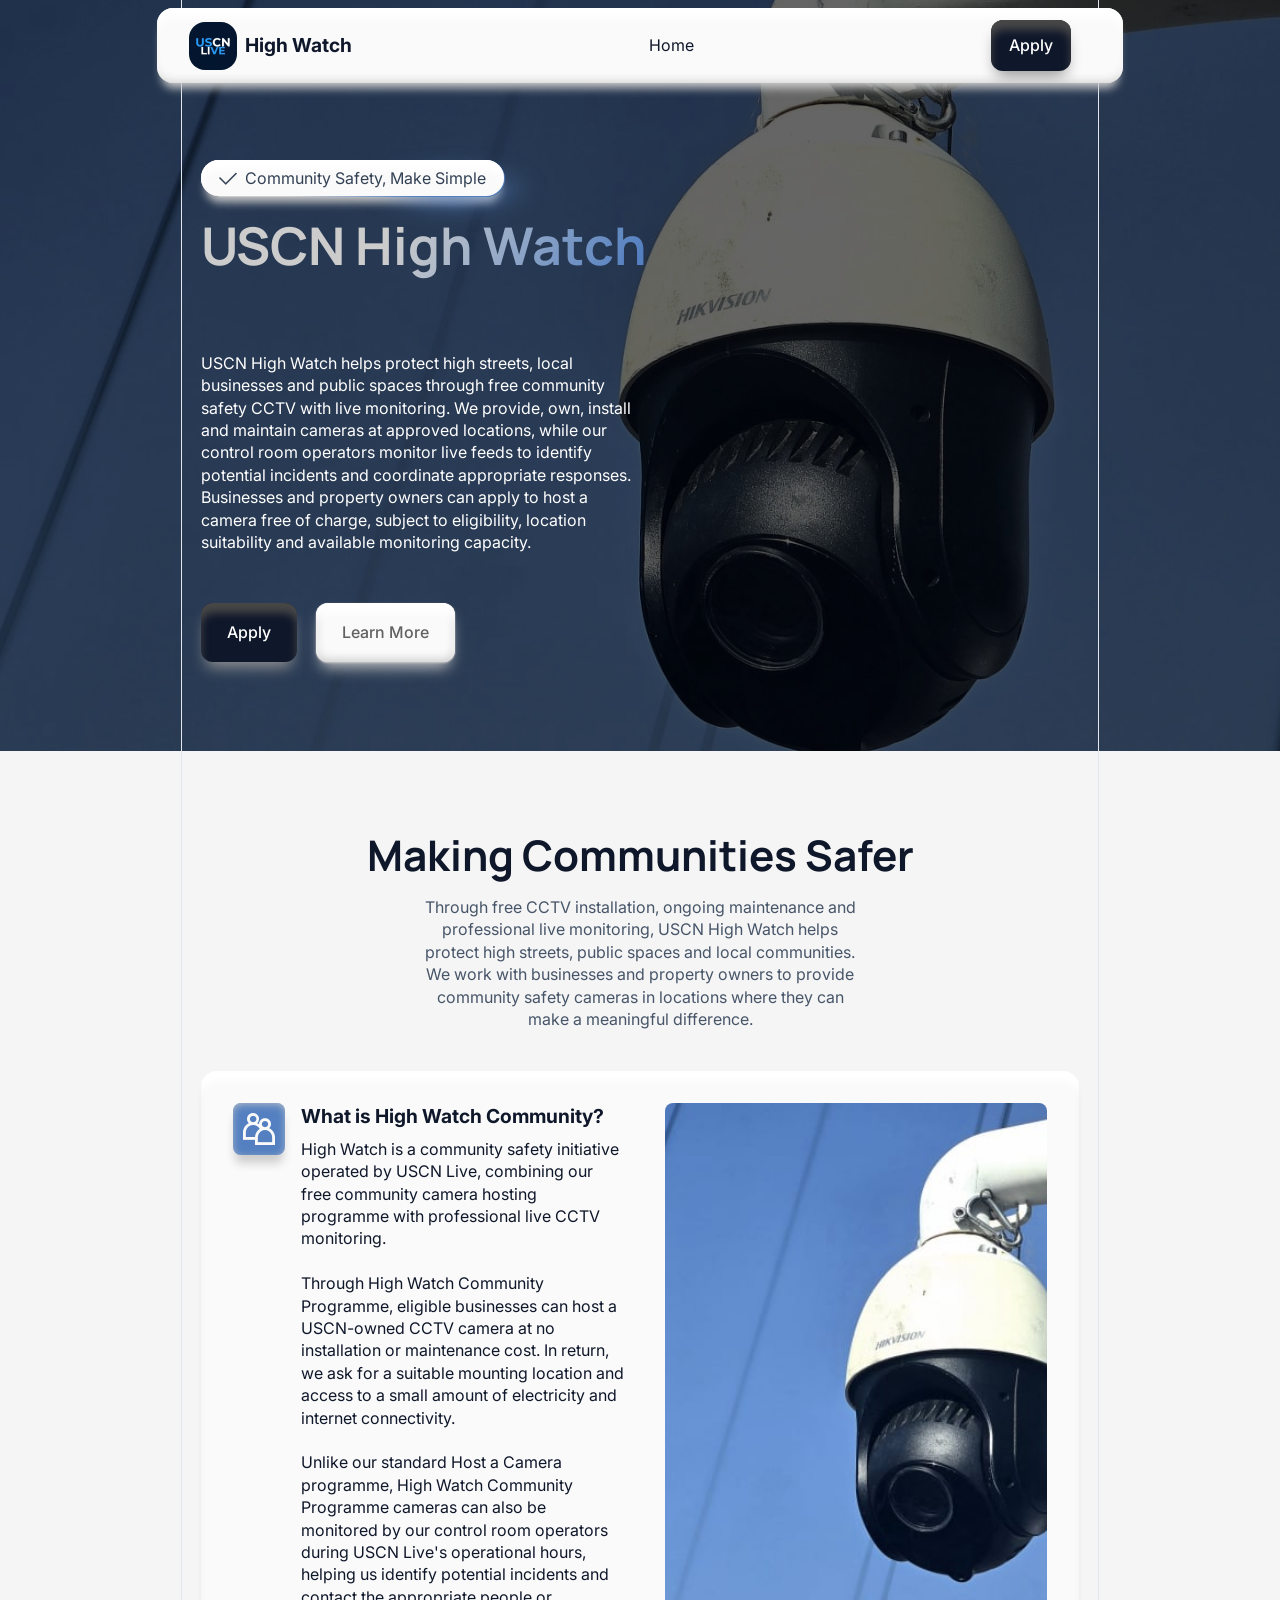
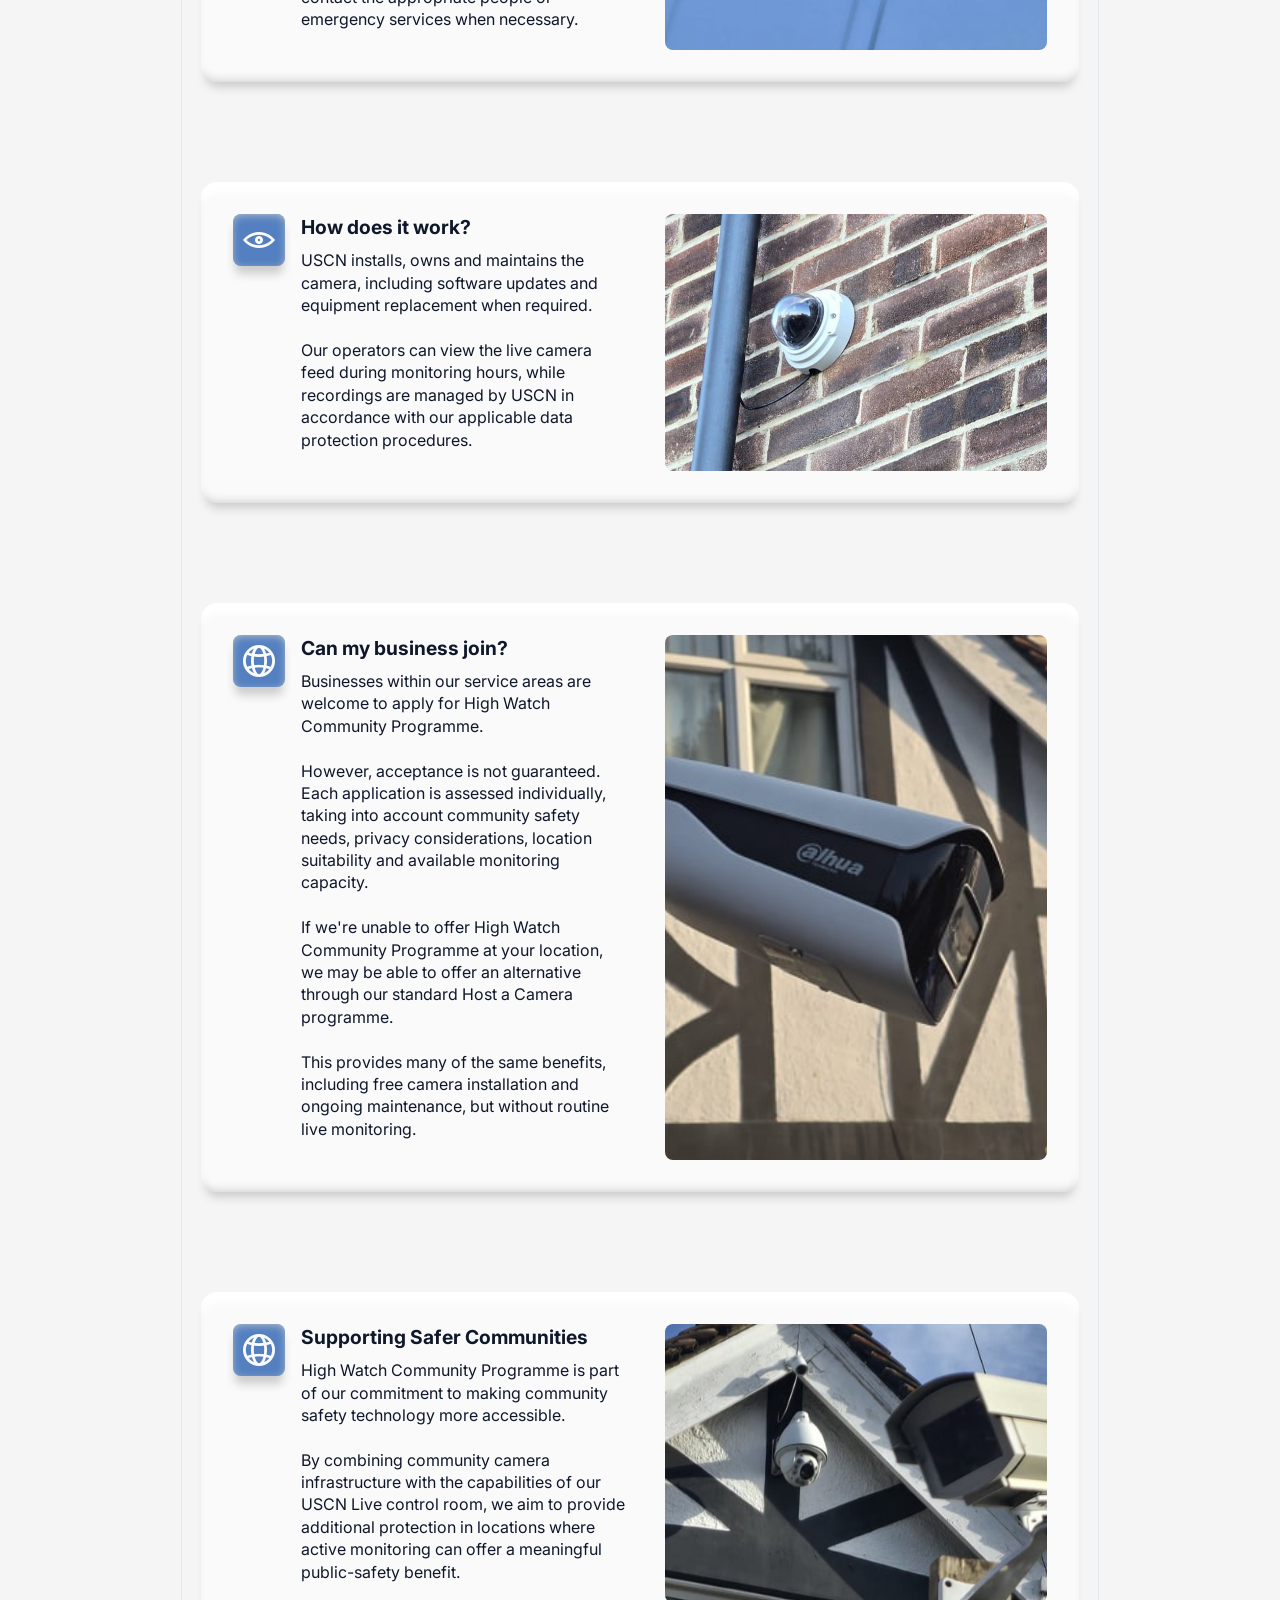
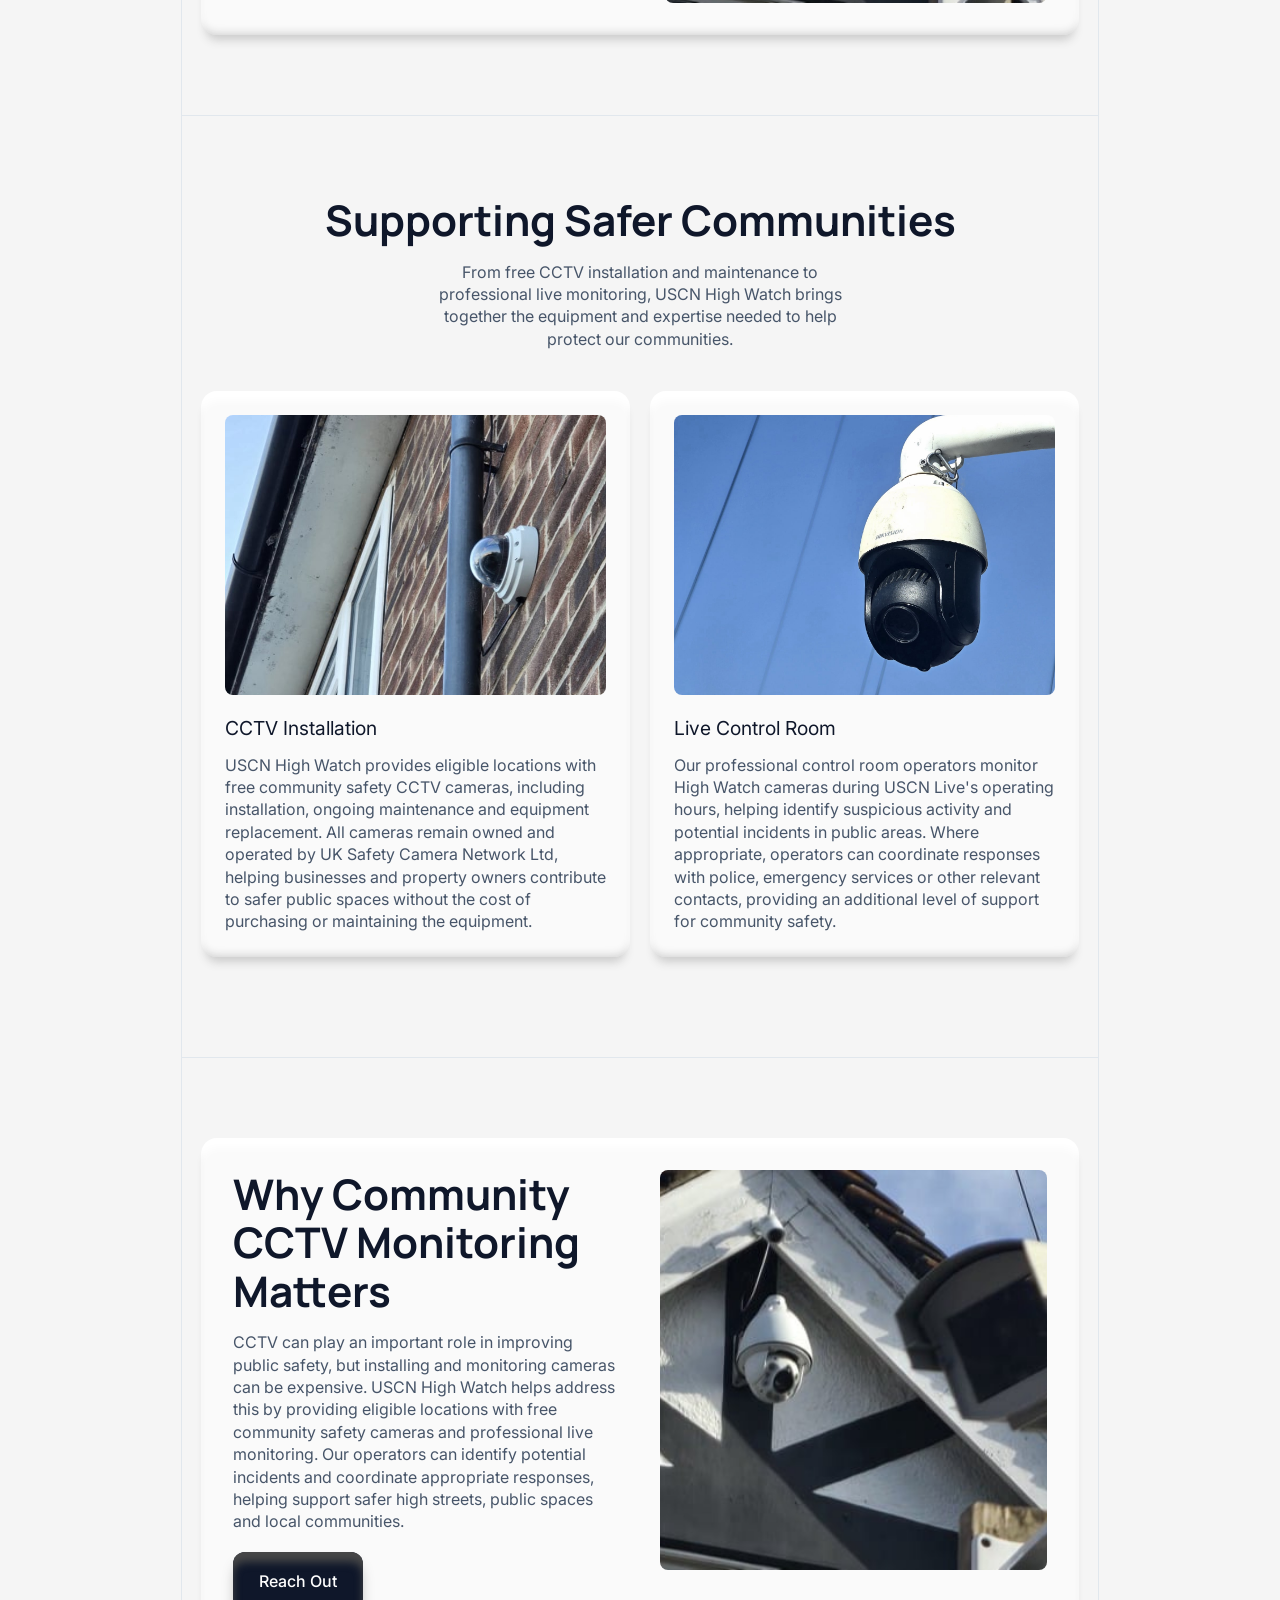
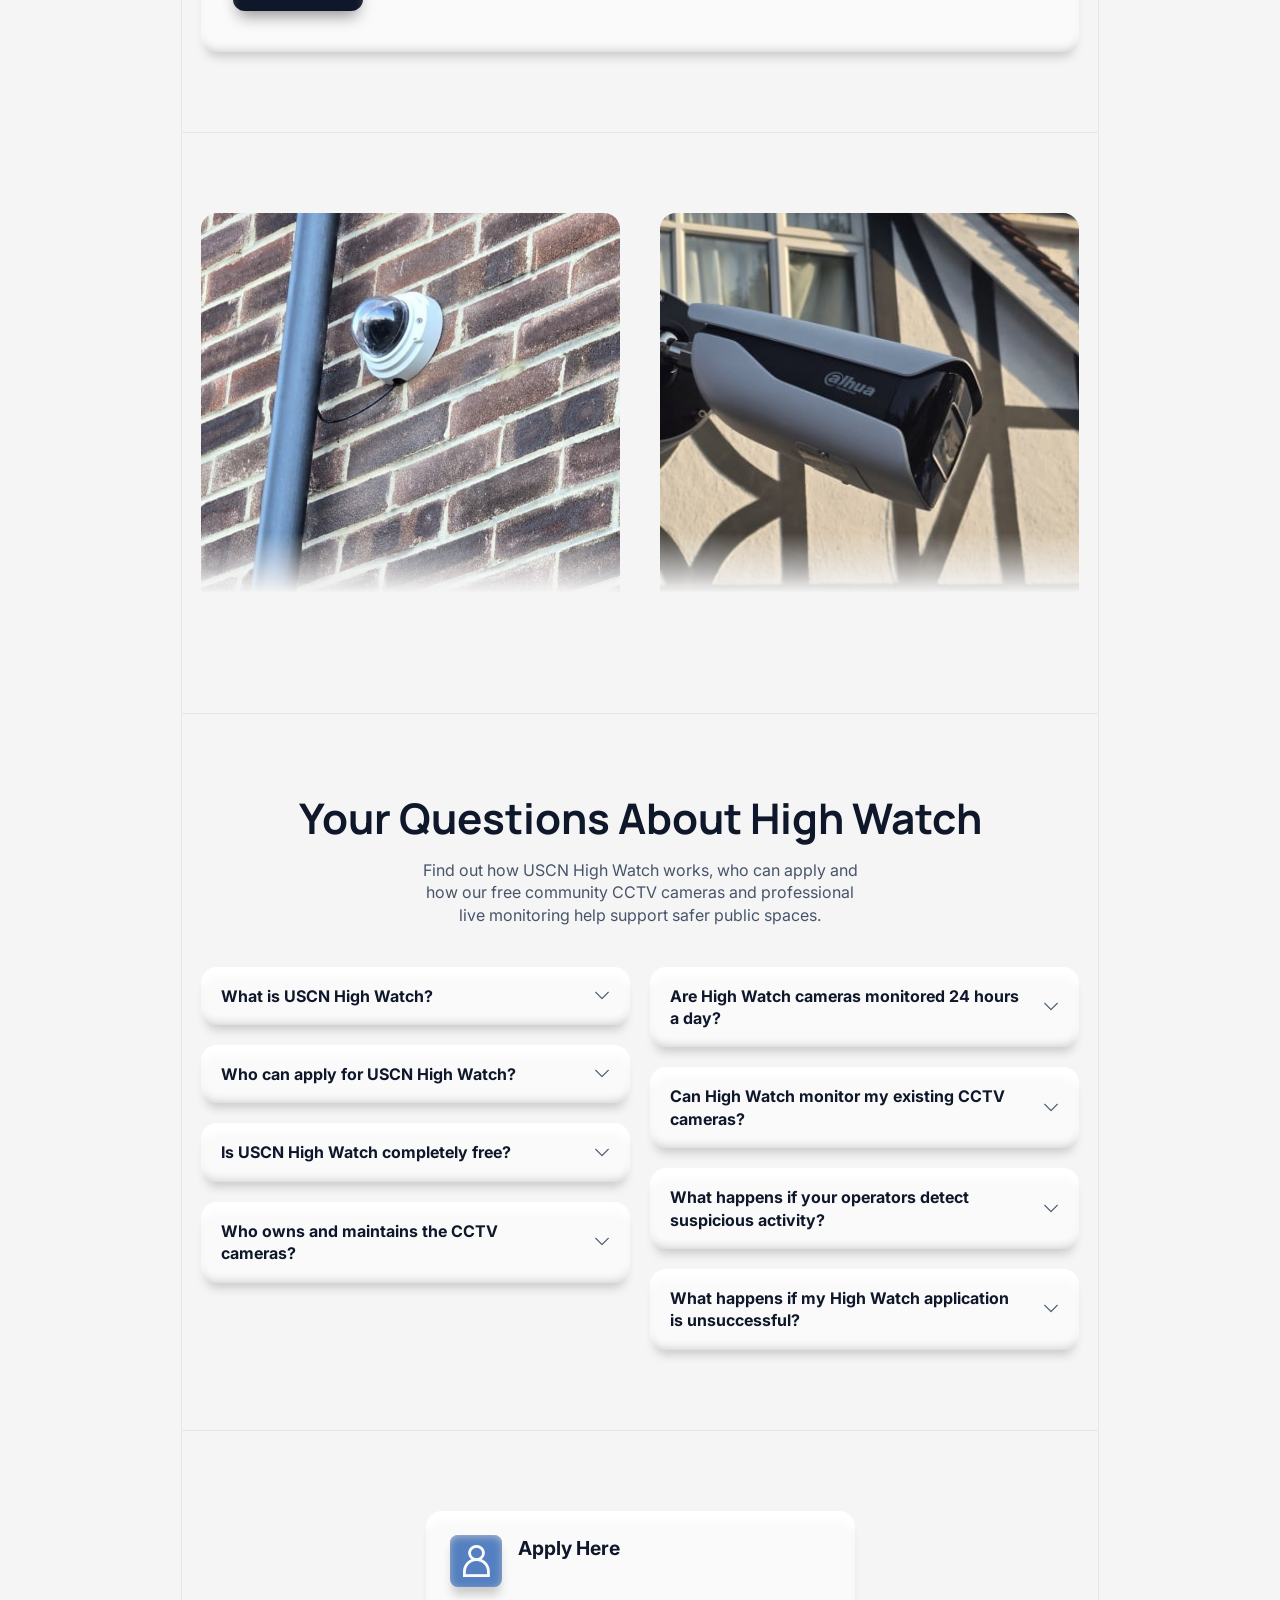
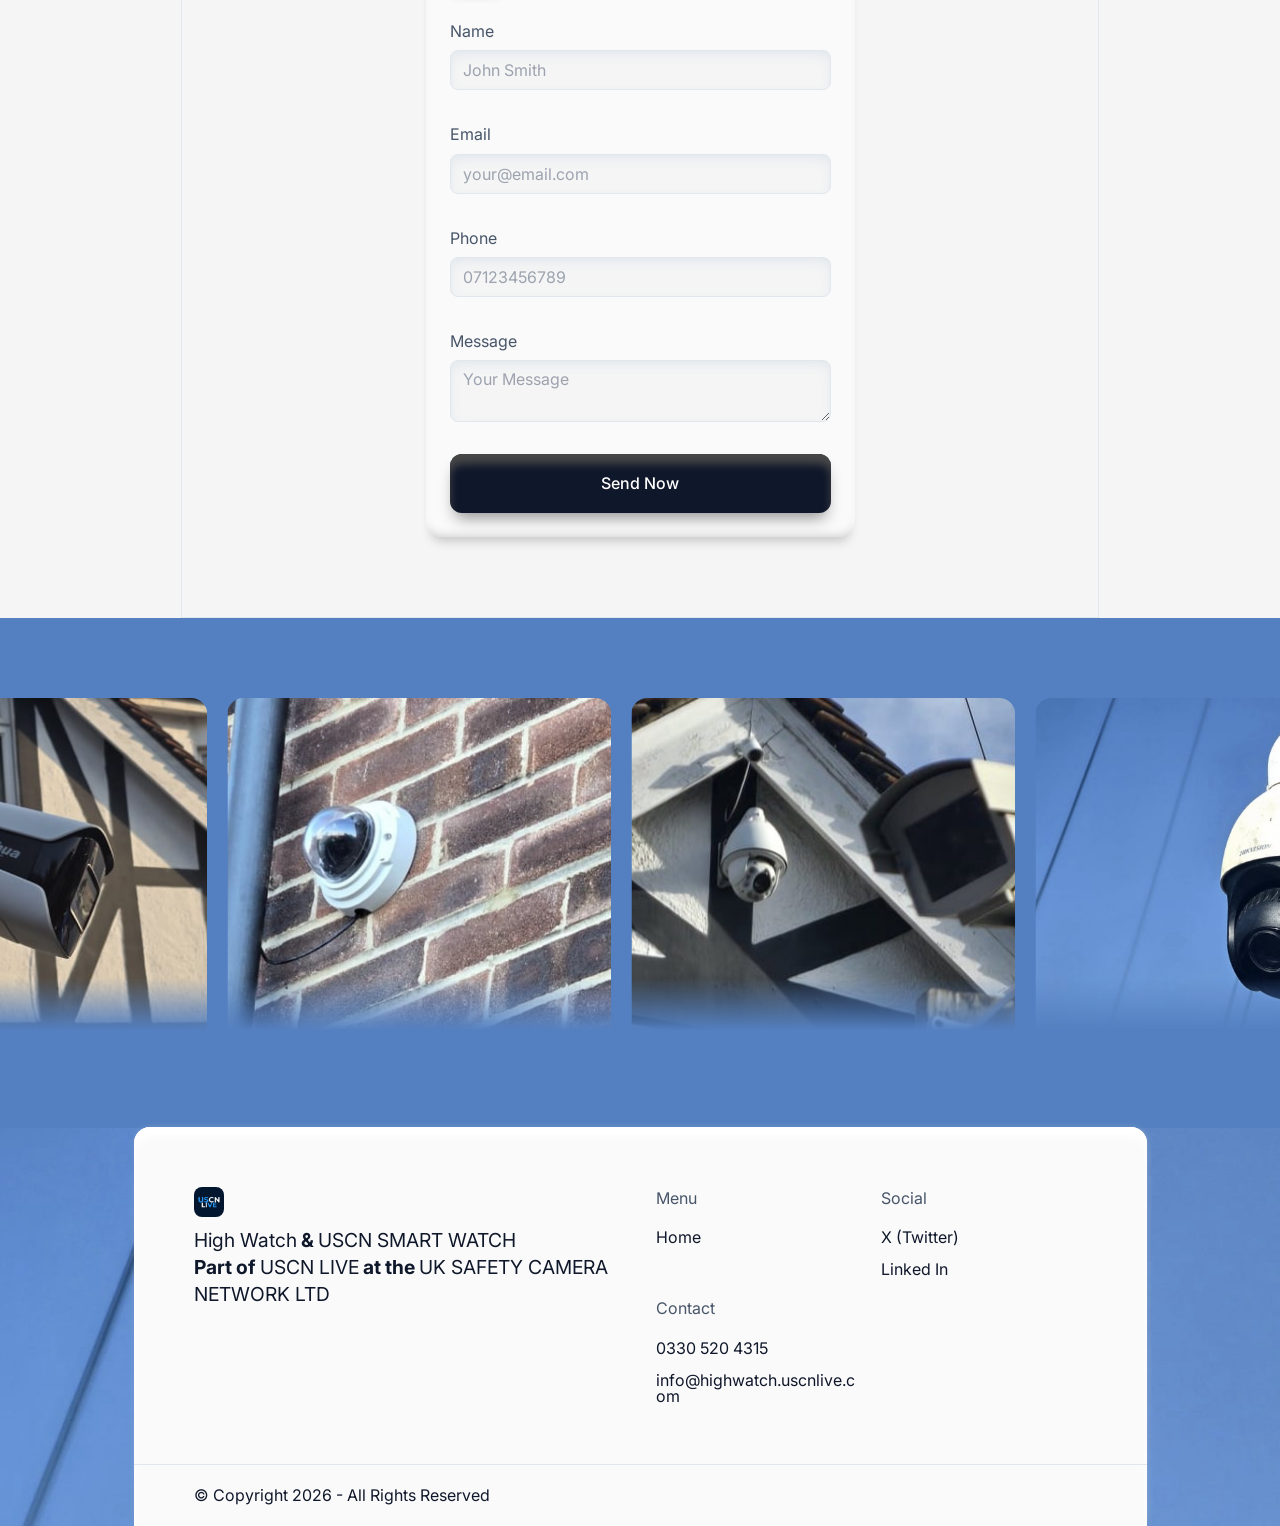
<file: index.html>
<!DOCTYPE html>
<html  >
<head>
  
  <meta charset="UTF-8">
  <meta http-equiv="X-UA-Compatible" content="IE=edge">
  
  <meta name="viewport" content="width=device-width, initial-scale=1, minimum-scale=1">
  <link rel="shortcut icon" href="assets/images/copy20of20lwg-96x96.png" type="image/x-icon">
  <meta name="description" content="">
  
  
  <title>USCN High Watch | Free Community Safety CCTV & Live Monitoring</title>
  <link rel="stylesheet" href="assets/web/assets/mobirise-icons2/mobirise2.css">
  <link rel="stylesheet" href="assets/bootstrap/css/bootstrap.min.css">
  <link rel="stylesheet" href="assets/popup-overlay-plugin/style.css">
  <link rel="stylesheet" href="assets/dropdown/css/style.css">
  <link rel="stylesheet" href="assets/theme/css/style.css">
  <link rel="stylesheet" href="assets/recaptcha.css">
  <link rel="preload" href="https://fonts.googleapis.com/css?family=Manrope:200,300,400,500,600,700,800&display=swap" as="style" onload="this.onload=null;this.rel='stylesheet'">
  <noscript><link rel="stylesheet" href="https://fonts.googleapis.com/css?family=Manrope:200,300,400,500,600,700,800&display=swap"></noscript>
  <link rel="preload" href="https://fonts.googleapis.com/css?family=Inter:100,200,300,400,500,600,700,800,900,100i,200i,300i,400i,500i,600i,700i,800i,900i&display=swap" as="style" onload="this.onload=null;this.rel='stylesheet'">
  <noscript><link rel="stylesheet" href="https://fonts.googleapis.com/css?family=Inter:100,200,300,400,500,600,700,800,900,100i,200i,300i,400i,500i,600i,700i,800i,900i&display=swap"></noscript>
  <link rel="preload" as="style" href="assets/mobirise/css/mbr-additional.css?v=a92vnc"><link rel="stylesheet" href="assets/mobirise/css/mbr-additional.css?v=a92vnc" type="text/css">

  
  
  
</head>
<body>
  
  <section data-bs-version="5.1" class="menu menu01 launchm5 cid-v4MkeaJCvu" once="menu" id="menu01-0">
	

	<nav class="navbar navbar-dropdown navbar-expand-lg">
		<div class="card-wrap container">
			<div class="navbar-brand">
				<span class="navbar-logo">
					<a href="file:///C:/Users/USCN-ADMIN/AppData/Local/Mobirise.com/Mobirise/scanlon1000_0040gmail_002ecom/addons/launchm5/components/index.html">
						<img src="assets/images/copy20of20lwg-96x96.png" alt="USCN LIVE LOGO" style="height: 3rem;">
					</a>
				</span>
				<span class="navbar-caption-wrap"><a class="navbar-caption text-black display-7" href="file:///C:/Users/USCN-ADMIN/AppData/Local/Mobirise.com/Mobirise/scanlon1000_0040gmail_002ecom/addons/launchm5/components/index.html">High Watch</a></span>
			</div>
			<button class="navbar-toggler" type="button" data-toggle="collapse" data-bs-toggle="collapse" data-target="#navbarSupportedContent" data-bs-target="#navbarSupportedContent" aria-controls="navbarNavAltMarkup" aria-expanded="false" aria-label="Toggle navigation">
				<div class="hamburger">
					<span></span>
					<span></span>
					<span></span>
					<span></span>
				</div>
			</button>
			<div class="collapse navbar-collapse little-radius" id="navbarSupportedContent">
				<ul class="navbar-nav nav-dropdown" data-app-modern-menu="true"><li class="nav-item">
						<a class="nav-link link text-black text-primary display-4" href="index.html">Home</a>
					</li></ul>
				
				<div class="navbar-buttons mbr-section-btn"><a class="btn btn-black display-4" href="index.html#form01-b">Apply</a></div>
			</div>
		</div>
	</nav>
</section>

<section data-bs-version="5.1" class="header02 launchm5 cid-v4Mker25GO" id="header02-1">
    

    
    <div class="mbr-overlay" style="opacity: 0.6; background-color: rgb(0, 0, 0);"></div>

    <div class="container">
        <div class="row justify-content-center">
            <div class="col-12 col-lg-10">
                <div class="content-wrapper">
                    <div class="border-wrap border_1"></div>
                    <div class="border-wrap border_2"></div>
                    <div class="label-wrapper">
                        <div class="label-wrap card-wrap large-radius">
                            <div class="label-box card-wrap large-radius">
                                <div class="iconfont-wrapper">
                                    <span class="card-icon mbr-iconfont mobi-mbri-success mobi-mbri" style="color: rgb(51, 65, 85); fill: rgb(51, 65, 85);"></span>
                                </div>
                                <p class="mbr-label mbr-fonts-style display-4">
                                    Community Safety, Make Simple</p>
                            </div>
                        </div>
                    </div>
                    <div class="title-wrapper">
                        <h2 class="mbr-section-title mbr-fonts-style display-1"><strong>USCN High Watch<br></strong><br></h2>
                    </div>
                    <div class="text-wrapper">
                        <p class="mbr-text mbr-fonts-style display-4">
                            USCN High Watch helps protect high streets, local businesses and public spaces through free community safety CCTV with live monitoring. We provide, own, install and maintain cameras at approved locations, while our control room operators monitor live feeds to identify potential incidents and coordinate appropriate responses. Businesses and property owners can apply to host a camera free of charge, subject to eligibility, location suitability and available monitoring capacity.
                        </p>
                    </div>
                    <div class="mbr-section-btn"><a class="btn btn-black display-4" href="index.html#form01-b">Apply</a>
                        <a class="btn btn-white display-4" href="index.html#features02-3">
                            Learn More
                        </a></div>
                </div>
            </div>
        </div>
    </div>
</section>

<section data-bs-version="5.1" class="features02 launchm5 cid-v4Mkg2n6Yb" id="features02-3">
    

    
    

    <div class="container">
        <div class="row justify-content-center">
            <div class="col-12 col-lg-10">
                <div class="content-wrapper">
                    <div class="border-wrap border_1"></div>
                    <div class="border-wrap border_2"></div>
                    <div class="title-wrapper">
                        
                        <h2 class="mbr-section-title mbr-fonts-style display-2"><strong>Making Communities Safer</strong></h2>
                        <div class="text-wrapper">
                            <p class="mbr-text mbr-fonts-style display-4">
                                Through free CCTV installation, ongoing maintenance and professional live monitoring, USCN High Watch helps protect high streets, public spaces and local communities. We work with businesses and property owners to provide community safety cameras in locations where they can make a meaningful difference.
                            </p>
                        </div>
                    </div>
                    <div class="items-wrapper">
                        <div class="item features-image">
                            <div class="item-wrapper">
                                <div class="icon-wrapper">
                                    <span class="card-icon mbr-iconfont card-wrap little-radius mobi-mbri-users mobi-mbri" style="color: rgb(250, 250, 250); fill: rgb(250, 250, 250);"></span>
                                </div>
                                <div class="item-content">
                                    <div class="card-box">
                                        <h4 class="item-title mbr-fonts-style display-7"><strong>What is High Watch Community?</strong></h4>
                                        <p class="item-desc mbr-fonts-style display-4">High Watch is a community safety initiative operated by USCN Live, combining our free community camera hosting programme with professional live CCTV monitoring.
<br>
<br>Through High Watch Community Programme, eligible businesses can host a USCN-owned CCTV camera at no installation or maintenance cost. In return, we ask for a suitable mounting location and access to a small amount of electricity and internet connectivity.
<br>
<br>Unlike our standard Host a Camera programme, High Watch Community Programme cameras can also be monitored by our control room operators during USCN Live's operational hours, helping us identify potential incidents and contact the appropriate people or emergency services when necessary.</p>
                                        
                                        
                                        
                                    </div>
                                    <div class="item-img">
                                        <img class="little-radius" src="assets/images/ptzcam1-614x499.jpg" alt="PTZ Camera">
                                    </div>
                                </div>
                            </div>
                        </div>
                        <div class="item features-image">
                            <div class="item-wrapper">
                                <div class="icon-wrapper">
                                    <span class="card-icon mbr-iconfont card-wrap little-radius mobi-mbri-preview mobi-mbri" style="color: rgb(250, 250, 250); fill: rgb(250, 250, 250);"></span>
                                </div>
                                <div class="item-content">
                                    <div class="card-box">
                                        <h4 class="item-title mbr-fonts-style display-7"><strong>How does it work?</strong></h4>
                                        <p class="item-desc mbr-fonts-style display-4">USCN installs, owns and maintains the camera, including software updates and equipment replacement when required.
<br>
<br>Our operators can view the live camera feed during monitoring hours, while recordings are managed by USCN in accordance with our applicable data protection procedures.</p>
                                        
                                        
                                        
                                    </div>
                                    <div class="item-img">
                                        <img class="little-radius" src="assets/images/20261013-170117-904x503.jpg" alt="Dome Camera">
                                    </div>
                                </div>
                            </div>
                        </div>
                        <div class="item features-image">
                            <div class="item-wrapper">
                                <div class="icon-wrapper">
                                    <span class="card-icon mbr-iconfont card-wrap little-radius mobi-mbri-globe-2 mobi-mbri" style="color: rgb(250, 250, 250); fill: rgb(250, 250, 250);"></span>
                                </div>
                                <div class="item-content">
                                    <div class="card-box">
                                        <h4 class="item-title mbr-fonts-style display-7"><strong>Can my business join?</strong></h4>
                                        <p class="item-desc mbr-fonts-style display-4">Businesses within our service areas are welcome to apply for High Watch Community Programme.
<br>
<br>However, acceptance is not guaranteed. Each application is assessed individually, taking into account community safety needs, privacy considerations, location suitability and available monitoring capacity.
<br>
<br>If we're unable to offer High Watch Community Programme at your location, we may be able to offer an alternative through our standard Host a Camera programme.
<br>
<br>This provides many of the same benefits, including free camera installation and ongoing maintenance, but without routine live monitoring.</p>
                                        
                                        
                                        
                                    </div>
                                    <div class="item-img">
                                        <img class="little-radius" src="assets/images/20250726-1911280-672x378.jpg" alt="Bullet Camera">
                                    </div>
                                </div>
                            </div>
                        </div><div class="item features-image">
                            <div class="item-wrapper">
                                <div class="icon-wrapper">
                                    <span class="card-icon mbr-iconfont card-wrap little-radius mobi-mbri-globe-2 mobi-mbri" style="color: rgb(250, 250, 250); fill: rgb(250, 250, 250);"></span>
                                </div>
                                <div class="item-content">
                                    <div class="card-box">
                                        <h4 class="item-title mbr-fonts-style display-7"><strong>Supporting Safer Communities</strong></h4>
                                        <p class="item-desc mbr-fonts-style display-4">High Watch Community Programme is part of our commitment to making community safety technology more accessible.
<br>
<br>By combining community camera infrastructure with the capabilities of our USCN Live control room, we aim to provide additional protection in locations where active monitoring can offer a meaningful public-safety benefit.</p>
                                        
                                        
                                        
                                    </div>
                                    <div class="item-img">
                                        <img class="little-radius" src="assets/images/screenshot-20260728-121339-gallery-613x345.jpg" alt="Cameras" data-slide-to="3" data-bs-slide-to="4">
                                    </div>
                                </div>
                            </div>
                        </div>
                    </div>
                </div>
            </div>
        </div>
    </div>
</section>

<section data-bs-version="5.1" class="features03 launchm5 cid-v4MkjEuQY1" id="features03-4">
    

    
    

    <div class="container">
        <div class="row justify-content-center">
            <div class="col-12 col-lg-10">
                <div class="content-wrapper">
                    <div class="border-wrap border_1"></div>
                    <div class="border-wrap border_2"></div>
                    <div class="title-wrapper">
                        
                        <h2 class="mbr-section-title mbr-fonts-style display-2"><strong>Supporting Safer Communities</strong></h2>
                        <div class="text-wrapper">
                            <p class="mbr-text mbr-fonts-style display-4">
                                From free CCTV installation and maintenance to professional live monitoring, USCN High Watch brings together the equipment and expertise needed to help protect our communities.
                            </p>
                        </div>
                    </div>
                    <div class="row items-wrapper justify-content-center">
                        <div class="col-12 col-lg-6 item features-image">
                            <div class="item-wrapper">
                                <div class="item-content">
                                    <div class="item-img card-wrap little-radius">
                                        <img class="little-radius" src="assets/images/20261013-170106-672x601.jpg" alt="Dome Camera On Wall">
                                    </div>
                                    
                                    <h4 class="item-title mbr-fonts-style display-7">CCTV Installation</h4>
                                    <p class="item-text mbr-fonts-style display-4">
                                        USCN High Watch provides eligible locations with free community safety CCTV cameras, including installation, ongoing maintenance and equipment replacement. All cameras remain owned and operated by UK Safety Camera Network Ltd, helping businesses and property owners contribute to safer public spaces without the cost of purchasing or maintaining the equipment.
                                    </p>
                                    
                                </div>
                            </div>
                        </div>
                        <div class="col-12 col-lg-6 item features-image">
                            <div class="item-wrapper">
                                <div class="item-content">
                                    <div class="item-img card-wrap little-radius">
                                        <img class="little-radius" src="assets/images/ptzcam1-1440x1171.jpg" alt="PTZ Camera">
                                    </div>
                                    
                                    <h4 class="item-title mbr-fonts-style display-7">
                                        Live Control Room<br></h4>
                                    <p class="item-text mbr-fonts-style display-4">
                                        Our professional control room operators monitor High Watch cameras during USCN Live's operating hours, helping identify suspicious activity and potential incidents in public areas. Where appropriate, operators can coordinate responses with police, emergency services or other relevant contacts, providing an additional level of support for community safety.
                                    </p>
                                    
                                </div>
                            </div>
                        </div>
                    </div>
                </div>
            </div>
        </div>
    </div>
</section>

<section data-bs-version="5.1" class="article02 launchm5 cid-v4MkpSPGe2" id="article02-6">
    

    
    

    <div class="container">
        <div class="row justify-content-center">
            <div class="col-12 col-lg-10">
                <div class="content-wrapper">
                    <div class="border-wrap border_1"></div>
                    <div class="border-wrap border_2"></div>
                    <div class="card-wrapper">
                        <div class="row items-wrapper">
                            <div class="col-12 col-lg-6 card">
                                <div class="title-wrapper">
                                    <h2 class="mbr-section-title mbr-fonts-style display-2"><strong>Why Community CCTV Monitoring Matters</strong></h2>
                                    <div class="text-wrapper">
                                        <p class="mbr-text mbr-fonts-style display-4">
                                            CCTV can play an important role in improving public safety, but installing and monitoring cameras can be expensive. USCN High Watch helps address this by providing eligible locations with free community safety cameras and professional live monitoring. Our operators can identify potential incidents and coordinate appropriate responses, helping support safer high streets, public spaces and local communities.
                                        </p>
                                    </div>
                                    <div class="mbr-section-btn"><a class="btn btn-black display-4" href="index.html#form01-b">Reach Out</a></div>
                                </div>
                            </div>
                            <div class="col-12 col-lg-6 card">
                                <div class="image-wrapper">
                                    <img class="little-radius" src="assets/images/screenshot-20260728-121339-gallery-613x345.jpg" alt="Cameras On House">
                                </div>
                            </div>
                        </div>
                    </div>
                </div>
            </div>
        </div>
    </div>
</section>

<section data-bs-version="5.1" class="gallery01 launchm5 cid-v4MkqY7Ul3" id="gallery01-7">
    

    
    

    <div class="container">
        <div class="row justify-content-center">
            <div class="col-12 col-lg-10">
                <div class="content-wrapper">
                    <div class="border-wrap border_1"></div>
                    <div class="border-wrap border_2"></div>
                    <div class="row items-wrapper justify-content-center">
                        <div class="col-12 col-lg-6 item features-image">
                            <div class="item-wrapper">
                                <div class="item-img">
                                    <img src="assets/images/20261013-170116-672x959.jpg" alt="CCTV Camera on Wall">
                                </div>
                            </div>
                        </div>
                        <div class="col-12 col-lg-6 item features-image">
                            <div class="item-wrapper">
                                <div class="item-img">
                                    <img src="assets/images/20250726-1911280-672x378.jpg" alt="Bullet Camera On a wood Post">
                                </div>
                            </div>
                        </div>
                        
                        
                    </div>
                </div>
            </div>
        </div>
    </div>
</section>

<section data-bs-version="5.1" class="list01 launchm5 cid-v4MktOjYLU" id="list01-c">
    

    
    

    <div class="container">
        <div class="row justify-content-center">
            <div class="col-12 col-lg-10">
                <div class="content-wrapper">
                    <div class="border-wrap border_1"></div>
                    <div class="border-wrap border_2"></div>
                    <div class="title-wrapper">
                        
                        <h2 class="mbr-section-title mbr-fonts-style display-2"><strong>Your Questions About High Watch</strong></h2>
                        <div class="text-wrapper">
                            <p class="mbr-text mbr-fonts-style display-4">
                                Find out how USCN High Watch works, who can apply and how our free community CCTV cameras and professional live monitoring help support safer public spaces.
                            </p>
                        </div>
                    </div>
                    <div id="bootstrap-accordion_7" class="panel-group accordionStyles accordion" role="tablist" aria-multiselectable="true">
                        <div class="content-wrap">
                            <div class="card">
                                <div class="card-header" role="tab" id="headingOne">
                                    <a role="button" class="panel-title collapsed" data-toggle="collapse" data-bs-toggle="collapse" data-core="" href="#collapse1_7" aria-expanded="false" aria-controls="collapse1">
                                        <h4 class="panel-title-edit mbr-fonts-style display-4"><strong>What is USCN High Watch?</strong></h4>
                                        <div class="icon-wrapper">
                                            <span class="sign mbr-iconfont mobi-mbri-arrow-down mobi-mbri"></span>
                                        </div>
                                    </a>
                                </div>
                                <div id="collapse1_7" class="panel-collapse noScroll collapse" role="tabpanel" aria-labelledby="headingOne" data-parent="#accordion" data-bs-parent="#bootstrap-accordion_7">
                                    <div class="panel-body">
                                        <p class="panel-text mbr-fonts-style display-4">
                                            USCN High Watch is a free community safety CCTV programme operated by UK Safety Camera Network Ltd. We provide, install, own and maintain CCTV cameras at approved locations, helping monitor high streets and public spaces. Our control room operators can view live footage during operating hours, identify potential incidents and coordinate appropriate responses. The programme focuses on wider community safety rather than dedicated security for individual businesses.
                                        </p>
                                    </div>
                                </div>
                            </div>
                            <div class="card">
                                <div class="card-header" role="tab" id="headingTwo">
                                    <a role="button" class="panel-title collapsed" data-toggle="collapse" data-bs-toggle="collapse" data-core="" href="#collapse2_7" aria-expanded="false" aria-controls="collapse2">
                                        <h4 class="panel-title-edit mbr-fonts-style display-4"><strong>Who can apply for USCN High Watch?</strong></h4>
                                        <div class="icon-wrapper">
                                            <span class="sign mbr-iconfont mobi-mbri-arrow-down mobi-mbri"></span>
                                        </div>
                                    </a>
                                </div>
                                <div id="collapse2_7" class="panel-collapse noScroll collapse" role="tabpanel" aria-labelledby="headingTwo" data-parent="#accordion" data-bs-parent="#bootstrap-accordion_7">
                                    <div class="panel-body">
                                        <p class="panel-text mbr-fonts-style display-4">
                                            Businesses, property owners and other suitable premises within our service areas can apply to host a High Watch camera. Each application is assessed individually, considering the location, potential community safety benefits, privacy requirements and available resources. Acceptance is not guaranteed.
                                        </p>
                                    </div>
                                </div>
                            </div>
                            <div class="card">
                                <div class="card-header" role="tab" id="headingThree">
                                    <a role="button" class="panel-title collapsed" data-toggle="collapse" data-bs-toggle="collapse" data-core="" href="#collapse3_7" aria-expanded="false" aria-controls="collapse3">
                                        <h4 class="panel-title-edit mbr-fonts-style display-4"><strong>Is USCN High Watch completely free?</strong></h4>
                                        <div class="icon-wrapper">
                                            <span class="sign mbr-iconfont mobi-mbri-arrow-down mobi-mbri"></span>
                                        </div>
                                    </a>
                                </div>
                                <div id="collapse3_7" class="panel-collapse noScroll collapse" role="tabpanel" aria-labelledby="headingThree" data-parent="#accordion" data-bs-parent="#bootstrap-accordion_7">
                                    <div class="panel-body">
                                        <p class="panel-text mbr-fonts-style display-4">
                                            Yes. Approved High Watch hosts receive CCTV equipment, installation, maintenance and live monitoring free of charge. The cameras remain the property of UK Safety Camera Network Ltd. Hosts may be required to provide a suitable mounting location, electricity and internet connectivity under the hosting agreement.
                                        </p>
                                    </div>
                                </div>
                            </div>
                            <div class="card">
                                <div class="card-header" role="tab" id="headingFour">
                                    <a role="button" class="panel-title collapsed" data-toggle="collapse" data-bs-toggle="collapse" data-core="" href="#collapse4_7" aria-expanded="false" aria-controls="collapse4">
                                        <h4 class="panel-title-edit mbr-fonts-style display-4"><strong>Who owns and maintains the CCTV cameras?</strong></h4>
                                        <div class="icon-wrapper">
                                            <span class="sign mbr-iconfont mobi-mbri-arrow-down mobi-mbri"></span>
                                        </div>
                                    </a>
                                </div>
                                <div id="collapse4_7" class="panel-collapse noScroll collapse" role="tabpanel" aria-labelledby="headingFour" data-parent="#accordion" data-bs-parent="#bootstrap-accordion_7">
                                    <div class="panel-body">
                                        <p class="panel-text mbr-fonts-style display-4">
                                            All High Watch cameras are owned and operated by UK Safety Camera Network Ltd. We are responsible for their maintenance, software updates, security and replacement when required. Participating businesses do not need to purchase or independently maintain the camera equipment.
                                        </p>
                                    </div>
                                </div>
                            </div>
                        </div>
                        <div class="content-wrap">
                            <div class="card">
                                <div class="card-header" role="tab" id="headingFive">
                                    <a role="button" class="panel-title collapsed" data-toggle="collapse" data-bs-toggle="collapse" data-core="" href="#collapse5_7" aria-expanded="false" aria-controls="collapse5">
                                        <h4 class="panel-title-edit mbr-fonts-style display-4"><strong>Are High Watch cameras monitored 24 hours a day?</strong></h4>
                                        <div class="icon-wrapper">
                                            <span class="sign mbr-iconfont mobi-mbri-arrow-down mobi-mbri"></span>
                                        </div>
                                    </a>
                                </div>
                                <div id="collapse5_7" class="panel-collapse noScroll collapse" role="tabpanel" aria-labelledby="headingFive" data-parent="#accordion" data-bs-parent="#bootstrap-accordion_7">
                                    <div class="panel-body">
                                        <p class="panel-text mbr-fonts-style display-4">
                                            No. High Watch cameras are monitored by our human operators during USCN Live's published operating hours. Outside these hours, cameras may continue recording in accordance with their configured retention and recording arrangements. Live monitoring does not guarantee that every incident will be detected or prevented.
                                        </p>
                                    </div>
                                </div>
                            </div>
                            <div class="card">
                                <div class="card-header" role="tab" id="headingSix">
                                    <a role="button" class="panel-title collapsed" data-toggle="collapse" data-bs-toggle="collapse" data-core="" href="#collapse6_7" aria-expanded="false" aria-controls="collapse6">
                                        <h4 class="panel-title-edit mbr-fonts-style display-4"><strong>Can High Watch monitor my existing CCTV cameras?</strong></h4>
                                        <div class="icon-wrapper">
                                            <span class="sign mbr-iconfont mobi-mbri-arrow-down mobi-mbri"></span>
                                        </div>
                                    </a>
                                </div>
                                <div id="collapse6_7" class="panel-collapse noScroll collapse" role="tabpanel" aria-labelledby="headingSix" data-parent="#accordion" data-bs-parent="#bootstrap-accordion_7">
                                    <div class="panel-body">
                                        <p class="panel-text mbr-fonts-style display-4">
                                            No. High Watch is designed around community safety cameras supplied, owned and operated by USCN. If you already have CCTV cameras and would like professional live monitoring, our standard paid USCN Live service may be suitable. Eligible public bodies, charities and not-for-profit organisations may also be able to apply through our separate USCN Live Smartwatch programme.
                                        </p>
                                    </div>
                                </div>
                            </div>
                            <div class="card">
                                <div class="card-header" role="tab" id="headingSeven">
                                    <a role="button" class="panel-title collapsed" data-toggle="collapse" data-bs-toggle="collapse" data-core="" href="#collapse7_7" aria-expanded="false" aria-controls="collapse7">
                                        <h4 class="panel-title-edit mbr-fonts-style display-4"><strong>What happens if your operators detect suspicious activity?</strong></h4>
                                        <div class="icon-wrapper">
                                            <span class="sign mbr-iconfont mobi-mbri-arrow-down mobi-mbri"></span>
                                        </div>
                                    </a>
                                </div>
                                <div id="collapse7_7" class="panel-collapse noScroll collapse" role="tabpanel" aria-labelledby="headingSeven" data-parent="#accordion" data-bs-parent="#bootstrap-accordion_7">
                                    <div class="panel-body">
                                        <p class="panel-text mbr-fonts-style display-4">
                                            If our operators identify a potential incident, they assess the situation and take appropriate action. Depending on the circumstances, this may include contacting the police, emergency services or other relevant contacts. Our aim is to support timely responses to incidents affecting public and community safety.
                                        </p>
                                    </div>
                                </div>
                            </div>
                            <div class="card">
                                <div class="card-header" role="tab" id="headingEight">
                                    <a role="button" class="panel-title collapsed" data-toggle="collapse" data-bs-toggle="collapse" data-core="" href="#collapse8_7" aria-expanded="false" aria-controls="collapse8">
                                        <h4 class="panel-title-edit mbr-fonts-style display-4"><strong>What happens if my High Watch application is unsuccessful?</strong></h4>
                                        <div class="icon-wrapper">
                                            <span class="sign mbr-iconfont mobi-mbri-arrow-down mobi-mbri"></span>
                                        </div>
                                    </a>
                                </div>
                                <div id="collapse8_7" class="panel-collapse noScroll collapse" role="tabpanel" aria-labelledby="headingEight" data-parent="#accordion" data-bs-parent="#bootstrap-accordion_7">
                                    <div class="panel-body">
                                        <p class="panel-text mbr-fonts-style display-4">
                                            Not every location can be accepted into High Watch. If we're unable to provide live monitoring, we may consider your location for our standard Host a Camera programme, which provides free USCN-owned community CCTV without routine live monitoring. Any alternative remains subject to eligibility, location suitability and available resources.
                                        </p>
                                    </div>
                                </div>
                            </div>
                        </div>
                    </div>
                </div>
            </div>
        </div>
    </div>
</section>

<section data-bs-version="5.1" class="form01 launchm5 cid-v4Mkt38Oxd" id="form01-b">
    

    
    

    <div class="container">
        <div class="row justify-content-center">
            <div class="col-12 col-lg-10">
                <div class="content-wrapper">
                    <div class="border-wrap border_1"></div>
                    <div class="border-wrap border_2"></div>
                    
                    <div class="row items-wrapper justify-content-center">
                        <div class="col-12 col-lg-6 card">
                            <div class="card-wrapper">
                                <div class="title-wrap">
                                    <div class="icon-wrapper">
                                        <span class="card-icon mbr-iconfont card-wrap little-radius mobi-mbri-user mobi-mbri" style="color: rgb(250, 250, 250); fill: rgb(250, 250, 250);"></span>
                                    </div>
                                    <div class="card-box">
                                        <h4 class="item-title mbr-fonts-style display-7"><strong>
                                            Apply Here</strong></h4>
                                        
                                    </div>
                                </div>
                                <div class="mbr-form form-wrap" data-form-type="formoid">
                                    <form action="https://mobirise.eu/" method="POST" class="mbr-form form-with-styler" data-form-title="Form Name"><input type="hidden" name="email" data-form-email="true" value="azR+xrOZcr4SDo4qzOFHGfwF/+d7U6vKIM1aCPcqaRz6c8pWVqogpymqPJTjwWux9JolapuCEC1YejOCwUioh+YPqnyOO4zmohEu/zShzVOtqMJLCTvBF6uiPCV2aErK.Pp6z1W+ZCqLDfJFcMgDau3n1zlP61HTbNPr2RZ8Ipl1vrMqMneY0YoiB5RgLezlbXZiiKyBRpX7csOIUbmCOrSYOyJCh2MMkxeGrh6x7vD7ZBnDmz7lBlVMLCi36HirM">
                                        <div class="row">
                                            <div hidden="hidden" data-form-alert="" class="alert alert-success col-12">Thanks for filling out the form!</div>
                                            <div hidden="hidden" data-form-alert-danger="" class="alert alert-danger col-12"> Oops...! some problem!
                                            </div>
                                        </div>
                                        <div class="dragArea row">
                                            <div class="col-lg-12 col-md-12 col-sm-12 form-group mb-3" data-for="name">
                                                <label for="name-form01-b" class="form-control-label mbr-fonts-style display-4">Name</label>
                                                <input type="text" name="name" placeholder="John Smith" data-form-field="name" class="form-control display-4" value="" id="name-form01-b">
                                            </div>
                                            <div class="col-lg-12 col-md-12 col-sm-12 form-group mb-3" data-for="email1">
                                                <label for="email1-form01-b" class="form-control-label mbr-fonts-style display-4">Email</label>
                                                <input type="email" name="email1" placeholder="your@email.com" data-form-field="email1" class="form-control display-4" value="" id="email1-form01-b">
                                            </div>
                                            <div data-for="text" class="col-lg-12 col-md-12 col-sm-12 form-group mb-3">
                                                <label for="text-form01-b" class="form-control-label mbr-fonts-style display-4">Phone</label>
                                                <input type="text" name="text" placeholder="07123456789" data-form-field="text" class="form-control display-4" value="" id="text-form01-b">
                                            </div>
                                            <div data-for="textarea" class="col-lg-12 col-md-12 col-sm-12 form-group mb-3">
                                                <label for="textarea-form01-b" class="form-control-label mbr-fonts-style display-4">Message</label>
                                                <textarea name="textarea" placeholder="Your Message" data-form-field="textarea" class="form-control display-4" id="textarea-form01-b"></textarea>
                                            </div>
                                            <div class="col-md-auto col mbr-section-btn">
                                                <button type="submit" class="btn btn-black display-4"> Send Now </button>
                                            </div>
                                        </div>
                                    </form>
                                </div>
                            </div>
                        </div>
                        
                    </div>
                </div>
            </div>
        </div>
    </div>
</section>

<section data-bs-version="5.1" class="gallery02 launchm5 cid-v4Ml5ikfgz" id="gallery02-g">
    
    
    <div class="container-fluid gallery-wrapper">
        <div class="row justify-content-center">
            <div class="col-12 content-head">
                <div class="mbr-section-head">
                    
                </div>
            </div>
        </div>
        <div class="grid-container">
            <div class="grid-container-3 moving-left" style="transform: translate3d(-200px, 0px, 0px);">
                <div class="grid-item">
                    <img src="assets/images/ptzcam1-614x499.jpg" alt="PTZ Camera">
                </div>
                <div class="grid-item">
                  <img src="assets/images/20250726-1911280-614x346.jpg" alt="Camera on wood post">
                </div>
                <div class="grid-item">
                  <img src="assets/images/20261013-170117-672x374.jpg" alt="Camera On Brick Wall">
                </div>
                <div class="grid-item">
                  <img src="assets/images/screenshot-20260728-121339-gallery-613x345.jpg" alt="House Cameras">
                </div>
            </div>
        </div>
    </div>
</section>

<section data-bs-version="5.1" class="footer01 launchm5 cid-v4MkvNLq4o" once="footers" id="footer01-e">
    

    
    

    <div class="container">
        <div class="row justify-content-center">
            <div class="col-12 col-lg-11">
                <div class="card-wrapper">
                    <div class="row justify-content-center">
                        <div class="col-12 col-lg-6">
                            <div class="content-wrapper">
                                <div class="title-wrapper">
                                    <div class="title-wrap">
                                        <div class="logo-wrapper">
                                            <img class="little-radius" src="assets/images/copy20of20lwg-96x96.png" alt="USCNLive Logo">
                                        </div>
                                        <h2 class="mbr-section-title mbr-fonts-style display-7"><strong><a href="index.html" class="text-black">High Watch</a> &amp; <a href="https://smartwatch.uscnlive.com" class="text-black">USCN SMART WATCH</a></strong><br><strong>Part of <a href="https://www.uscnlive.com" class="text-black">USCN LIVE</a> at the <a href="https://uscn.uk" class="text-black">UK SAFETY CAMERA NETWORK LTD</a></strong></h2>
                                    </div>
                                </div>
                                <div class="text-wrapper">
                                    
                                </div>
                                
                            </div>
                        </div>
                        <div class="col-12 col-lg-6">
                            <div class="nav-wrapper">
                                <div class="nav-wrap">
                                    <h4 class="mbr-list-title mbr-fonts-style display-4">
                                        Menu
                                    </h4>
                                    <ul class="list mbr-fonts-style display-4">
                                        <li class="item-wrap"><a href="index.html#top" class="text-black">Home</a></li>
                                    </ul>
                                </div>
                                <div class="nav-wrap">
                                    <h4 class="mbr-list-title mbr-fonts-style display-4">
                                        Social
                                    </h4>
                                    <ul class="list mbr-fonts-style display-4">
                                        <li class="item-wrap"><a href="https://x.com/uscnuk" class="text-black">X (Twitter)</a></li>
                                        <li class="item-wrap"><a href="https://www.linkedin.com/company/uksafetycameranetwork" class="text-black">Linked In</a></li>
                                    </ul>
                                </div>
                                <div class="nav-wrap">
                                    <h4 class="mbr-list-title mbr-fonts-style display-4">Contact</h4>
                                    <ul class="list mbr-fonts-style display-4">
                                        <li class="item-wrap"><a href="tel:+443305204315" class="text-black">0330 520 4315</a></li><a href="tel:+443305204315" class="text-primary">
                                        </a><li class="item-wrap"><a href="mailto:info@highwatch.uscnlive.com" class="text-black text-primary">info@highwatch.uscnlive.com</a></li>
                                    </ul>
                                </div>
                            </div>
                        </div>
                        <div class="col-12">
                            <div class="copy-wrap">
                                <div class="border-wrap"></div>
                                <p class="mbr-copy mbr-fonts-style display-4">
                                    © Copyright 2026 - All Rights Reserved
                                </p>
                            </div>
                        </div>
                    </div>
                </div>
            </div>
        </div>
    </div>
</section>


<script src="assets/bootstrap/js/bootstrap.bundle.min.js"></script>
  <script src="assets/smoothscroll/smooth-scroll.js"></script>
  <script src="assets/ytplayer/index.js"></script>
  <script src="assets/dropdown/js/navbar-dropdown.js"></script>
  <script src="assets/mbr-switch-arrow/mbr-switch-arrow.js"></script>
  <script src="assets/scrollgallery/scroll-gallery.js"></script>
  <script src="assets/theme/js/script.js"></script>
  <script src="assets/formoid.min.js"></script>
  
  
  
</body>
</html>
</file>
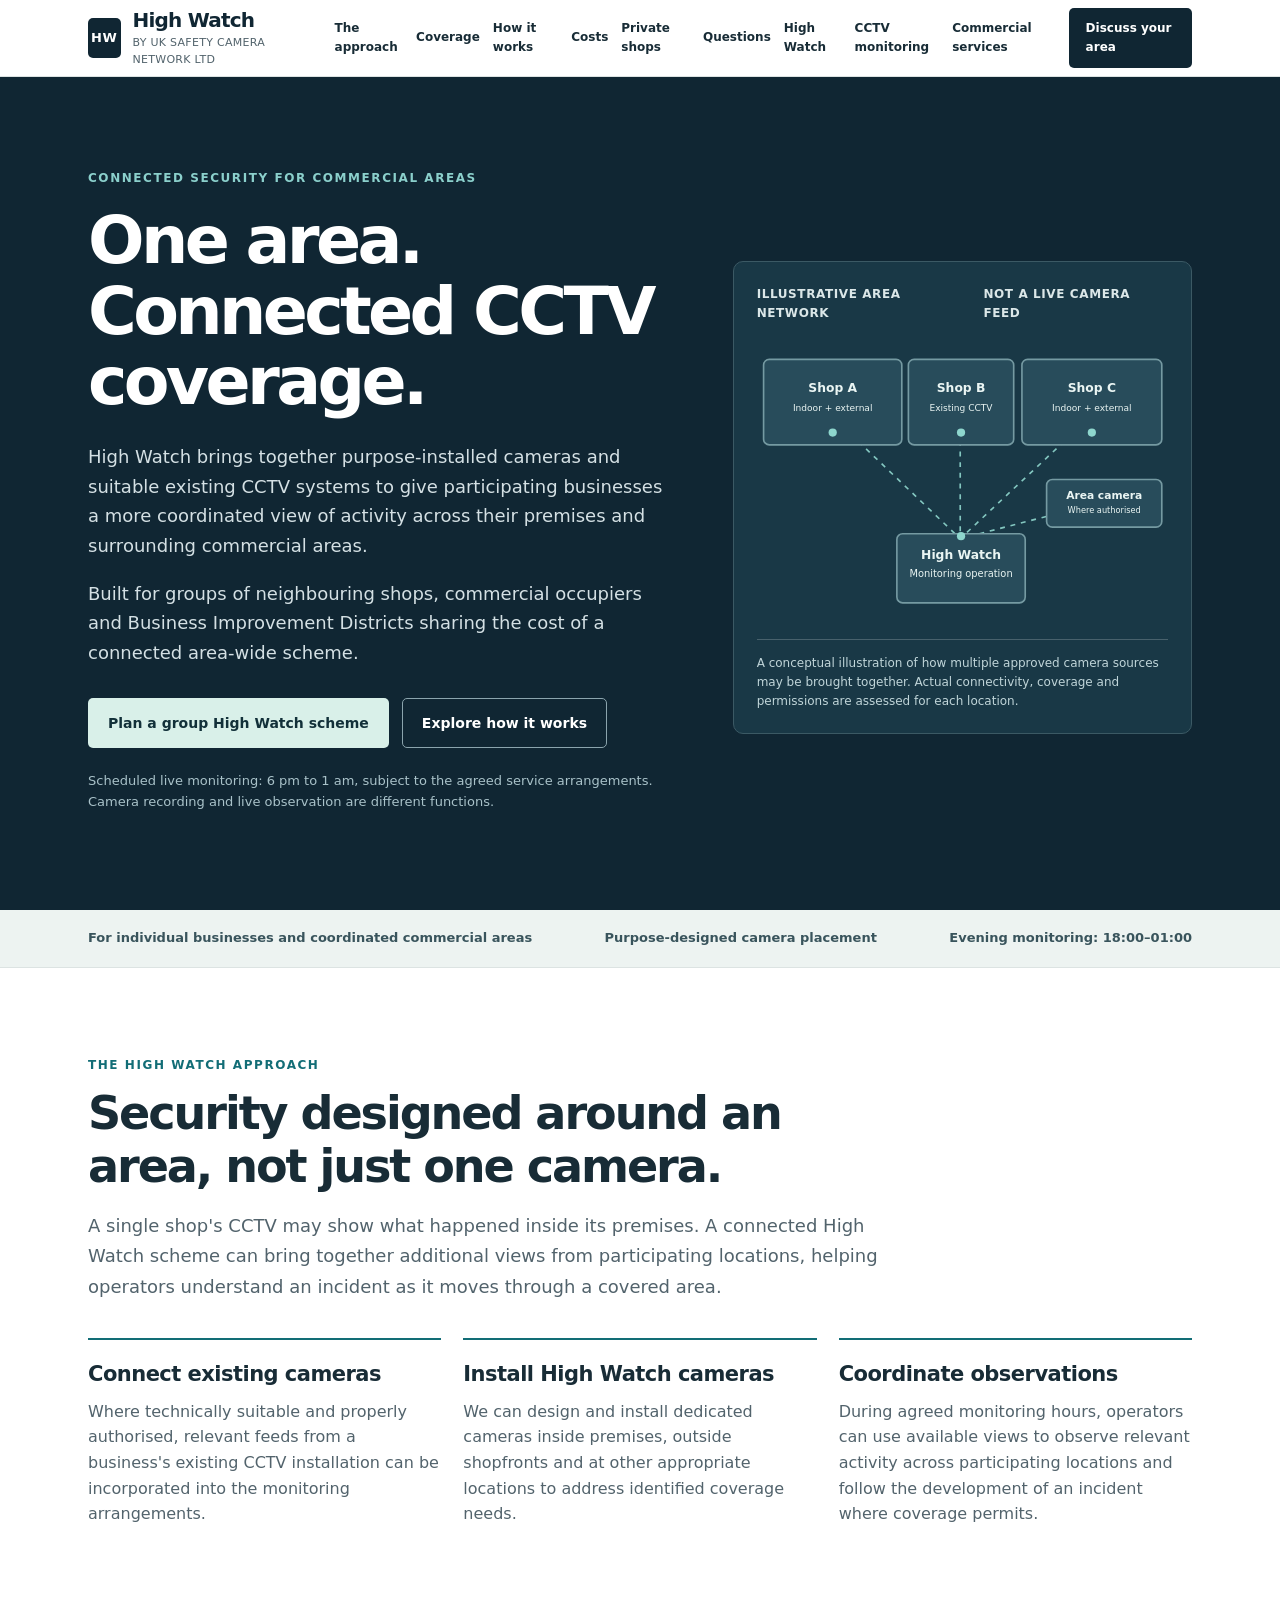
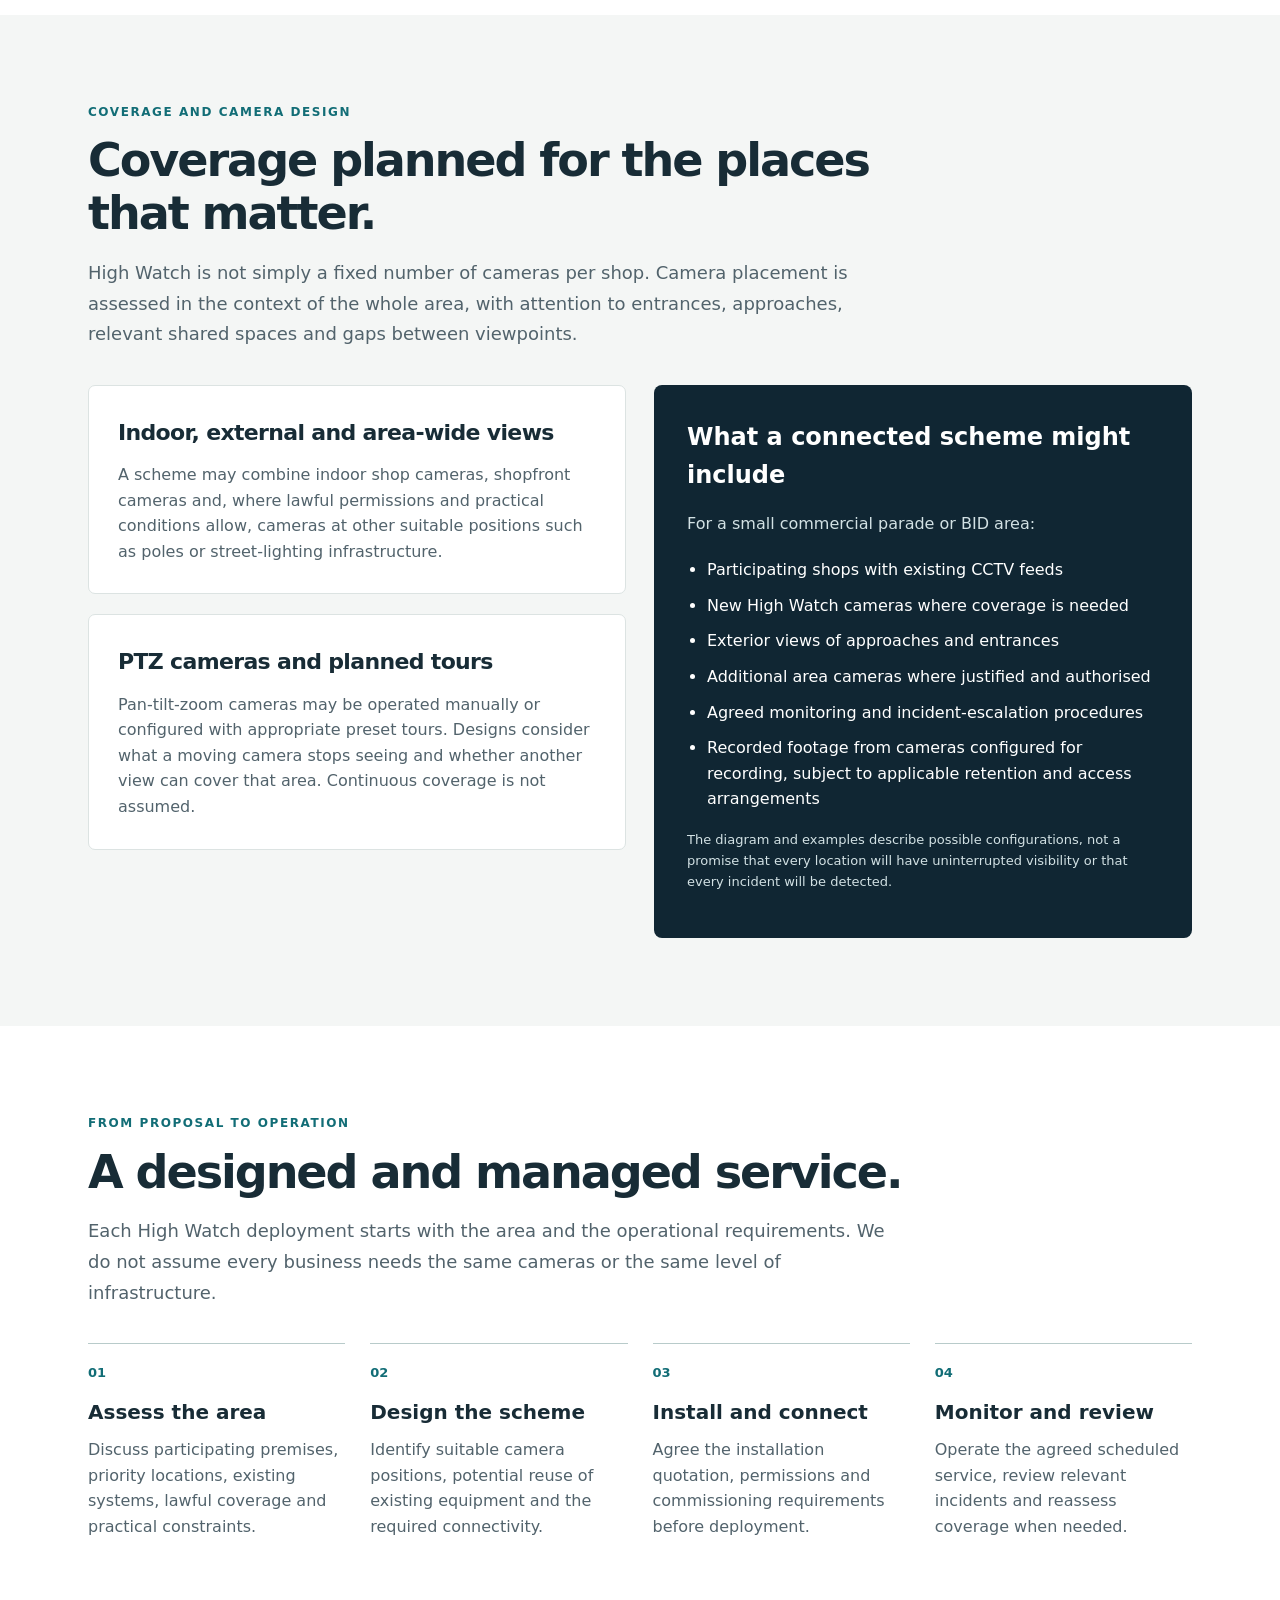
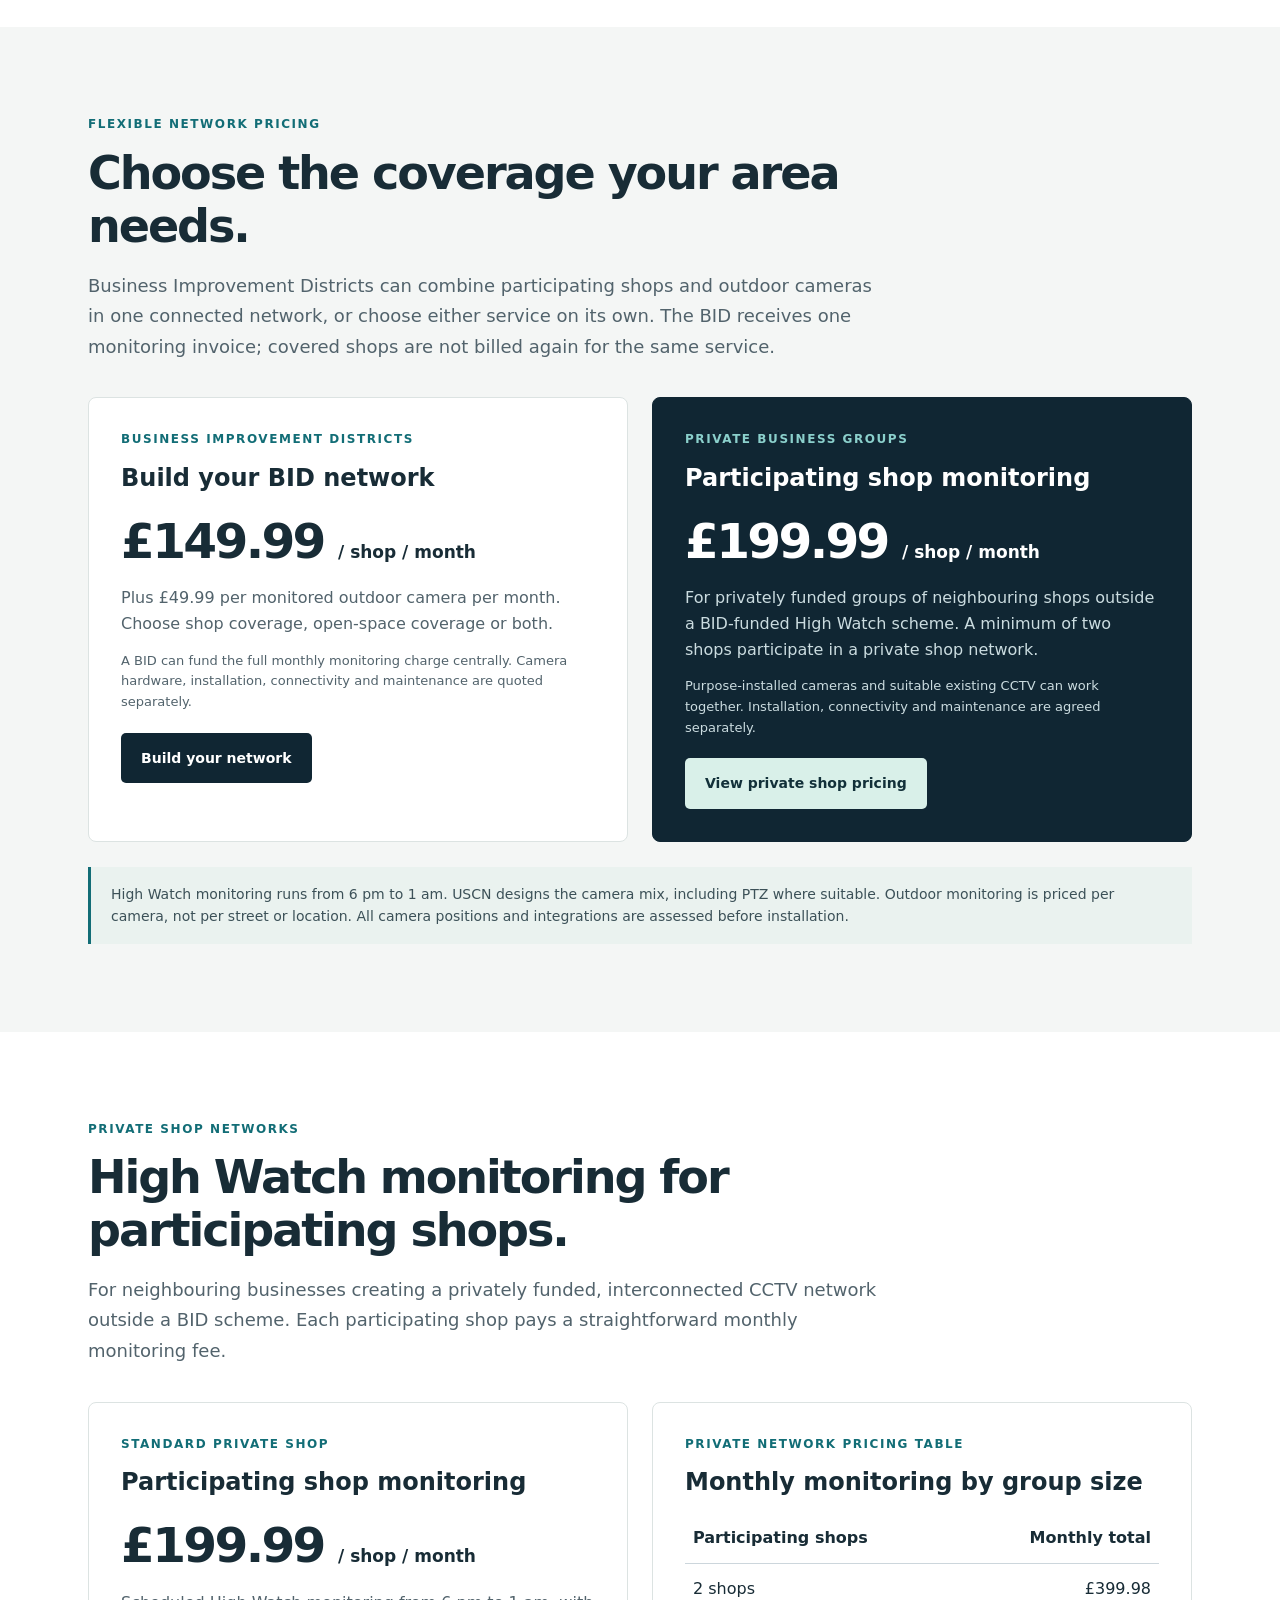
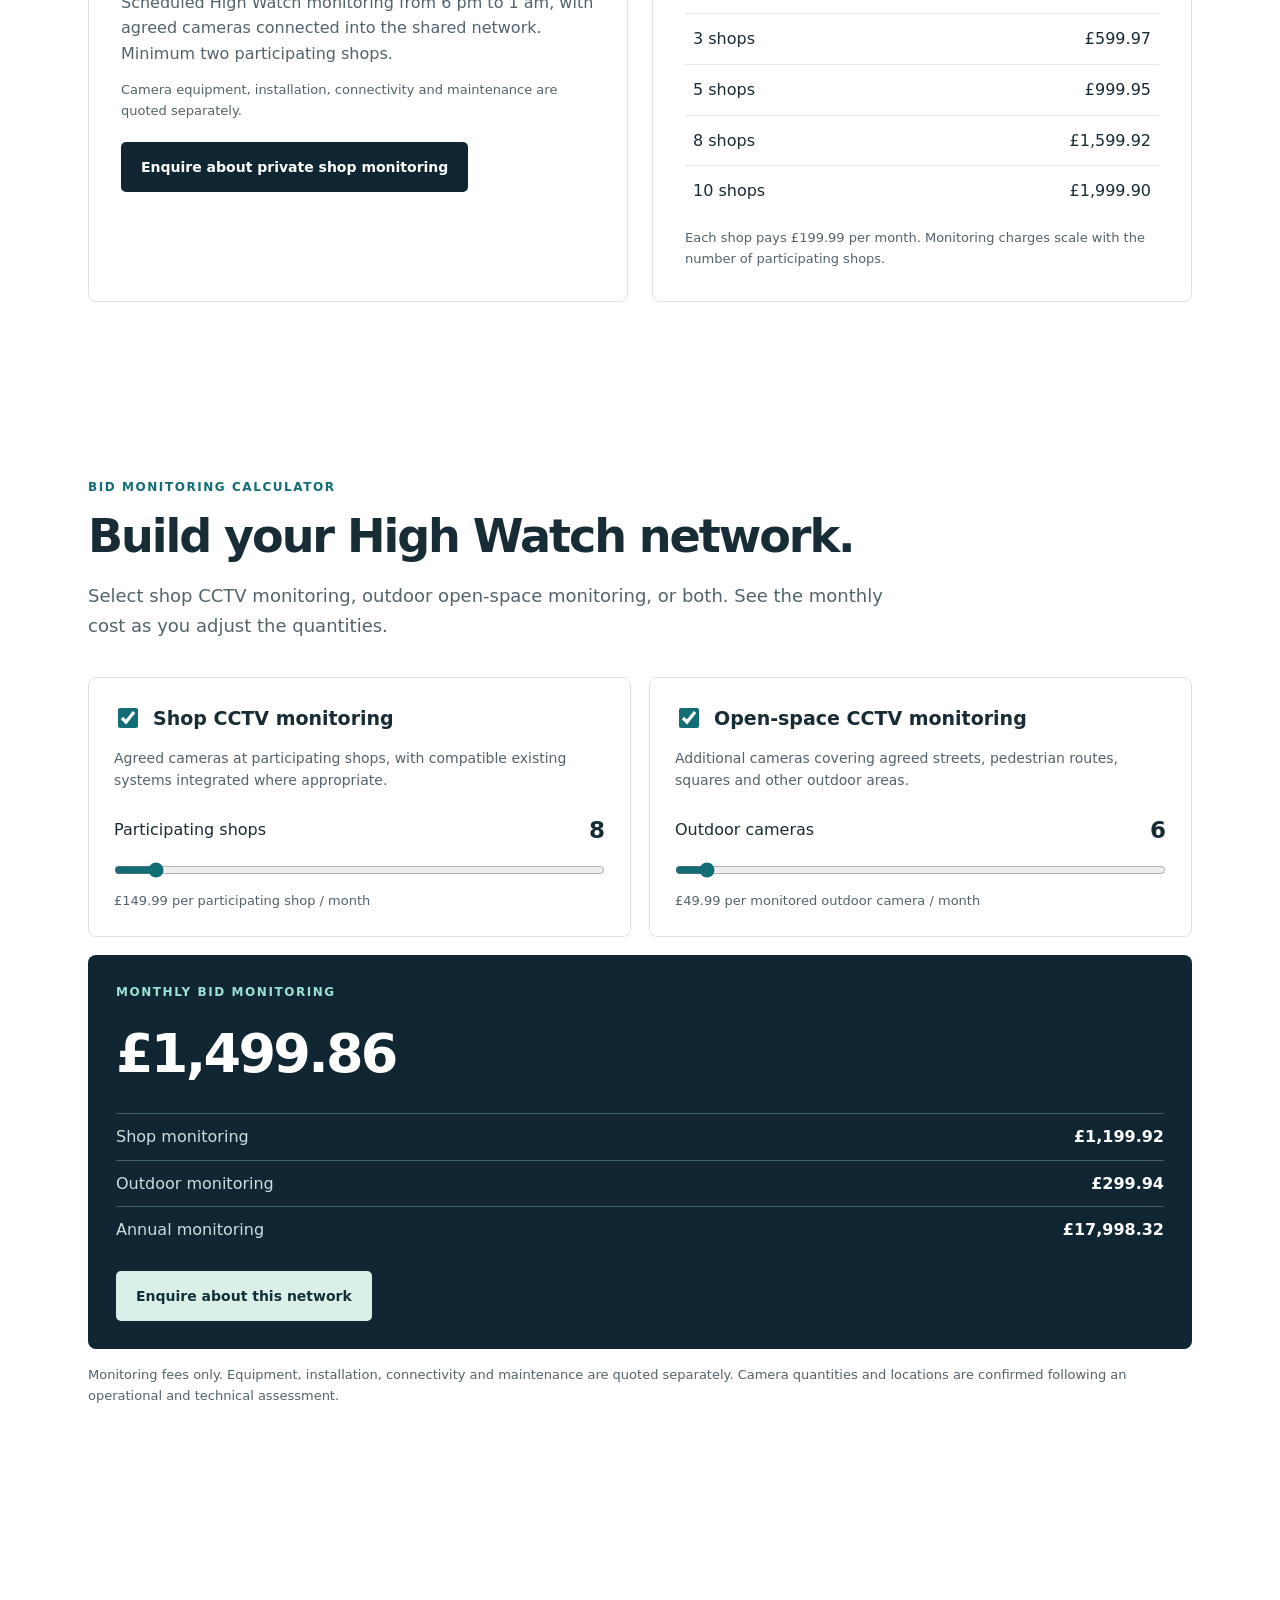
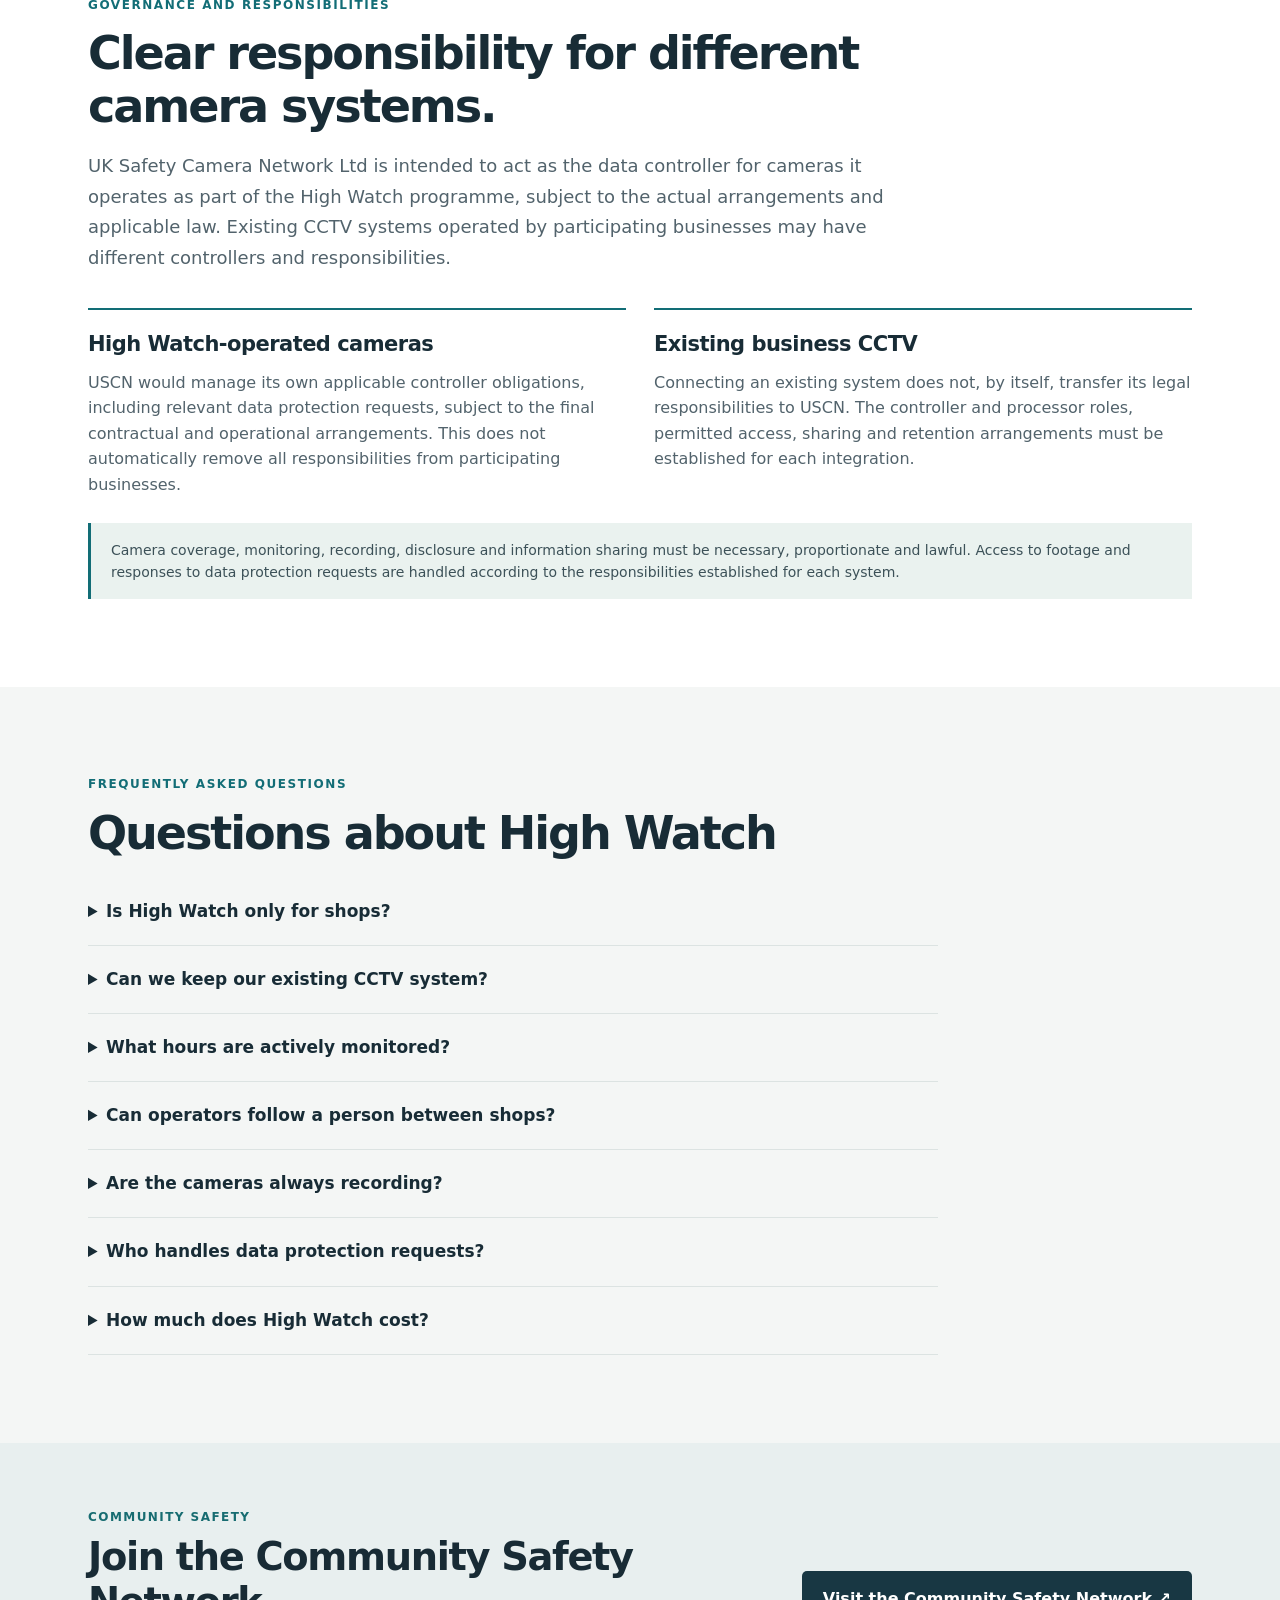
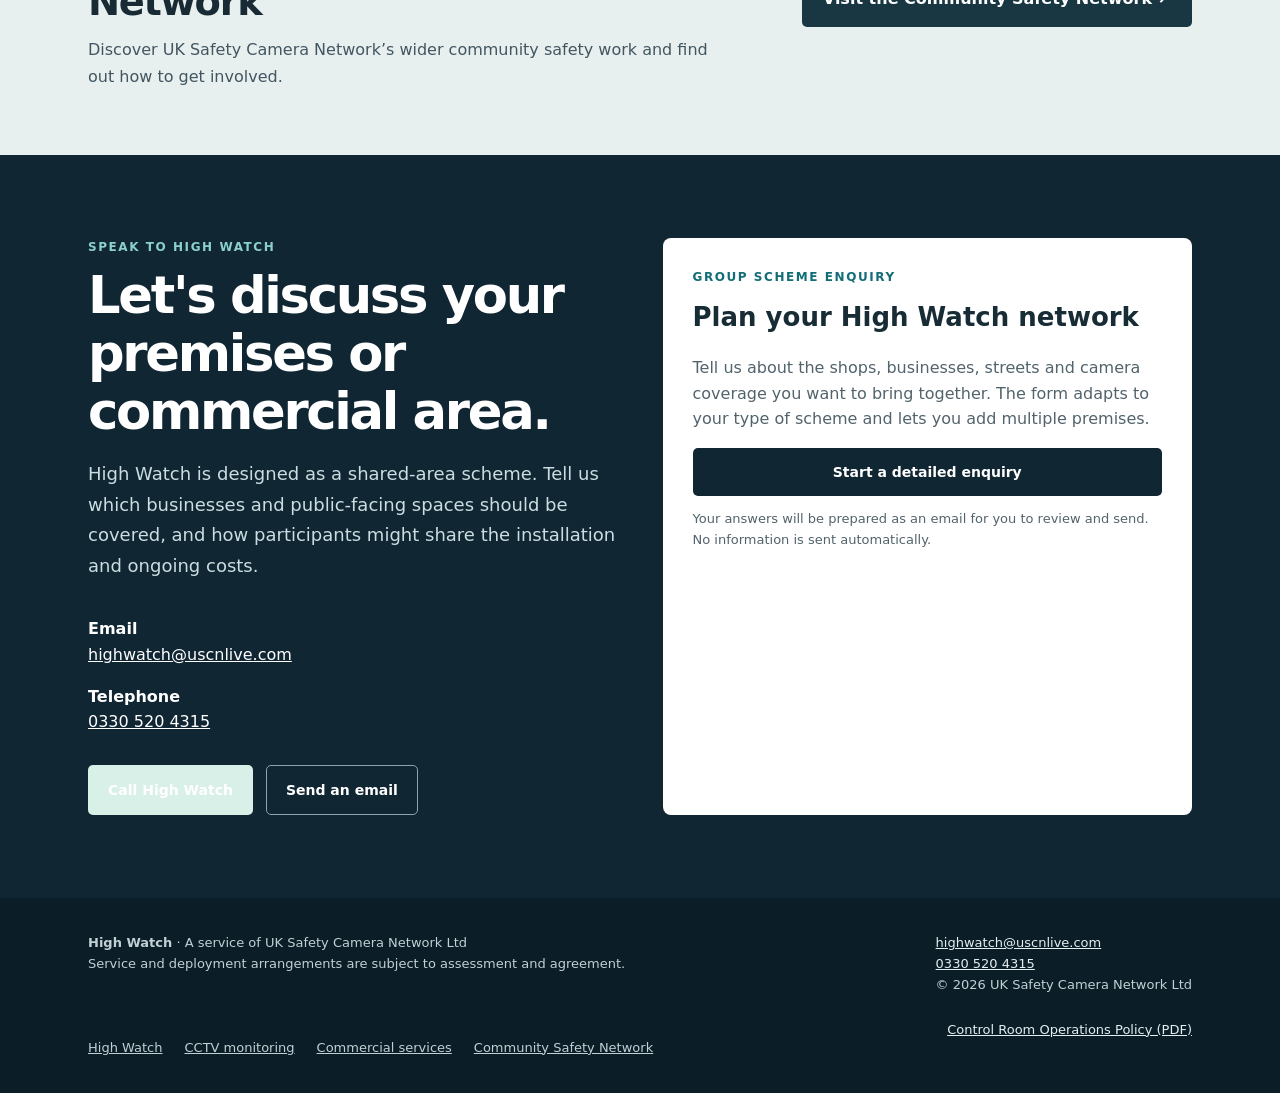
<file: High_Watch_Private_Shop_Pricing_Updated.html>
<!DOCTYPE html>
<!DOCTYPE html>

<!DOCTYPE html>

<html lang="en-GB"><head><meta charset="utf-8"/><meta content="width=device-width,initial-scale=1" name="viewport"/><meta content="#101f2a" name="theme-color"/><meta content="High Watch by UK Safety Camera Network Ltd. Interconnected CCTV coverage for shops, commercial areas and Business Improvement Districts, with scheduled evening monitoring." name="description"/><title>High Watch | Connected CCTV for commercial areas</title><style>
:root{--navy:#102633;--ink:#182c36;--muted:#52636c;--teal:#126d76;--light:#f4f6f5;--line:#dce3e2;--white:#fff;--sand:#e8eee9}*{box-sizing:border-box}html{scroll-behavior:smooth}body{margin:0;color:var(--ink);background:var(--white);font:16px/1.6 system-ui,-apple-system,"Segoe UI",sans-serif}a{color:inherit}button,input,textarea,select{font:inherit}button{cursor:pointer}.wrap{max-width:1160px;margin:auto;padding:0 28px}.skip{position:absolute;top:-100px;left:10px;background:white;padding:12px;z-index:100}.skip:focus{top:10px}.header{background:#fff;border-bottom:1px solid var(--line);position:sticky;top:0;z-index:20}.header-inner{height:76px;display:flex;align-items:center;justify-content:space-between;gap:24px}.brand{text-decoration:none;display:flex;align-items:center;gap:12px;color:var(--navy)}.brand-mark{height:40px;width:40px;background:var(--navy);color:white;border-radius:5px;display:grid;place-items:center;font-size:13px;font-weight:800;letter-spacing:.06em}.brand-copy{line-height:1.08}.brand-copy strong{display:block;font-size:20px;letter-spacing:-.04em}.brand-copy small{font-size:11px;color:var(--muted);letter-spacing:.025em}.nav{display:flex;gap:27px;align-items:center}.nav a{text-decoration:none;font-size:13px;font-weight:650}.nav a:hover,.nav a:focus-visible{color:var(--teal)}.nav .nav-cta{background:var(--navy);color:#fff;padding:11px 17px;border-radius:5px}.menu{display:none;background:none;border:0;font-size:25px}.eyebrow{font-size:12px;letter-spacing:.13em;text-transform:uppercase;font-weight:800;color:var(--teal)}.hero{background:var(--navy);color:#fff;padding:92px 0 84px;overflow:hidden}.hero .eyebrow{color:#8bd0cc}.hero-grid{display:grid;grid-template-columns:1.12fr .88fr;gap:60px;align-items:center}.hero h1{font-size:clamp(42px,5.2vw,72px);letter-spacing:-.055em;line-height:1.06;margin:17px 0 25px;max-width:760px}.hero p{color:#d4e0e4;font-size:18px;max-width:620px;line-height:1.65}.actions{display:flex;gap:13px;flex-wrap:wrap;margin-top:30px}.btn{border:1px solid transparent;border-radius:5px;padding:13px 19px;text-decoration:none;font-size:14px;font-weight:750;display:inline-flex;align-items:center;justify-content:center;gap:8px;min-height:48px}.btn-primary{background:#d9f0e9;color:#123039}.btn-outline{border-color:#8ba4ad;color:white}.btn-dark{background:var(--navy);color:white}.btn-line{border-color:#8fa6a9;color:var(--navy)}.hero-note{font-size:13px!important;color:#a9c2c9!important;margin-top:22px}.network{background:#193846;border:1px solid #3b5964;border-radius:10px;padding:23px}.network-head{display:flex;justify-content:space-between;gap:10px;align-items:center;color:#dbe7e8;font-size:12px;font-weight:700;letter-spacing:.05em;text-transform:uppercase}.network svg{display:block;width:100%;height:auto;margin:10px 0}.network-foot{color:#c0d5d9;font-size:12px;line-height:1.55;border-top:1px solid #48616c;padding-top:14px}.band{background:#edf3f1;border-bottom:1px solid var(--line);padding:18px 0}.band .wrap{display:flex;justify-content:space-between;gap:24px;flex-wrap:wrap}.band span{font-size:13px;font-weight:700;color:#39545c}.section{padding:88px 0}.section.alt{background:var(--light)}.section h2{font-size:clamp(32px,3.6vw,47px);line-height:1.15;letter-spacing:-.045em;margin:12px 0 18px;max-width:820px}.lead{font-size:18px;line-height:1.7;color:var(--muted);max-width:800px;margin:0 0 35px}.two{display:grid;grid-template-columns:1fr 1fr;gap:28px}.three{display:grid;grid-template-columns:repeat(3,1fr);gap:22px}.item{border-top:2px solid var(--teal);padding-top:21px}.item h3{font-size:21px;letter-spacing:-.025em;line-height:1.25;margin:0 0 12px}.item p{color:var(--muted);margin:0}.feature{background:white;border:1px solid var(--line);border-radius:7px;padding:29px}.feature h3{margin:0 0 12px;font-size:22px;letter-spacing:-.03em}.feature p{margin:0;color:var(--muted)}.diagram{background:var(--navy);color:white;padding:33px;border-radius:8px}.diagram h3{font-size:24px;margin:0 0 13px}.diagram p{color:#d2e1e4}.diagram ul{margin:15px 0 0;padding-left:20px}.diagram li{padding:5px 0}.process{counter-reset:step;display:grid;grid-template-columns:repeat(4,1fr);gap:25px}.step{border-top:1px solid #b8cbca;padding-top:19px}.step:before{counter-increment:step;content:'0' counter(step);display:block;color:var(--teal);font-size:13px;font-weight:800;margin-bottom:12px}.step h3{font-size:20px;margin:0 0 9px}.step p{color:var(--muted);margin:0}.price-grid{display:grid;grid-template-columns:1fr 1fr;gap:24px}.price-card{background:white;border:1px solid var(--line);border-radius:8px;padding:32px}.price-card.dark{background:var(--navy);color:white;border-color:var(--navy)}.price-card h3{font-size:24px;margin:9px 0 12px}.price-card p{color:var(--muted);margin:0}.price-card.dark p{color:#cbdce0}.amount{font-size:clamp(32px,3.8vw,49px);font-weight:800;letter-spacing:-.055em;line-height:1.2;margin:15px 0}.small{font-size:13px!important;line-height:1.6!important}.notice{border-left:3px solid var(--teal);padding:16px 20px;background:#eaf2ef;color:#3c5158;margin-top:25px;font-size:14px}.faq{max-width:850px}.faq details{border-bottom:1px solid var(--line);padding:20px 0}.faq summary{font-weight:750;font-size:17px;cursor:pointer}.faq details p{color:var(--muted);margin:12px 0 0}.contact{background:var(--navy);color:white;padding:83px 0}.contact h2{font-size:clamp(35px,4vw,52px);line-height:1.13;letter-spacing:-.045em;margin:10px 0 18px}.contact .lead{color:#cbdde0}.contact-grid{display:grid;grid-template-columns:1fr 1fr;gap:45px}.contact-details a{color:white}.form{background:white;color:var(--ink);padding:30px;border-radius:8px}.field{margin-bottom:16px}.field label{display:block;font-weight:700;font-size:13px;margin-bottom:6px}.field input,.field textarea,.field select{width:100%;border:1px solid #a9b8bc;border-radius:4px;padding:12px;background:white;color:var(--ink)}.field input:focus,.field textarea:focus,.field select:focus{outline:3px solid #8ac4c2;outline-offset:1px}.form .btn{width:100%;border:0}.form p{color:var(--muted)}.footer{background:#0b1d27;color:#c1d0d4;padding:35px 0;font-size:13px}.footer a{color:#e3eff1}.footer-grid{display:flex;justify-content:space-between;gap:24px;flex-wrap:wrap}a:focus-visible,button:focus-visible,summary:focus-visible{outline:3px solid #68c3bf;outline-offset:3px}@media(max-width:850px){.hero-grid,.two,.contact-grid,.price-grid{grid-template-columns:1fr}.three{grid-template-columns:1fr 1fr}.process{grid-template-columns:1fr 1fr}.hero{padding:65px 0}.nav{display:none;position:absolute;top:76px;left:0;right:0;background:white;padding:22px 28px;flex-direction:column;align-items:stretch;border-bottom:1px solid var(--line)}.nav.open{display:flex}.menu{display:block}.section{padding:64px 0}}@media(max-width:550px){.wrap{padding:0 21px}.three,.process{grid-template-columns:1fr}.hero h1{font-size:43px}.network{padding:15px}.actions .btn{width:100%}.section{padding:55px 0}.form{padding:22px}.brand-copy strong{font-size:18px}}@media(prefers-reduced-motion:reduce){html{scroll-behavior:auto}}

/* Cross-service navigation and community network */
.community-network{padding:65px 0;background:#e8efef;color:#182b35}
.community-network-inner{display:flex;align-items:center;justify-content:space-between;gap:30px}
.community-network h2{font-size:clamp(26px,3vw,39px);line-height:1.17;margin:7px 0 13px;letter-spacing:-.035em;color:#182b35}
.community-network p{max-width:640px;line-height:1.65;margin:0;color:#425661}
.community-network .community-eyebrow{font-size:12px;text-transform:uppercase;letter-spacing:.12em;font-weight:800;color:#176c71}
.community-link{display:inline-block;flex-shrink:0;background:#183743;color:white!important;padding:15px 21px;border-radius:5px;font-weight:700;text-decoration:none}
.community-link:hover,.community-link:focus-visible{background:#285664}
.network-footer-links{display:flex;flex-wrap:wrap;gap:10px 22px;grid-column:1/-1;margin:18px 0 0}
.network-footer-links a{color:inherit}
@media(max-width:850px){.community-network-inner{flex-direction:column;align-items:flex-start}.community-link{flex-shrink:1}}

@media(min-width:901px){.nav{gap:13px}.nav a{font-size:12px}}
</style><style>.enquiry-overlay{position:fixed;inset:0;z-index:100;background:#f4f6f5;overflow-y:auto;display:none}.enquiry-overlay.active{display:block}.modal-open{overflow:hidden}.enquiry-top{position:sticky;top:0;background:#fff;border-bottom:1px solid #dce3e2;z-index:3}.enquiry-top .wrap{display:flex;align-items:center;justify-content:space-between;gap:20px;min-height:70px}.enquiry-body{max-width:800px;margin:auto;padding:45px 24px 90px}.enquiry-body h2{font-size:clamp(32px,4vw,48px);line-height:1.15;letter-spacing:-.04em}.enquiry-body fieldset{border:1px solid #d4dfdc;background:#fff;border-radius:8px;margin:25px 0;padding:25px}.enquiry-body legend{font-size:20px;font-weight:750;padding:0 9px}.form-grid{display:grid;grid-template-columns:1fr 1fr;gap:16px}.check-grid{display:grid;grid-template-columns:1fr 1fr;gap:12px;margin:12px 0 20px}.check-grid label{display:flex;gap:10px;align-items:flex-start;font-size:14px;line-height:1.5}.check-grid input{margin-top:5px;accent-color:#126d76}.enquiry-body .field{margin:0 0 18px}.enquiry-body .field input:not([type=checkbox]),.enquiry-body .field textarea,.enquiry-body .field select{width:100%;border:1px solid #a9b8bc;border-radius:4px;padding:12px;background:white}.premises-entry{border:1px solid #dce3e2;background:#f8faf9;padding:18px;margin:15px 0;border-radius:6px}.premises-head{display:flex;justify-content:space-between;align-items:center;margin-bottom:12px}.remove-premises{border:0;background:none;color:#9a3434;text-decoration:underline}.fee-note{padding:18px;background:#edf3f1;border-left:3px solid #126d76;font-size:14px}.send-actions{display:flex;flex-wrap:wrap;gap:12px}.send-actions .btn{flex:1}.enquiry-body [hidden]{display:none!important}@media(max-width:620px){.form-grid,.check-grid{grid-template-columns:1fr}.enquiry-body fieldset{padding:18px}.enquiry-body{padding:30px 17px 70px}.send-actions{flex-direction:column}}
.builder{display:grid;grid-template-columns:1fr 1fr;gap:18px;align-items:stretch}.builder-option{border:1px solid var(--line);border-radius:8px;padding:25px;background:#fff}.builder-option p{color:var(--muted);font-size:14px}.builder-toggle{display:flex;gap:12px;align-items:center;font-size:19px}.builder-toggle input{width:20px;height:20px;accent-color:var(--teal)}.builder-count{display:flex;justify-content:space-between;align-items:center;margin-top:20px}.builder-count output{font-size:23px;font-weight:800}.builder-option input[type=range]{width:100%;accent-color:var(--teal);margin:13px 0}.builder-unit{font-size:13px;color:var(--muted)}.builder-total{grid-column:1/-1;background:var(--navy);color:white;border-radius:8px;padding:28px}.builder-amount{font-size:clamp(35px,5vw,54px);font-weight:800;letter-spacing:-.05em;margin:8px 0 16px}.builder-line{display:flex;justify-content:space-between;gap:15px;border-top:1px solid #42606c;padding:10px 0}.builder-line span{color:#cbdde0}@media(max-width:650px){.builder{grid-template-columns:1fr}.builder-total{grid-column:auto}}</style></head><body><a class="skip" href="#main">Skip to content</a><header class="header"><div class="wrap header-inner"><a aria-label="High Watch home" class="brand" href="#top"><span class="brand-mark">HW</span><span class="brand-copy"><strong>High Watch</strong><small>BY UK SAFETY CAMERA NETWORK LTD</small></span></a><button aria-controls="navigation" aria-expanded="false" aria-label="Toggle navigation" class="menu" id="menu">☰</button><nav aria-label="Main navigation" class="nav" id="navigation"><a href="#approach">The approach</a><a href="#coverage">Coverage</a><a href="#process">How it works</a><a href="#costs">Costs</a><a href="#private-pricing">Private shops</a><a href="#questions">Questions</a><a href="https://highwatch.uscnlive.com">High Watch</a><a href="https://www.uscnlive.com">CCTV monitoring</a><a href="https://uscn.uk">Commercial services</a><a class="nav-cta" href="#contact">Discuss your area</a></nav></div></header><main id="main"><section class="hero" id="top"><div class="wrap hero-grid"><div><div class="eyebrow">Connected security for commercial areas</div><h1>One area.<br/>Connected CCTV coverage.</h1><p>High Watch brings together purpose-installed cameras and suitable existing CCTV systems to give participating businesses a more coordinated view of activity across their premises and surrounding commercial areas.</p><p>Built for groups of neighbouring shops, commercial occupiers and Business Improvement Districts sharing the cost of a connected area-wide scheme.</p><div class="actions"><a class="btn btn-primary" href="#contact">Plan a group High Watch scheme</a><a class="btn btn-outline" href="#approach">Explore how it works</a></div><p class="hero-note">Scheduled live monitoring: 6 pm to 1 am, subject to the agreed service arrangements. Camera recording and live observation are different functions.</p></div><div aria-label="Illustrative diagram showing connected shop cameras, external cameras and a central monitoring operation" class="network"><div class="network-head"><span>Illustrative area network</span><span>Not a live camera feed</span></div><svg aria-label="Three participating premises and a street camera connected to a central monitoring operation" role="img" viewbox="0 0 500 360"><defs><marker id="arrow" markerheight="6" markerwidth="6" orient="auto-start-reverse" refx="9" refy="5" viewbox="0 0 10 10"><path d="M0 0 L10 5 L0 10 Z" fill="#83c7c0"></path></marker></defs><g fill="none" stroke="#83c7c0" stroke-dasharray="6 7" stroke-width="2"><path d="M95 105L247 250M247 105L247 250M402 105L247 250M402 210L247 250"></path></g><g fill="#284c5b" stroke="#759aa2" stroke-width="2"><rect height="104" rx="7" width="168" x="8" y="32"></rect><rect height="104" rx="7" width="128" x="184" y="32"></rect><rect height="104" rx="7" width="170" x="322" y="32"></rect><rect height="84" rx="7" width="156" x="170" y="244"></rect><rect height="58" rx="7" width="140" x="352" y="178"></rect></g><g fill="#eaf5f3" font-family="system-ui" text-anchor="middle"><text font-size="15" font-weight="700" x="92" y="72">Shop A</text><text font-size="11" x="92" y="95">Indoor + external</text><text font-size="15" font-weight="700" x="248" y="72">Shop B</text><text font-size="11" x="248" y="95">Existing CCTV</text><text font-size="15" font-weight="700" x="407" y="72">Shop C</text><text font-size="11" x="407" y="95">Indoor + external</text><text font-size="13" font-weight="700" x="422" y="202">Area camera</text><text font-size="10" x="422" y="219">Where authorised</text><text font-size="15" font-weight="750" x="248" y="275">High Watch</text><text font-size="12" x="248" y="296">Monitoring operation</text></g><g fill="#8ed6cd"><circle cx="92" cy="121" r="5"></circle><circle cx="248" cy="121" r="5"></circle><circle cx="407" cy="121" r="5"></circle><circle cx="248" cy="247" r="5"></circle></g></svg><div class="network-foot">A conceptual illustration of how multiple approved camera sources may be brought together. Actual connectivity, coverage and permissions are assessed for each location.</div></div></div></section><div class="band"><div class="wrap"><span>For individual businesses and coordinated commercial areas</span><span>Purpose-designed camera placement</span><span>Evening monitoring: 18:00–01:00</span></div></div><section class="section" id="approach"><div class="wrap"><div class="eyebrow">The High Watch approach</div><h2>Security designed around an area, not just one camera.</h2><p class="lead">A single shop's CCTV may show what happened inside its premises. A connected High Watch scheme can bring together additional views from participating locations, helping operators understand an incident as it moves through a covered area.</p><div class="three"><article class="item"><h3>Connect existing cameras</h3><p>Where technically suitable and properly authorised, relevant feeds from a business's existing CCTV installation can be incorporated into the monitoring arrangements.</p></article><article class="item"><h3>Install High Watch cameras</h3><p>We can design and install dedicated cameras inside premises, outside shopfronts and at other appropriate locations to address identified coverage needs.</p></article><article class="item"><h3>Coordinate observations</h3><p>During agreed monitoring hours, operators can use available views to observe relevant activity across participating locations and follow the development of an incident where coverage permits.</p></article></div></div></section><section class="section alt" id="coverage"><div class="wrap"><div class="eyebrow">Coverage and camera design</div><h2>Coverage planned for the places that matter.</h2><p class="lead">High Watch is not simply a fixed number of cameras per shop. Camera placement is assessed in the context of the whole area, with attention to entrances, approaches, relevant shared spaces and gaps between viewpoints.</p><div class="two"><div><div class="feature"><h3>Indoor, external and area-wide views</h3><p>A scheme may combine indoor shop cameras, shopfront cameras and, where lawful permissions and practical conditions allow, cameras at other suitable positions such as poles or street-lighting infrastructure.</p></div><div class="feature" style="margin-top:20px"><h3>PTZ cameras and planned tours</h3><p>Pan-tilt-zoom cameras may be operated manually or configured with appropriate preset tours. Designs consider what a moving camera stops seeing and whether another view can cover that area. Continuous coverage is not assumed.</p></div></div><div class="diagram"><h3>What a connected scheme might include</h3><p>For a small commercial parade or BID area:</p><ul><li>Participating shops with existing CCTV feeds</li><li>New High Watch cameras where coverage is needed</li><li>Exterior views of approaches and entrances</li><li>Additional area cameras where justified and authorised</li><li>Agreed monitoring and incident-escalation procedures</li><li>Recorded footage from cameras configured for recording, subject to applicable retention and access arrangements</li></ul><p class="small">The diagram and examples describe possible configurations, not a promise that every location will have uninterrupted visibility or that every incident will be detected.</p></div></div></div></section><section class="section" id="process"><div class="wrap"><div class="eyebrow">From proposal to operation</div><h2>A designed and managed service.</h2><p class="lead">Each High Watch deployment starts with the area and the operational requirements. We do not assume every business needs the same cameras or the same level of infrastructure.</p><div class="process"><div class="step"><h3>Assess the area</h3><p>Discuss participating premises, priority locations, existing systems, lawful coverage and practical constraints.</p></div><div class="step"><h3>Design the scheme</h3><p>Identify suitable camera positions, potential reuse of existing equipment and the required connectivity.</p></div><div class="step"><h3>Install and connect</h3><p>Agree the installation quotation, permissions and commissioning requirements before deployment.</p></div><div class="step"><h3>Monitor and review</h3><p>Operate the agreed scheduled service, review relevant incidents and reassess coverage when needed.</p></div></div></div></section><section class="section alt" id="costs"><div class="wrap"><div class="eyebrow">Flexible network pricing</div><h2>Choose the coverage your area needs.</h2><p class="lead">Business Improvement Districts can combine participating shops and outdoor cameras in one connected network, or choose either service on its own. The BID receives one monitoring invoice; covered shops are not billed again for the same service.</p><div class="price-grid"><div class="price-card"><div class="eyebrow">Business Improvement Districts</div><h3>Build your BID network</h3><div class="amount">£149.99 <span style="font-size:17px;letter-spacing:0">/ shop / month</span></div><p>Plus £49.99 per monitored outdoor camera per month. Choose shop coverage, open-space coverage or both.</p><p class="small" style="margin-top:14px">A BID can fund the full monthly monitoring charge centrally. Camera hardware, installation, connectivity and maintenance are quoted separately.</p><a class="btn btn-dark" href="#bid-builder" style="margin-top:20px">Build your network</a></div><div class="price-card dark"><div class="eyebrow" style="color:#8bd0cc">Private business groups</div><h3>Participating shop monitoring</h3><div class="amount">£199.99 <span style="font-size:17px;letter-spacing:0">/ shop / month</span></div><p>For privately funded groups of neighbouring shops outside a BID-funded High Watch scheme. A minimum of two shops participate in a private shop network.</p><p class="small" style="margin-top:14px">Purpose-installed cameras and suitable existing CCTV can work together. Installation, connectivity and maintenance are agreed separately.</p><a class="btn btn-primary" href="#private-pricing" style="margin-top:20px">View private shop pricing</a></div></div><div class="notice">High Watch monitoring runs from 6 pm to 1 am. USCN designs the camera mix, including PTZ where suitable. Outdoor monitoring is priced per camera, not per street or location. All camera positions and integrations are assessed before installation.</div></div></section><section class="section" id="private-pricing"><div class="wrap"><div class="eyebrow">Private shop networks</div><h2>High Watch monitoring for participating shops.</h2><p class="lead">For neighbouring businesses creating a privately funded, interconnected CCTV network outside a BID scheme. Each participating shop pays a straightforward monthly monitoring fee.</p><div class="price-grid"><div class="price-card"><div class="eyebrow">Standard private shop</div><h3>Participating shop monitoring</h3><div class="amount">£199.99 <span style="font-size:17px;letter-spacing:0">/ shop / month</span></div><p>Scheduled High Watch monitoring from 6 pm to 1 am, with agreed cameras connected into the shared network. Minimum two participating shops.</p><p class="small" style="margin-top:14px">Camera equipment, installation, connectivity and maintenance are quoted separately.</p><a class="btn btn-dark" href="#contact" style="margin-top:20px">Enquire about private shop monitoring</a></div><div class="price-card"><div class="eyebrow">Private network pricing table</div><h3>Monthly monitoring by group size</h3><table style="width:100%;border-collapse:collapse;text-align:left"><thead><tr><th style="padding:12px 8px;border-bottom:1px solid #ccd6dc">Participating shops</th><th style="padding:12px 8px;border-bottom:1px solid #ccd6dc;text-align:right">Monthly total</th></tr></thead><tbody><tr><td style="padding:12px 8px;border-bottom:1px solid #e1e8ed">2 shops</td><td style="padding:12px 8px;border-bottom:1px solid #e1e8ed;text-align:right">£399.98</td></tr><tr><td style="padding:12px 8px;border-bottom:1px solid #e1e8ed">3 shops</td><td style="padding:12px 8px;border-bottom:1px solid #e1e8ed;text-align:right">£599.97</td></tr><tr><td style="padding:12px 8px;border-bottom:1px solid #e1e8ed">5 shops</td><td style="padding:12px 8px;border-bottom:1px solid #e1e8ed;text-align:right">£999.95</td></tr><tr><td style="padding:12px 8px;border-bottom:1px solid #e1e8ed">8 shops</td><td style="padding:12px 8px;border-bottom:1px solid #e1e8ed;text-align:right">£1,599.92</td></tr><tr><td style="padding:12px 8px">10 shops</td><td style="padding:12px 8px;text-align:right">£1,999.90</td></tr></tbody></table><p class="small" style="margin-top:12px">Each shop pays £199.99 per month. Monitoring charges scale with the number of participating shops.</p></div></div></div></section><section class="section" id="bid-builder"><div class="wrap"><div class="eyebrow">BID monitoring calculator</div><h2>Build your High Watch network.</h2><p class="lead">Select shop CCTV monitoring, outdoor open-space monitoring, or both. See the monthly cost as you adjust the quantities.</p><div class="builder"><div class="builder-option"><label class="builder-toggle"><input checked="" id="calcShopsOn" type="checkbox"/> <strong>Shop CCTV monitoring</strong></label><p>Agreed cameras at participating shops, with compatible existing systems integrated where appropriate.</p><div id="calcShopsBlock"><div class="builder-count"><label for="calcShops">Participating shops</label><output for="calcShops" id="calcShopsValue">8</output></div><input id="calcShops" max="100" min="1" type="range" value="8"/><div class="builder-unit">£149.99 per participating shop / month</div></div></div><div class="builder-option"><label class="builder-toggle"><input checked="" id="calcOutdoorOn" type="checkbox"/> <strong>Open-space CCTV monitoring</strong></label><p>Additional cameras covering agreed streets, pedestrian routes, squares and other outdoor areas.</p><div id="calcOutdoorBlock"><div class="builder-count"><label for="calcOutdoor">Outdoor cameras</label><output for="calcOutdoor" id="calcOutdoorValue">6</output></div><input id="calcOutdoor" max="100" min="1" type="range" value="6"/><div class="builder-unit">£49.99 per monitored outdoor camera / month</div></div></div><div aria-live="polite" class="builder-total"><div class="eyebrow" style="color:#9ce0d6">Monthly BID monitoring</div><div class="builder-amount" id="calcTotal">£1,499.86</div><div class="builder-line"><span>Shop monitoring</span><strong id="calcShopTotal">£1,199.92</strong></div><div class="builder-line"><span>Outdoor monitoring</span><strong id="calcOutdoorTotal">£299.94</strong></div><div class="builder-line"><span>Annual monitoring</span><strong id="calcAnnual">£17,998.32</strong></div><button class="btn btn-primary" id="builderEnquire" style="margin-top:18px" type="button">Enquire about this network</button></div></div><p class="small" style="margin-top:16px;color:var(--muted)">Monitoring fees only. Equipment, installation, connectivity and maintenance are quoted separately. Camera quantities and locations are confirmed following an operational and technical assessment.</p></div></section><section class="section" id="responsibilities"><div class="wrap"><div class="eyebrow">Governance and responsibilities</div><h2>Clear responsibility for different camera systems.</h2><p class="lead">UK Safety Camera Network Ltd is intended to act as the data controller for cameras it operates as part of the High Watch programme, subject to the actual arrangements and applicable law. Existing CCTV systems operated by participating businesses may have different controllers and responsibilities.</p><div class="two"><div class="item"><h3>High Watch-operated cameras</h3><p>USCN would manage its own applicable controller obligations, including relevant data protection requests, subject to the final contractual and operational arrangements. This does not automatically remove all responsibilities from participating businesses.</p></div><div class="item"><h3>Existing business CCTV</h3><p>Connecting an existing system does not, by itself, transfer its legal responsibilities to USCN. The controller and processor roles, permitted access, sharing and retention arrangements must be established for each integration.</p></div></div><div class="notice">Camera coverage, monitoring, recording, disclosure and information sharing must be necessary, proportionate and lawful. Access to footage and responses to data protection requests are handled according to the responsibilities established for each system.</div></div></section><section class="section alt" id="questions"><div class="wrap"><div class="eyebrow">Frequently asked questions</div><h2>Questions about High Watch</h2><div class="faq"><details><summary>Is High Watch only for shops?</summary><p>No. It is designed for individual businesses, groups of nearby premises, commercial areas and Business Improvement Districts where coordinated camera coverage would be appropriate.</p></details><details><summary>Can we keep our existing CCTV system?</summary><p>Potentially. Existing cameras may be integrated where technically compatible, suitably configured and authorised. High Watch cameras can also be installed to address gaps in coverage.</p></details><details><summary>What hours are actively monitored?</summary><p>The described High Watch service has a scheduled live monitoring window from 6 pm to 1 am. Recording outside those hours depends on the configuration, lawful basis, retention arrangements and operational setup of each camera system.</p></details><details><summary>Can operators follow a person between shops?</summary><p>Where there is a legitimate incident-related purpose and suitable connected coverage, operators may use different camera views to follow relevant activity. This is not a guarantee of uninterrupted tracking, and monitoring must comply with applicable law and operating procedures.</p></details><details><summary>Are the cameras always recording?</summary><p>Recording arrangements depend on the camera configuration and the approved scheme. Live monitoring hours do not necessarily determine recording hours. Recording coverage and retention must be confirmed for each deployment.</p></details><details><summary>Who handles data protection requests?</summary><p>Responsibilities depend on who controls each camera system and the agreed data-sharing arrangements. USCN is intended to manage controller obligations for its own High Watch-operated cameras; existing business systems may remain under their own controllers.</p></details><details><summary>How much does High Watch cost?</summary><p>For BID-funded networks, monitoring is £149.99 per participating shop per month plus £49.99 per additional outdoor camera per month. Either service can be selected independently. Private business networks are £199.99 per participating shop per month. Installation and maintenance are quoted separately.</p></details></div></div></section><section class="community-network" id="community-safety"><div class="wrap community-network-inner"><div><p class="community-eyebrow">Community safety</p><h2>Join the Community Safety Network</h2><p>Discover UK Safety Camera Network’s wider community safety work and find out how to get involved.</p></div><a class="community-link" href="https://uscn.org.uk">Visit the Community Safety Network <span aria-hidden="true">↗</span></a></div></section><section class="contact" id="contact"><div class="wrap contact-grid"><div class="contact-details"><div class="eyebrow" style="color:#8bd0cc">Speak to High Watch</div><h2>Let's discuss your premises or commercial area.</h2><p class="lead">High Watch is designed as a shared-area scheme. Tell us which businesses and public-facing spaces should be covered, and how participants might share the installation and ongoing costs.</p><p><strong>Email</strong><br/><a href="mailto:highwatch@uscnlive.com">highwatch@uscnlive.com</a></p><p><strong>Telephone</strong><br/><a href="tel:03305204315">0330 520 4315</a></p><div class="actions"><a class="btn btn-primary" href="tel:03305204315">Call High Watch</a><a class="btn btn-outline" href="mailto:highwatch@uscnlive.com">Send an email</a></div></div><div class="form"><div class="eyebrow">Group scheme enquiry</div><h3 style="font-size:26px;margin:10px 0">Plan your High Watch network</h3><p>Tell us about the shops, businesses, streets and camera coverage you want to bring together. The form adapts to your type of scheme and lets you add multiple premises.</p><button class="btn btn-dark" id="openEnquiry" type="button">Start a detailed enquiry</button><p class="small">Your answers will be prepared as an email for you to review and send. No information is sent automatically.</p></div></div></section></main><div aria-hidden="true" aria-labelledby="enquiryTitle" aria-modal="true" class="enquiry-overlay" id="enquiryOverlay" role="dialog"><div class="enquiry-top"><div class="wrap"><strong>High Watch · Scheme enquiry</strong><button class="btn btn-line" id="closeEnquiry" type="button">Close ×</button></div></div><div class="enquiry-body"><div class="eyebrow">Area-wide security enquiry</div><h2 id="enquiryTitle">Tell us about your proposed network.</h2><p class="lead">High Watch is intended for connected groups of premises and commercial areas. Describe the proposed participants and coverage so we can assess the scheme.</p><form id="schemeEnquiry"><fieldset><legend>1. Your details</legend><div class="field"><label for="org">Organisation / lead contact business *</label><input autocomplete="organization" id="org" maxlength="160" required=""/></div><div class="field"><label for="person">Contact name *</label><input autocomplete="name" id="person" maxlength="160" required=""/></div><div class="form-grid"><div class="field"><label for="email">Email address *</label><input autocomplete="email" id="email" required="" type="email"/></div><div class="field"><label for="phone">Telephone *</label><input autocomplete="tel" id="phone" required="" type="tel"/></div></div></fieldset><fieldset><legend>Proposed monitoring package</legend><p class="small">If you used the BID calculator, your selected quantities appear below. You can adjust them here too.</p><div class="form-grid"><div class="field"><label for="enquiryBidShops">BID participating shops</label><input id="enquiryBidShops" max="10000" min="0" type="number" value="8"/></div><div class="field"><label for="enquiryBidOutdoor">BID outdoor cameras</label><input id="enquiryBidOutdoor" max="10000" min="0" type="number" value="6"/></div></div><div class="field"><label for="enquiryPrivateShops">Private network participating shops (if applicable)</label><input id="enquiryPrivateShops" max="10000" min="0" placeholder="Number of shops" type="number"/></div><p class="small">BID monitoring estimate: <strong id="enquiryEstimate">£1,499.86 per month</strong>. Select zero for a service you do not require. Final scheme design is agreed after assessment.</p></fieldset><fieldset><legend>2. What type of group is this?</legend><p class="small">Select all that apply. The questions below will adapt to your selection.</p><div class="check-grid"><label><input id="typeBid" name="types" type="checkbox" value="Business Improvement District"/> Business Improvement District (BID)</label><label><input id="typeShops" name="types" type="checkbox" value="Shops / retailers"/> Shops / retailers</label><label><input id="typeBusinesses" name="types" type="checkbox" value="Other local businesses"/> Other local businesses</label><label><input id="typeEstate" name="types" type="checkbox" value="Commercial estate / managed site"/> Commercial estate / managed site</label><label><input id="typeOther" name="types" type="checkbox" value="Other area-wide group"/> Other group</label></div><div hidden="" id="bidQuestions"><div class="field"><label for="bidName">BID name / managing organisation</label><input id="bidName"/></div><div class="field"><label for="bidScope">Where would BID cameras be located?</label><select id="bidScope"><option value="">Choose one</option><option>Only in outdoor/public-facing BID areas (no shops)</option><option>Inside participating shops</option><option>On shopfronts / external shop areas</option><option>Inside and outside shops</option><option>Mixed shop, street and other locations</option><option>To be assessed</option></select></div><div class="field"><label for="bidArea">BID boundaries / approximate area size</label><textarea id="bidArea" placeholder="Named streets, boundary description, approximate hectares or walking distance" rows="2"></textarea></div></div><div hidden="" id="shopQuestions"><div class="form-grid"><div class="field"><label for="shopCount">Approximate number of participating shops</label><input id="shopCount" max="10000" min="0" placeholder="e.g. 25" type="number"/></div><div class="field"><label for="existingShops">Existing shop CCTV systems</label><select id="existingShops"><option>Not sure</option><option>Most have CCTV</option><option>Some have CCTV</option><option>Few or none have CCTV</option></select></div></div></div><div hidden="" id="businessQuestions"><div class="field"><label for="businessCount">Approximate number of other businesses / sites</label><input id="businessCount" max="10000" min="0" type="number"/></div></div><div class="field" hidden="" id="otherTypeWrap"><label for="otherType">Describe the group</label><input id="otherType"/></div></fieldset><fieldset><legend>3. Participating premises</legend><p class="small">Add known shops, businesses or other premises. You can leave some unknown and supply an approximate count above.</p><div id="premisesList"></div><button class="btn btn-line" id="addPremises" type="button">+ Add another premises</button></fieldset><fieldset><legend>4. Location and coverage</legend><div class="field"><label for="town">Town / general location *</label><input id="town" placeholder="Town, district or commercial area" required=""/></div><div class="field"><label for="streets">Streets, landmarks or area boundaries</label><textarea id="streets" placeholder="Which roads, shops, pedestrian areas or other places should be covered?" rows="3"></textarea></div><div class="form-grid"><div class="field"><label for="size">Approximate size of coverage area</label><input id="size" placeholder="e.g. two streets, 500m stretch, 3 hectares"/></div><div class="field"><label for="locations">Estimated number of camera locations</label><input id="locations" max="10000" min="0" placeholder="If known" type="number"/></div></div><div class="field"><label for="blindspots">Blind spots, difficult sightlines or places needing overlapping cameras</label><textarea id="blindspots" placeholder="Alleys, corners, entrances, obstructions, places PTZ tours could leave uncovered" rows="3"></textarea></div><div class="field"><label for="cameraMix">Preferred camera approach</label><select id="cameraMix"><option>High Watch cameras plus suitable existing systems</option><option>Only new High Watch cameras</option><option>Primarily existing cameras with new cameras where needed</option><option>Not sure — advise us</option></select></div><div class="field"><label for="mounts">Potential camera mounting locations (select all relevant)</label><div class="check-grid"><label><input name="mounts" type="checkbox" value="Inside premises"/> Inside premises</label><label><input name="mounts" type="checkbox" value="Shopfronts / exterior walls"/> Shopfronts / exterior walls</label><label><input name="mounts" type="checkbox" value="Poles / street furniture"/> Poles / street furniture</label><label><input name="mounts" type="checkbox" value="Other commercial buildings"/> Other commercial buildings</label><label><input name="mounts" type="checkbox" value="Undecided"/> Undecided</label></div></div><div class="field"><label for="priority">Main concerns and coverage priorities</label><textarea id="priority" placeholder="Theft, break-ins, incidents across multiple shops, entrances, pedestrian routes, etc." rows="3"></textarea></div></fieldset><fieldset><legend>5. Shared funding and arrangements</legend><div class="form-grid"><div class="field"><label for="funding">Who expects to fund installation?</label><select id="funding"><option>Shared between participating businesses</option><option>Funded by the BID</option><option>Combination of BID and businesses</option><option>Landlord / estate management</option><option>Not decided</option><option>Other arrangement</option></select></div><div class="field"><label for="payerCount">Expected number of paying participants</label><input id="payerCount" max="10000" min="1" placeholder="If known" type="number"/></div></div><div class="field"><label for="budget">Installation budget or funding position (optional)</label><input id="budget" placeholder="Budget range, funding application, undecided, etc."/></div><div class="field"><label for="timing">Preferred timescale</label><select id="timing"><option>Exploratory / no date set</option><option>As soon as practicable</option><option>Within 3 months</option><option>Within 6 months</option><option>Within 12 months</option></select></div><div class="field"><label for="notes">Anything else we should know?</label><textarea id="notes" rows="4"></textarea></div><div class="fee-note"><strong>Monitoring:</strong> BID-funded schemes: £149.99 per participating shop/month and £49.99 per outdoor camera/month, with either service available independently. Private shop schemes: £199.99 per shop/month (minimum two shops). Equipment, installation, connectivity and maintenance are separately quoted.</div></fieldset><div class="send-actions"><button class="btn btn-dark" type="submit">Prepare enquiry email</button><a class="btn btn-line" href="tel:03305204315">Call 0330 520 4315</a></div><p class="small">Preparing an email opens your email application; it does not send the enquiry automatically. Please review and send it yourself. Very large enquiries may exceed email-link limits; if that happens, use the copy option below.</p><button class="btn btn-line" id="copyEnquiry" type="button">Copy enquiry details</button><p aria-live="polite" id="copyStatus" role="status"></p></form></div></div><footer class="footer"><div class="wrap footer-grid"><div><strong>High Watch</strong> · A service of UK Safety Camera Network Ltd<br/>Service and deployment arrangements are subject to assessment and agreement.</div><div><a href="mailto:highwatch@uscnlive.com">highwatch@uscnlive.com</a><br/><a href="tel:03305204315">0330 520 4315</a><br/>© <span id="year"></span> UK Safety Camera Network Ltd</div><p class="network-footer-links"><a href="https://highwatch.uscnlive.com">High Watch</a><a href="https://www.uscnlive.com">CCTV monitoring</a><a href="https://uscn.uk">Commercial services</a><a href="https://uscn.org.uk">Community Safety Network</a></p><a href="USCN-POL-008_Control_Room_Operations_Policy_v1.0_APPROVED_PUBLISHED_2026-10-28.pdf" rel="noopener noreferrer" target="_blank">Control Room Operations Policy (PDF)</a></div></footer><script>
const byId=id=>document.getElementById(id);
byId('year').textContent=new Date().getFullYear();
const menu=byId('menu'),nav=byId('navigation');menu.addEventListener('click',()=>{const open=nav.classList.toggle('open');menu.setAttribute('aria-expanded',String(open))});nav.querySelectorAll('a').forEach(a=>a.addEventListener('click',()=>{nav.classList.remove('open');menu.setAttribute('aria-expanded','false')}));
const overlay=byId('enquiryOverlay');let returnFocus=null;
function openForm(){returnFocus=document.activeElement;overlay.classList.add('active');overlay.setAttribute('aria-hidden','false');document.body.classList.add('modal-open');overlay.scrollTop=0;byId('org').focus()}
function closeForm(){overlay.classList.remove('active');overlay.setAttribute('aria-hidden','true');document.body.classList.remove('modal-open');returnFocus?.focus()}
byId('openEnquiry').addEventListener('click',openForm);byId('closeEnquiry').addEventListener('click',closeForm);
document.querySelectorAll('a[href="#contact"]').forEach(a=>a.addEventListener('click',()=>{}));
let premiseId=0;
function addPremise(){const id=++premiseId;const box=document.createElement('div');box.className='premises-entry';box.innerHTML=`<div class="premises-head"><strong>Premises ${id}</strong><button type="button" class="remove-premises" aria-label="Remove premises ${id}">Remove</button></div><div class="form-grid"><div class="field"><label for="premiseName${id}">Business / premises name</label><input id="premiseName${id}" class="premise-name" maxlength="160" placeholder="Name if known"></div><div class="field"><label for="premiseType${id}">Premises type</label><select id="premiseType${id}" class="premise-type"><option>Shop / retail</option><option>Other business</option><option>Commercial property</option><option>Shared outdoor location</option><option>Other</option></select></div></div><div class="field"><label for="premiseAddress${id}">Street / approximate location</label><input id="premiseAddress${id}" class="premise-address" maxlength="250" placeholder="Street, town or approximate location"></div><div class="field"><label for="premiseCctv${id}">Existing cameras / proposed coverage</label><input id="premiseCctv${id}" class="premise-cctv" maxlength="350" placeholder="Existing CCTV, indoor, external, entrances, etc."></div>`;box.querySelector('.remove-premises').addEventListener('click',()=>box.remove());byId('premisesList').appendChild(box)}
byId('addPremises').addEventListener('click',addPremise);addPremise();
function toggleQuestions(){const checked=[...document.querySelectorAll('[name="types"]:checked')].map(x=>x.value);byId('bidQuestions').hidden=!checked.includes('Business Improvement District');byId('shopQuestions').hidden=!checked.includes('Shops / retailers');byId('businessQuestions').hidden=!checked.some(x=>['Other local businesses','Commercial estate / managed site'].includes(x));byId('otherTypeWrap').hidden=!checked.includes('Other area-wide group')}
document.querySelectorAll('[name="types"]').forEach(el=>el.addEventListener('change',toggleQuestions));
const val=id=>byId(id).value.trim()||'Not specified';const chosen=name=>[...document.querySelectorAll(`[name="${name}"]:checked`)].map(x=>x.value);
function buildMessage(){const types=chosen('types');const lines=['HIGH WATCH — GROUP SCHEME ENQUIRY','','CONTACT',`Organisation: ${val('org')}`,`Name: ${val('person')}`,`Email: ${val('email')}`,`Telephone: ${val('phone')}`,'','SCHEME TYPE',`Types: ${types.join(', ')||'Not selected'}`];if(byId('typeBid').checked)lines.push(`BID name: ${val('bidName')}`,`BID camera scope: ${val('bidScope')}`,`BID boundaries / size: ${val('bidArea')}`);if(byId('typeShops').checked)lines.push(`Approximate shops: ${val('shopCount')}`,`Existing shop CCTV: ${val('existingShops')}`);if(!byId('businessQuestions').hidden)lines.push(`Other businesses/sites: ${val('businessCount')}`);if(byId('typeOther').checked)lines.push(`Other group: ${val('otherType')}`);lines.push('','PARTICIPATING PREMISES');const entries=[...document.querySelectorAll('.premises-entry')];let count=0;entries.forEach(el=>{const get=sel=>el.querySelector(sel).value.trim();if(!get('.premise-name')&&!get('.premise-address')&&!get('.premise-cctv'))return;count++;lines.push(`${count}. ${get('.premise-name')||'Unnamed premises'} | ${get('.premise-type')} | ${get('.premise-address')||'Location not supplied'} | ${get('.premise-cctv')||'CCTV not specified'}`)});if(!count)lines.push('No named premises supplied yet');lines.push('','LOCATION AND COVERAGE',`Town: ${val('town')}`,`Streets / boundaries: ${val('streets')}`,`Area size: ${val('size')}`,`Camera locations: ${val('locations')}`,`Blind spots / overlap: ${val('blindspots')}`,`Camera approach: ${val('cameraMix')}`,`Mounting locations: ${chosen('mounts').join(', ')||'Not selected'}`,`Priorities: ${val('priority')}`,'','FUNDING AND TIMING',`Installation funding: ${val('funding')}`,`Paying participants: ${val('payerCount')}`,`Budget: ${val('budget')}`,`Timescale: ${val('timing')}`,`Other notes: ${val('notes')}`,'','Please contact us to discuss a High Watch scheme and provide a tailored installation quotation.');return lines.join('\n')}
byId('schemeEnquiry').addEventListener('submit',e=>{e.preventDefault();if(!e.currentTarget.reportValidity())return;if(!chosen('types').length){alert('Please select at least one group type.');byId('typeBid').focus();return}const body=buildMessage();location.href='mailto:highwatch@uscnlive.com?subject='+encodeURIComponent('High Watch group scheme enquiry')+'&body='+encodeURIComponent(body)});
byId('copyEnquiry').addEventListener('click',async()=>{try{await navigator.clipboard.writeText(buildMessage());byId('copyStatus').textContent='Enquiry details copied.'}catch{byId('copyStatus').textContent='Copy unavailable in this browser. Please use the email option.'}});
document.addEventListener('keydown',e=>{if(!overlay.classList.contains('active'))return;if(e.key==='Escape'){closeForm();return}if(e.key==='Tab'){const items=[...overlay.querySelectorAll('button,input,select,textarea,a[href]')].filter(x=>!x.disabled&&x.getClientRects().length);const first=items[0],last=items[items.length-1];if(e.shiftKey&&document.activeElement===first){e.preventDefault();last.focus()}else if(!e.shiftKey&&document.activeElement===last){e.preventDefault();first.focus()}}});
</script><script>
(function(){const get=id=>document.getElementById(id), money=n=>'£'+n.toLocaleString('en-GB',{minimumFractionDigits:2,maximumFractionDigits:2});const ids=['calcShopsOn','calcOutdoorOn','calcShops','calcOutdoor'];function update(){const a=get('calcShopsOn').checked,b=get('calcOutdoorOn').checked,shops=Number(get('calcShops').value),outdoor=Number(get('calcOutdoor').value),st=a?shops*149.99:0,ot=b?outdoor*49.99:0;get('calcShopsBlock').hidden=!a;get('calcOutdoorBlock').hidden=!b;get('calcShopsValue').textContent=shops;get('calcOutdoorValue').textContent=outdoor;get('calcShopTotal').textContent=money(st);get('calcOutdoorTotal').textContent=money(ot);get('calcTotal').textContent=money(st+ot);get('calcAnnual').textContent=money((st+ot)*12);return {shops:a?shops:0,outdoor:b?outdoor:0}}ids.forEach(id=>get(id).addEventListener('input',update));get('builderEnquire').addEventListener('click',()=>{const v=update();get('enquiryBidShops').value=v.shops;get('enquiryBidOutdoor').value=v.outdoor;const bid=get('typeBid');if(bid&&!bid.checked){bid.checked=true;bid.dispatchEvent(new Event('change',{bubbles:true}))}updateEnquiry();get('openEnquiry').click()});function updateEnquiry(){const sh=Math.max(0,Number(get('enquiryBidShops').value)||0),ou=Math.max(0,Number(get('enquiryBidOutdoor').value)||0);get('enquiryEstimate').textContent=money(sh*149.99+ou*49.99)+' per month'}['enquiryBidShops','enquiryBidOutdoor'].forEach(id=>get(id).addEventListener('input',updateEnquiry));update();updateEnquiry();const form=get('schemeEnquiry');form.addEventListener('submit',()=>{},true);const originalBuild=window.buildMessage;if(typeof originalBuild==='function'){window.buildMessage=function(){const sh=Math.max(0,Number(get('enquiryBidShops').value)||0),ou=Math.max(0,Number(get('enquiryBidOutdoor').value)||0),pr=Math.max(0,Number(get('enquiryPrivateShops').value)||0);return originalBuild()+'\n\nMONITORING PACKAGE\nBID participating shops: '+sh+' at £149.99/month\nBID outdoor cameras: '+ou+' at £49.99/month\nBID monitoring monthly total: '+money(sh*149.99+ou*49.99)+'\nPrivate scheme shops: '+(pr||'Not specified')+(pr?' at £199.99/month; monthly total '+money(pr*199.99):'')+'\nInstallation and maintenance quoted separately.'}}})();
</script></body></html>
</file>
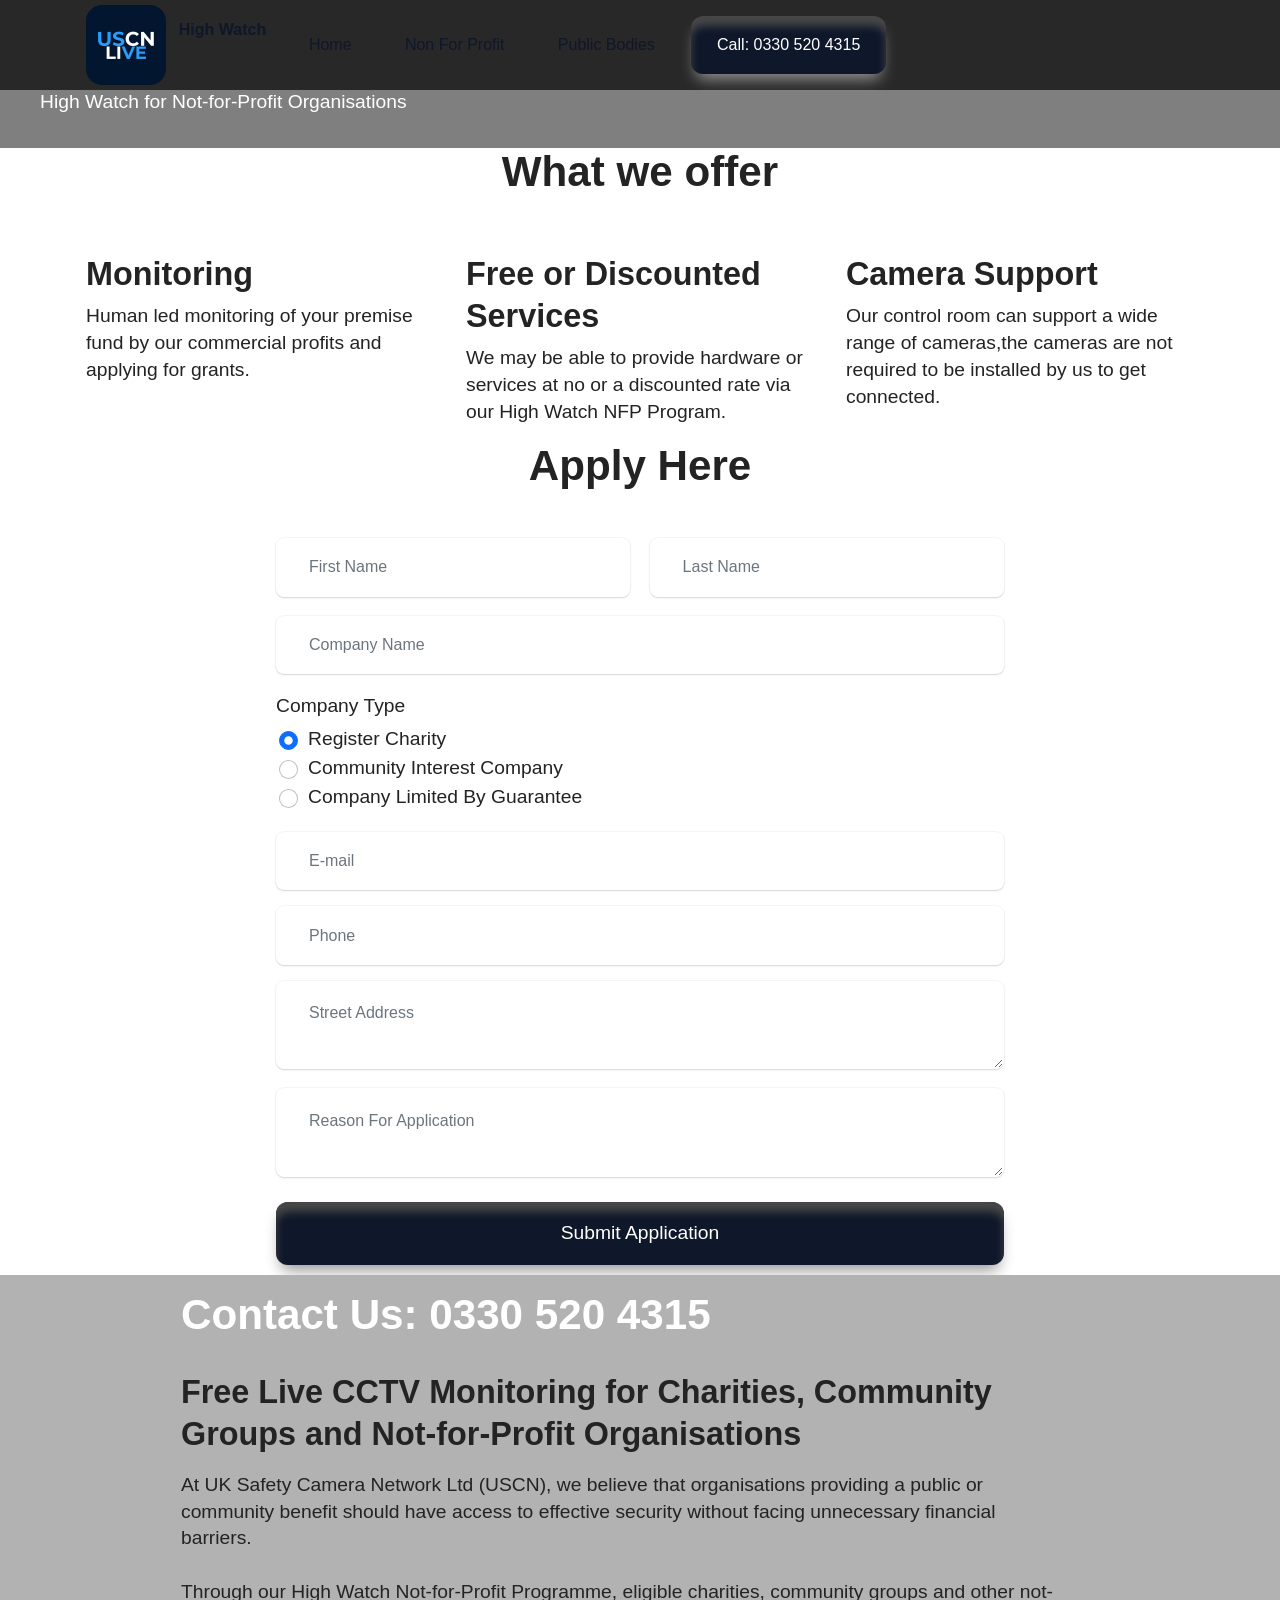
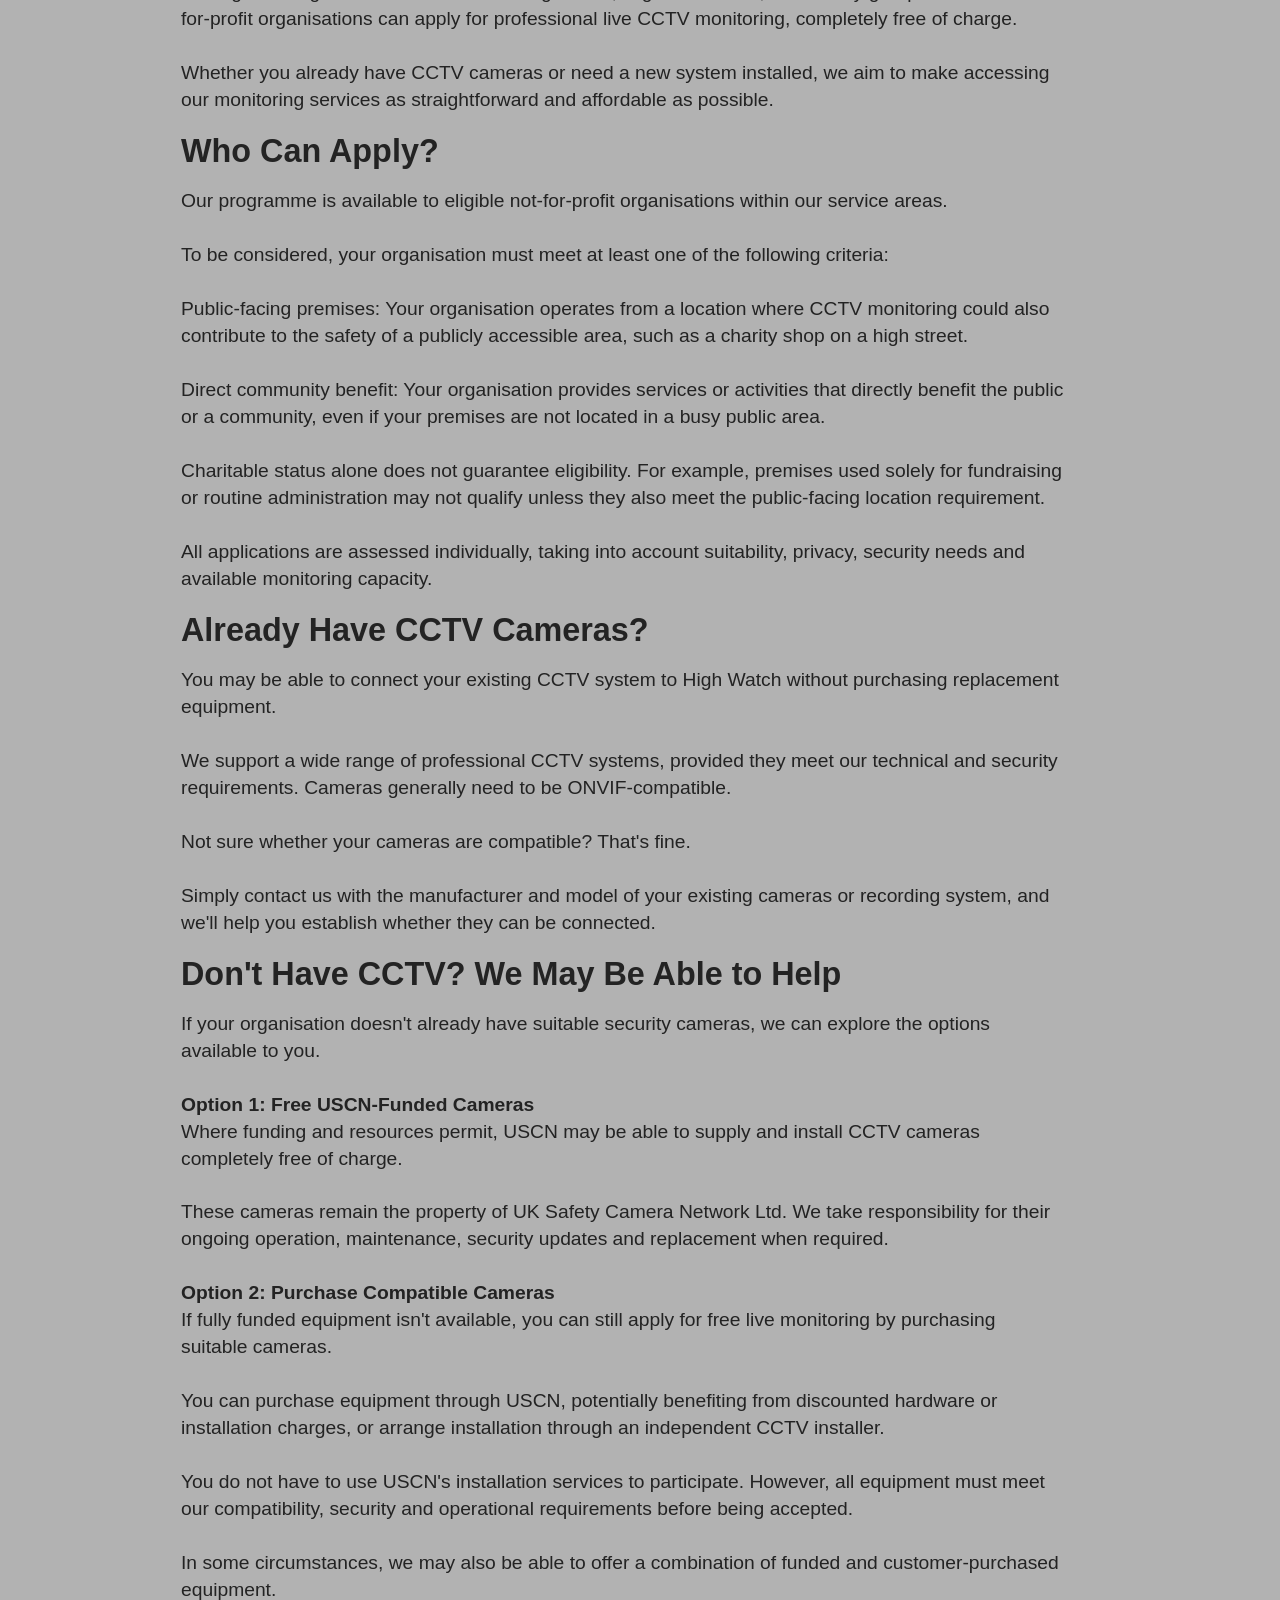
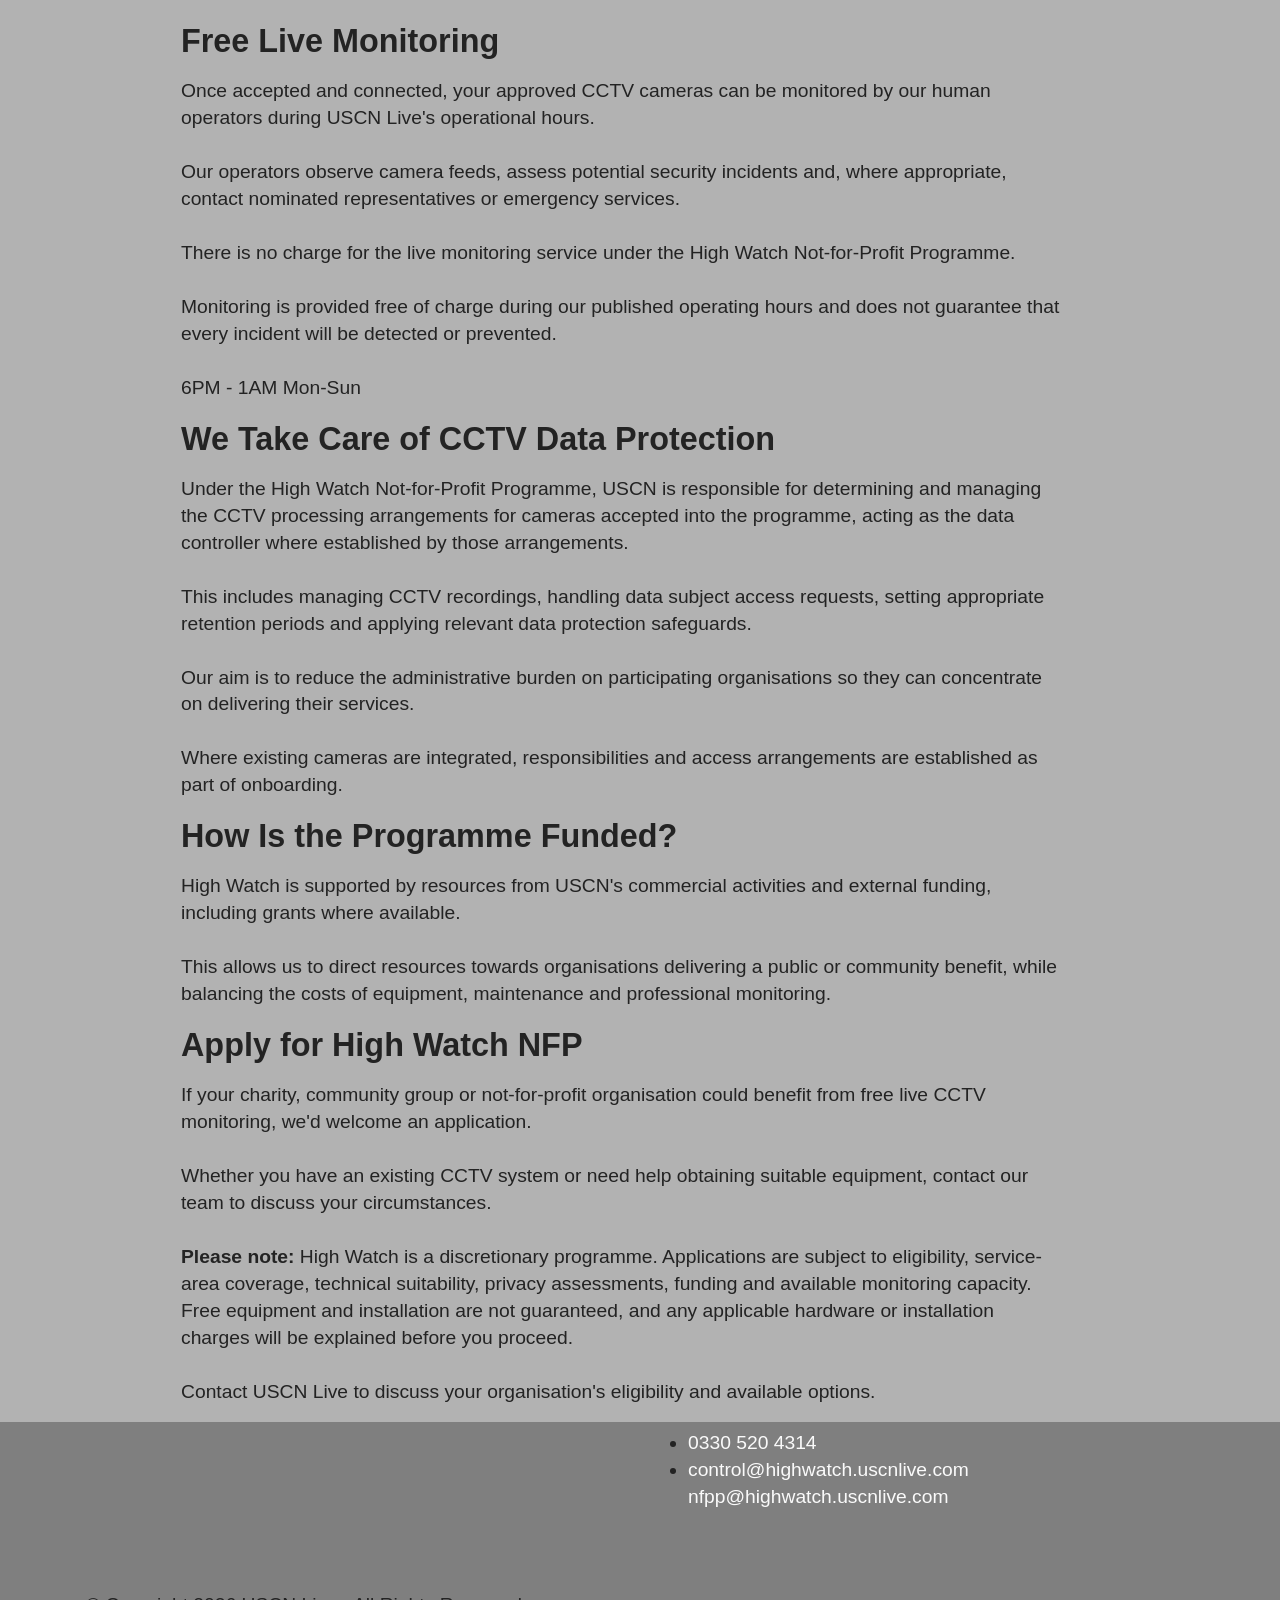
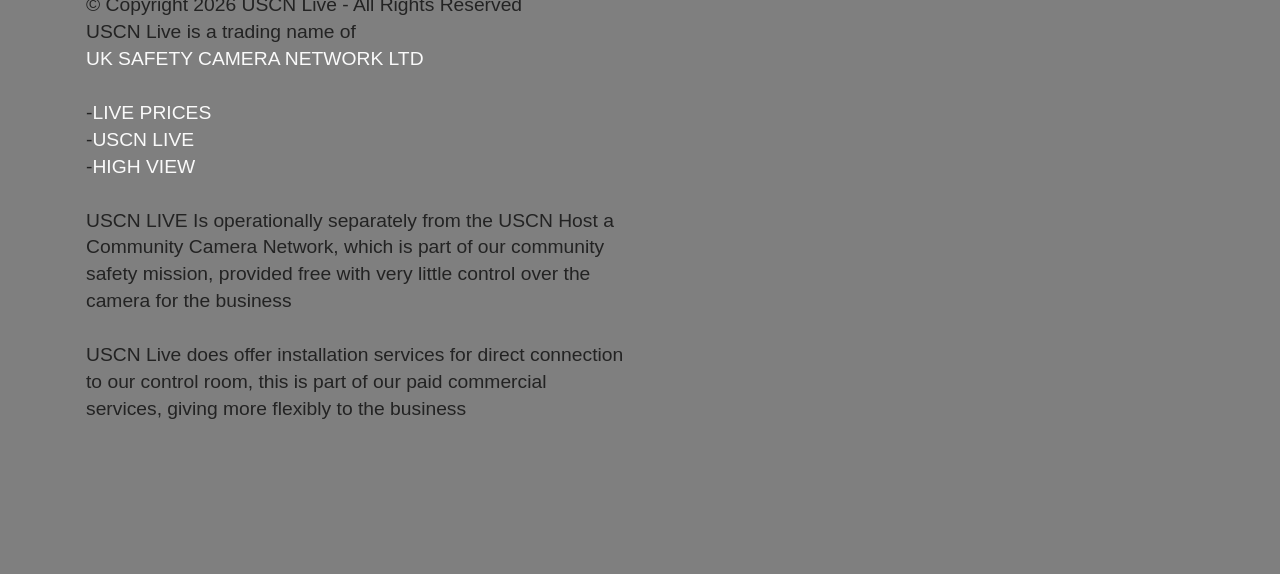
<file: non-for-profit.html>
<!DOCTYPE html>
<html  >
<head>
  
  <meta charset="UTF-8">
  <meta http-equiv="X-UA-Compatible" content="IE=edge">
  
  <meta name="twitter:card" content="summary_large_image"/>
  <meta name="twitter:image:src" content="assets/images/non-for-profit-meta.png">
  <meta property="og:image" content="assets/images/non-for-profit-meta.png">
  <meta name="twitter:title" content="Free Live Monitoring for Charities and Non Profits USCN High Watch">
  <meta name="viewport" content="width=device-width, initial-scale=1, minimum-scale=1">
  <link rel="shortcut icon" href="assets/images/copy20of20lwg-160x160.png" type="image/x-icon">
  <meta name="description" content="">
  
  
  <title>Free Live Monitoring for Charities and Non Profits USCN High Watch</title>
  <link rel="stylesheet" href="assets/web/assets/mobirise-icons2/mobirise2.css">
  <link rel="stylesheet" href="assets/bootstrap/css/bootstrap.min.css">
  <link rel="stylesheet" href="assets/parallax/jarallax.css">
  <link rel="stylesheet" href="assets/animatecss/animate.css">
  <link rel="stylesheet" href="assets/popup-overlay-plugin/style.css">
  <link rel="stylesheet" href="assets/dropdown/css/style.css">
  <link rel="stylesheet" href="assets/theme/css/style.css">
  <link rel="stylesheet" href="assets/recaptcha.css">
  <link rel="preload" href="https://fonts.googleapis.com/css?family=Inter+Tight:100,200,300,400,500,600,700,800,900,100i,200i,300i,400i,500i,600i,700i,800i,900i&display=swap" as="style" onload="this.onload=null;this.rel='stylesheet'">
  <noscript><link rel="stylesheet" href="https://fonts.googleapis.com/css?family=Inter+Tight:100,200,300,400,500,600,700,800,900,100i,200i,300i,400i,500i,600i,700i,800i,900i&display=swap"></noscript>
  <link rel="preload" as="style" href="assets/mobirise/css/mbr-additional.css?v=K2XHHK"><link rel="stylesheet" href="assets/mobirise/css/mbr-additional.css?v=K2XHHK" type="text/css">

  
  
  
</head>
<body>
  
  <section data-bs-version="5.1" class="menu menu1 cid-vzzd3BLCCo" once="menu" id="menu01-38">
	

	<nav class="navbar navbar-dropdown navbar-fixed-top navbar-expand-lg">
		<div class="container">
			<div class="navbar-brand">
				<span class="navbar-logo">
					<a href="index.html">
						<img src="assets/images/copy20of20lwg-160x160.png" alt="USCN" style="height: 5rem;">
					</a>
				</span>
				<span class="navbar-caption-wrap"><a class="navbar-caption text-black text-primary display-4" href="index.html">High Watch</a></span>
			</div>
			<button class="navbar-toggler" type="button" data-toggle="collapse" data-bs-toggle="collapse" data-target="#navbarSupportedContent" data-bs-target="#navbarSupportedContent" aria-controls="navbarNavAltMarkup" aria-expanded="false" aria-label="Toggle navigation">
				<div class="hamburger">
					<span></span>
					<span></span>
					<span></span>
					<span></span>
				</div>
			</button>
			<div class="collapse navbar-collapse" id="navbarSupportedContent">
				<ul class="navbar-nav nav-dropdown" data-app-modern-menu="true"><li class="nav-item">
						<a class="nav-link link text-black text-primary display-4" href="index.html">Home</a>
					</li><li class="nav-item"><a class="nav-link link text-black text-primary display-4" href="non-for-profit.html">Non For Profit</a></li><li class="nav-item"><a class="nav-link link text-black text-primary display-4" href="publicbodies.html">Public Bodies</a></li></ul>
				
				<div class="navbar-buttons mbr-section-btn"><a class="btn btn-black display-4" href="tel:+443305204315">Call: 0330 520 4315</a></div>
			</div>
		</div>
	</nav>
</section>

<section data-bs-version="5.1" class="header09 startm5 cid-vzzd3Il1eB mbr-parallax-background" id="header09-39">	
    
	<div class="mbr-overlay" style="opacity: 0.5; background-color: rgb(0, 0, 0);"></div>
	
	<div class="container-fluid">
		<div class="row">
			<div class="content-wrap col-12 col-md-8">
				<h1 class="mbr-section-title mbr-fonts-style mbr-white mb-4 display-1"><strong>High Watch Not For Profit</strong></h1>
				
				<p class="mbr-fonts-style mbr-text mbr-white mb-4 display-7">High Watch for Not-for-Profit Organisations</p>
				
			</div>
		</div>
	</div>
</section>

<section data-bs-version="5.1" class="features10 cid-vzzd3J10ed" id="features010-3a">
  

  
  
  <div class="container">
    <div class="row justify-content-center mb-5">
      <div class="col-12 mb-0 content-head">
        <h3 class="mbr-section-title mbr-fonts-style align-center display-2">
          <strong>What we offer</strong></h3>
        
      </div>
    </div>
    <div class="row">
      
      <div class="item features-without-image col-12 col-md-6 col-lg-4 active">
        <div class="item-wrapper">
          <div class="card-box align-left">
            
            <h5 class="card-title mbr-fonts-style display-5"><strong>Monitoring</strong></h5>
            <p class="card-text mbr-fonts-style mb-3 display-7">Human led monitoring of your premise fund by our commercial profits and applying for grants.&nbsp;</p>
            
          </div>
        </div>
      </div><div class="item features-without-image col-12 col-md-6 col-lg-4">
        <div class="item-wrapper">
          <div class="card-box align-left">
            
            <h5 class="card-title mbr-fonts-style display-5"><strong>Free or Discounted Services</strong></h5>
            <p class="card-text mbr-fonts-style mb-3 display-7">We may be able to provide hardware or services at no or a discounted rate via our High Watch NFP Program.</p>
            
          </div>
        </div>
      </div><div class="item features-without-image col-12 col-md-6 col-lg-4">
        <div class="item-wrapper">
          <div class="card-box align-left">
            
            <h5 class="card-title mbr-fonts-style display-5"><strong>Camera Support</strong></h5>
            <p class="card-text mbr-fonts-style mb-3 display-7">Our control room can support a wide range of cameras,the cameras are not required to be installed by us to get connected.<br></p>
            
          </div>
        </div>
      </div>
      
    </div>
  </div>
</section>

<section data-bs-version="5.1" class="form5 cid-vAez39G9LS" id="form02-3j">
    
    
    <div class="container">
        <div class="row justify-content-center">
            <div class="col-12 content-head">
                <div class="mbr-section-head mb-5">
                    <h3 class="mbr-section-title mbr-fonts-style align-center mb-0 display-2">
                        <strong>Apply Here</strong></h3>
                    
                </div>
            </div>
        </div>
        <div class="row justify-content-center">
            <div class="col-lg-8 mx-auto mbr-form" data-form-type="formoid">
<!--Formbuilder Form-->
<form action="https://mobirise.eu/" method="POST" class="mbr-form form-with-styler" data-form-title="HWNFPP"><input type="hidden" name="email" data-form-email="true" value="xCczNV1PdKjXouePGLbtTnDWRxo6WNaSfRQsVrH55t4Zl2geU73NIGtmPiQDI5+manSoBYZMgM9Nmi/0JbnhnEn5q1MMyoxsf9X8YZL7P3pcujL2Ylz1LaBLMfxnBHG6.YM95Cc+P5noGiAY0gu8xOUtVwH0waLUEumzvzRSeieki6jsSojK3nQWKb/IgXmC+//Gkpc3lINd91Br9L3o44YSsFsUJr9eLy3OVTG7q05exdfarU6h2zzD6x9OnwYTC">
<div class="row">
<div hidden="hidden" data-form-alert="" class="alert alert-success col-12">Thanks for filling out the form!</div>
<div hidden="hidden" data-form-alert-danger="" class="alert alert-danger col-12"> Oops...! some problem! </div>
</div>
<div class="dragArea row">
<div class="col-lg-12 col-md-12 col-sm-12 form-group">
<div class="row">
<div class="col">
<input type="text" name="nameFirst" placeholder="First Name" data-form-field="nameFirst" class="form-control text-multiple" value="" id="nameFirst-form02-3j">
</div>
<div class="col">
<input type="text" name="nameLast" placeholder="Last Name" data-form-field="nameLast" class="form-control text-multiple" value="" id="nameLast-form02-3j">
</div>
</div>
</div>
<div class="col-lg-12 col-md-12 col-sm-12 form-group" data-for="BusinessName">
<input type="text" name="BusinessName" placeholder="Company Name" data-form-field="BusinessName" class="form-control display-7" required="required" value="" id="BusinessName-form02-3j">
</div>
<div data-for="Companytype" class="col-lg-12 col-md-12 col-sm-12 form-group">
<div class="form-control-label">
<label for="Companytype-form02-3j" class="mbr-fonts-style display-7">Company Type</label>
</div>
<div class="form-check ms-2">
<input type="radio" name="Companytype" data-form-field="Companytype" class="form-check-input display-7" value="Register Charity " checked="" id="Companytype-form02-3j">
<label class="form-check-label display-7">Register Charity </label>
</div>
<div class="form-check ms-2">
<input type="radio" name="Companytype" data-form-field="Companytype" class="form-check-input display-7" value="Community Interest Company" id="Companytype-form02-3j">
<label class="form-check-label display-7">Community Interest Company</label>
</div>
<div class="form-check ms-2">
<input type="radio" name="Companytype" data-form-field="Companytype" class="form-check-input display-7" value="Company Limited By Guarantee " id="Companytype-form02-3j">
<label class="form-check-label display-7">Company Limited By Guarantee </label>
</div>
</div>
<div data-for="email" class="col-md col-sm-12 form-group mb-3">
<input type="email" name="email" placeholder="E-mail" data-form-field="email" required="required" class="form-control display-7" value="" id="email-form02-3j">
</div>
<div data-for="phone" class="col-12 form-group mb-3">
<input type="tel" name="phone" placeholder="Phone" data-form-field="phone" required="required" class="form-control display-7" value="" id="phone-form02-3j">
</div>
<div class="col-lg-12 col-md-12 col-sm-12 form-group" data-for="Address">
<textarea name="Address" placeholder="Street Address" data-form-field="Address" class="form-control display-7" required="required" id="Address-form02-3j"></textarea>
</div>
<div class="col-12 form-group mb-3" data-for="textarea1">
<textarea name="textarea1" placeholder="Reason For Application" data-form-field="textarea" class="form-control display-7" required="required" id="textarea1-form02-3j"></textarea>
</div>
<div class="col-lg-12 col-md-12 col-sm-12 align-center mbr-section-btn">
<button type="submit" class="w-100 w-100 btn btn-black display-7">Submit Application</button>
</div>
</div>
</form><!--Formbuilder Form-->
</div>
        </div>
    </div>
</section>

<section data-bs-version="5.1" class="article07 cid-vzzd3Lxe4t mbr-parallax-background" id="article07-3b">
  

  
  <div class="mbr-overlay" style="opacity: 0.3; background-color: rgb(0, 0, 0);"></div>
  <div class="container">
    <div class="row justify-content-center">
      <div class="card col-md-12 col-lg-10">
        <div class="card-wrapper">
          <h3 class="card-title mbr-fonts-style mbr-white mt-3 mb-4 display-2"><strong>Contact Us: 0330 520 4315</strong></h3>
          <div class="row card-box align-left">
            
            
            <div class="item features-without-image col-12 active">
              <div class="item-wrapper">
                <h4 class="mbr-section-subtitle mbr-fonts-style mb-3 display-5"><strong>Free Live CCTV Monitoring for Charities, Community Groups and Not-for-Profit Organisations</strong></h4>
                <p class="mbr-text mbr-fonts-style display-7">At UK Safety Camera Network Ltd (USCN), we believe that organisations providing a public or community benefit should have access to effective security without facing unnecessary financial barriers.<br><br>Through our High Watch Not-for-Profit Programme, eligible charities, community groups and other not-for-profit organisations can apply for professional live CCTV monitoring, completely free of charge.<br><br>Whether you already have CCTV cameras or need a new system installed, we aim to make accessing our monitoring services as straightforward and affordable as possible.</p>
              </div>
            </div><div class="item features-without-image col-12">
              <div class="item-wrapper">
                <h4 class="mbr-section-subtitle mbr-fonts-style mb-3 display-5"><strong>Who Can Apply?</strong></h4>
                <p class="mbr-text mbr-fonts-style display-7">Our programme is available to eligible not-for-profit organisations within our service areas.<br><br>To be considered, your organisation must meet at least one of the following criteria:<br><br>Public-facing premises: Your organisation operates from a location where CCTV monitoring could also contribute to the safety of a publicly accessible area, such as a charity shop on a high street.<br><br>Direct community benefit: Your organisation provides services or activities that directly benefit the public or a community, even if your premises are not located in a busy public area.<br><br>Charitable status alone does not guarantee eligibility. For example, premises used solely for fundraising or routine administration may not qualify unless they also meet the public-facing location requirement.<br><br>All applications are assessed individually, taking into account suitability, privacy, security needs and available monitoring capacity.</p>
              </div>
            </div><div class="item features-without-image col-12">
              <div class="item-wrapper">
                <h4 class="mbr-section-subtitle mbr-fonts-style mb-3 display-5"><strong>Already Have CCTV Cameras?</strong></h4>
                <p class="mbr-text mbr-fonts-style display-7">You may be able to connect your existing CCTV system to High Watch without purchasing replacement equipment.<br><br>We support a wide range of professional CCTV systems, provided they meet our technical and security requirements. Cameras generally need to be ONVIF-compatible.<br><br>Not sure whether your cameras are compatible? That's fine.<br><br>Simply contact us with the manufacturer and model of your existing cameras or recording system, and we'll help you establish whether they can be connected.</p>
              </div>
            </div><div class="item features-without-image col-12">
              <div class="item-wrapper">
                <h4 class="mbr-section-subtitle mbr-fonts-style mb-3 display-5"><strong>Don't Have CCTV? We May Be Able to Help</strong></h4>
                <p class="mbr-text mbr-fonts-style display-7">If your organisation doesn't already have suitable security cameras, we can explore the options available to you.<br><br><strong>Option 1: Free USCN-Funded Cameras<br></strong>Where funding and resources permit, USCN may be able to supply and install CCTV cameras completely free of charge.<br><br>These cameras remain the property of UK Safety Camera Network Ltd. We take responsibility for their ongoing operation, maintenance, security updates and replacement when required.<br><br><strong>Option 2: Purchase Compatible Cameras<br></strong>If fully funded equipment isn't available, you can still apply for free live monitoring by purchasing suitable cameras.<br><br>You can purchase equipment through USCN, potentially benefiting from discounted hardware or installation charges, or arrange installation through an independent CCTV installer.<br><br>You do not have to use USCN's installation services to participate. However, all equipment must meet our compatibility, security and operational requirements before being accepted.<br><br>In some circumstances, we may also be able to offer a combination of funded and customer-purchased equipment.</p>
              </div>
            </div><div class="item features-without-image col-12">
              <div class="item-wrapper">
                <h4 class="mbr-section-subtitle mbr-fonts-style mb-3 display-5"><strong>Free Live Monitoring</strong></h4>
                <p class="mbr-text mbr-fonts-style display-7">Once accepted and connected, your approved CCTV cameras can be monitored by our human operators during USCN Live's operational hours.<br><br>Our operators observe camera feeds, assess potential security incidents and, where appropriate, contact nominated representatives or emergency services.<br><br>There is no charge for the live monitoring service under the High Watch Not-for-Profit Programme.<br><br>Monitoring is provided free of charge during our published operating hours and does not guarantee that every incident will be detected or prevented.<br><br>6PM - 1AM Mon-Sun</p>
              </div>
            </div><div class="item features-without-image col-12">
              <div class="item-wrapper">
                <h4 class="mbr-section-subtitle mbr-fonts-style mb-3 display-5"><strong>We Take Care of CCTV Data Protection</strong></h4>
                <p class="mbr-text mbr-fonts-style display-7">Under the High Watch Not-for-Profit Programme, USCN is responsible for determining and managing the CCTV processing arrangements for cameras accepted into the programme, acting as the data controller where established by those arrangements.<br><br>This includes managing CCTV recordings, handling data subject access requests, setting appropriate retention periods and applying relevant data protection safeguards.<br><br>Our aim is to reduce the administrative burden on participating organisations so they can concentrate on delivering their services.<br><br>Where existing cameras are integrated, responsibilities and access arrangements are established as part of onboarding.</p>
              </div>
            </div><div class="item features-without-image col-12">
              <div class="item-wrapper">
                <h4 class="mbr-section-subtitle mbr-fonts-style mb-3 display-5"><strong>How Is the Programme Funded?</strong></h4>
                <p class="mbr-text mbr-fonts-style display-7">High Watch is supported by resources from USCN's commercial activities and external funding, including grants where available.<br><br>This allows us to direct resources towards organisations delivering a public or community benefit, while balancing the costs of equipment, maintenance and professional monitoring.</p>
              </div>
            </div><div class="item features-without-image col-12">
              <div class="item-wrapper">
                <h4 class="mbr-section-subtitle mbr-fonts-style mb-3 display-5"><strong>Apply for High Watch NFP</strong></h4>
                <p class="mbr-text mbr-fonts-style display-7">If your charity, community group or not-for-profit organisation could benefit from free live CCTV monitoring, we'd welcome an application.<br><br>Whether you have an existing CCTV system or need help obtaining suitable equipment, contact our team to discuss your circumstances.<br><br><strong>Please note:</strong> High Watch is a discretionary programme. Applications are subject to eligibility, service-area coverage, technical suitability, privacy assessments, funding and available monitoring capacity. Free equipment and installation are not guaranteed, and any applicable hardware or installation charges will be explained before you proceed.<br><br>Contact USCN Live to discuss your organisation's eligibility and available options.</p>
              </div>
            </div>
            
          </div>
          
        </div>
      </div>
    </div>
  </div>
</section>

<section data-bs-version="5.1" class="footer2 cid-vzzd3M3u3O mbr-parallax-background" once="footers" id="footer02-3c">
    

    
    <div class="mbr-overlay" style="opacity: 0.5; background-color: rgb(0, 0, 0);">
    </div>

    <div class="container">
        <div class="row">
            <div class="col-12 col-lg-6 center mt-2 mb-3">
                <p class="mbr-fonts-style copyright mb-0 display-7">
                    <br><br><br><br><br><br>© Copyright 2026 USCN Live - All Rights Reserved<br>USCN Live is a trading name of <br><a href="https://uscn.uk" class="text-white">UK SAFETY CAMERA NETWORK LTD</a><br><br>-<a href="https://uscnlive.com/price/" class="text-white">LIVE PRICES</a><br>-<a href="https://uscnlive.com" class="text-white">USCN LIVE</a><br>-<a href="https://highview.uscnlive.com" class="text-white">HIGH VIEW</a><br><br>USCN LIVE Is operationally separately from the USCN Host a Community Camera Network, which is part of our community safety mission, provided free with very little control over the camera for the business&nbsp;<br><br>USCN Live does offer installation services for direct connection to our control room, this is part of our paid commercial services, giving more flexibly to the business&nbsp;<a href="https://highview.uscnlive.com" class="text-white"><br></a><br><br><br><br><br></p>
            </div>
            <div class="col-12 col-lg-6 center">
                <div class="row-links mt-2 mb-3">
                    <ul class="row-links-soc">
                        
                        
                        
                        
                    <li class="row-links-soc-item mbr-fonts-style display-7"><a href="tel:+443305204314 " class="text-white">0330 520 4314&nbsp;</a></li><li class="row-links-soc-item mbr-fonts-style display-7"><a href="mailto:control@highwatch.uscnlive.com" class="text-white">control@highwatch.uscnlive.com</a><br><a href="mailto:nfpp@highwatch.uscnlive.com" class="text-white">nfpp@highwatch.uscnlive.com</a><div><a href="mailto:control@highwatch.uscnlive.com" class="text-white"><font color="#232323"><br></font></a><div><br><br></div></div></li></ul>
                </div>
            </div>
        </div>
    </div>
</section>


<script src="assets/bootstrap/js/bootstrap.bundle.min.js"></script>
  <script src="assets/parallax/jarallax.js"></script>
  <script src="assets/smoothscroll/smooth-scroll.js"></script>
  <script src="assets/ytplayer/index.js"></script>
  <script src="assets/dropdown/js/navbar-dropdown.js"></script>
  <script src="assets/theme/js/script.js"></script>
  <script src="assets/formoid.min.js"></script>
  
  
  
 <div id="scrollToTop" class="scrollToTop mbr-arrow-up"><a style="text-align: center;"><i class="mbr-arrow-up-icon mbr-arrow-up-icon-cm cm-icon cm-icon-smallarrow-up"></i></a></div>
    <input name="animation" type="hidden">
  </body>
</html>
</file>
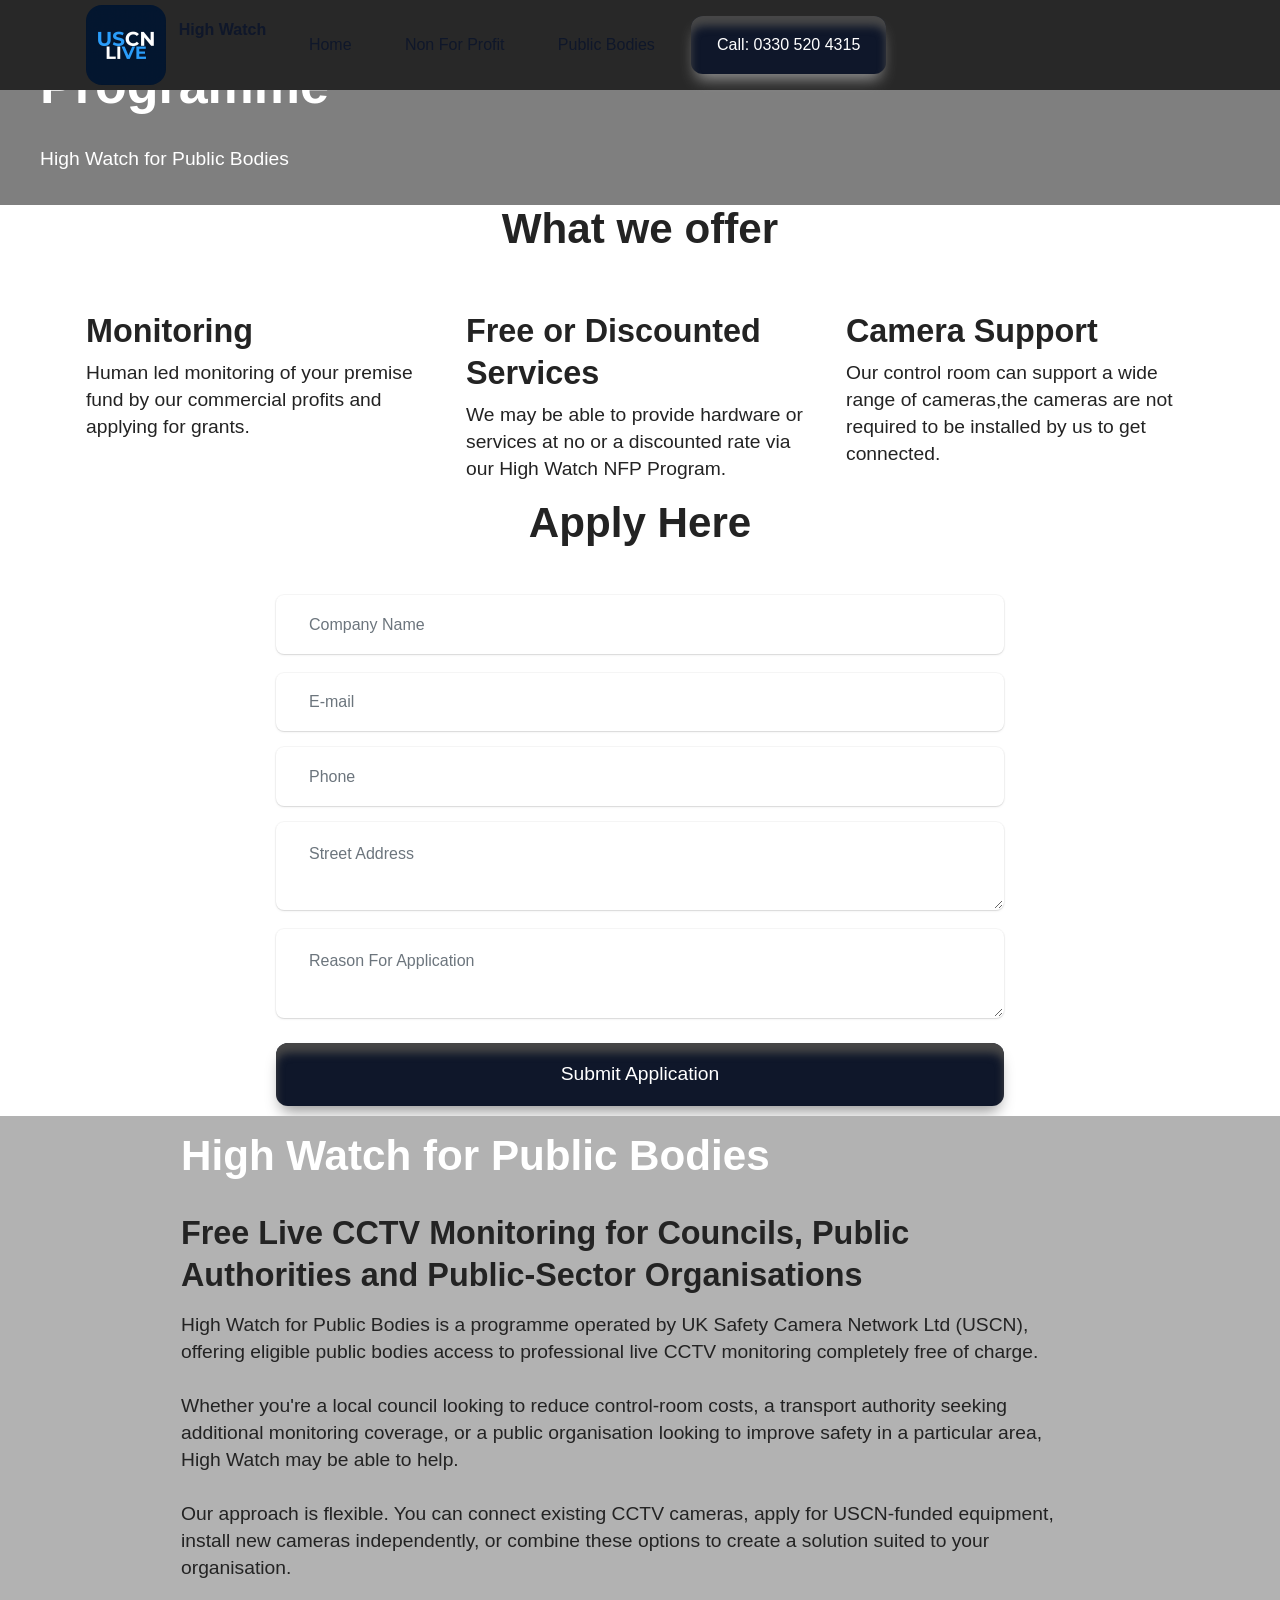
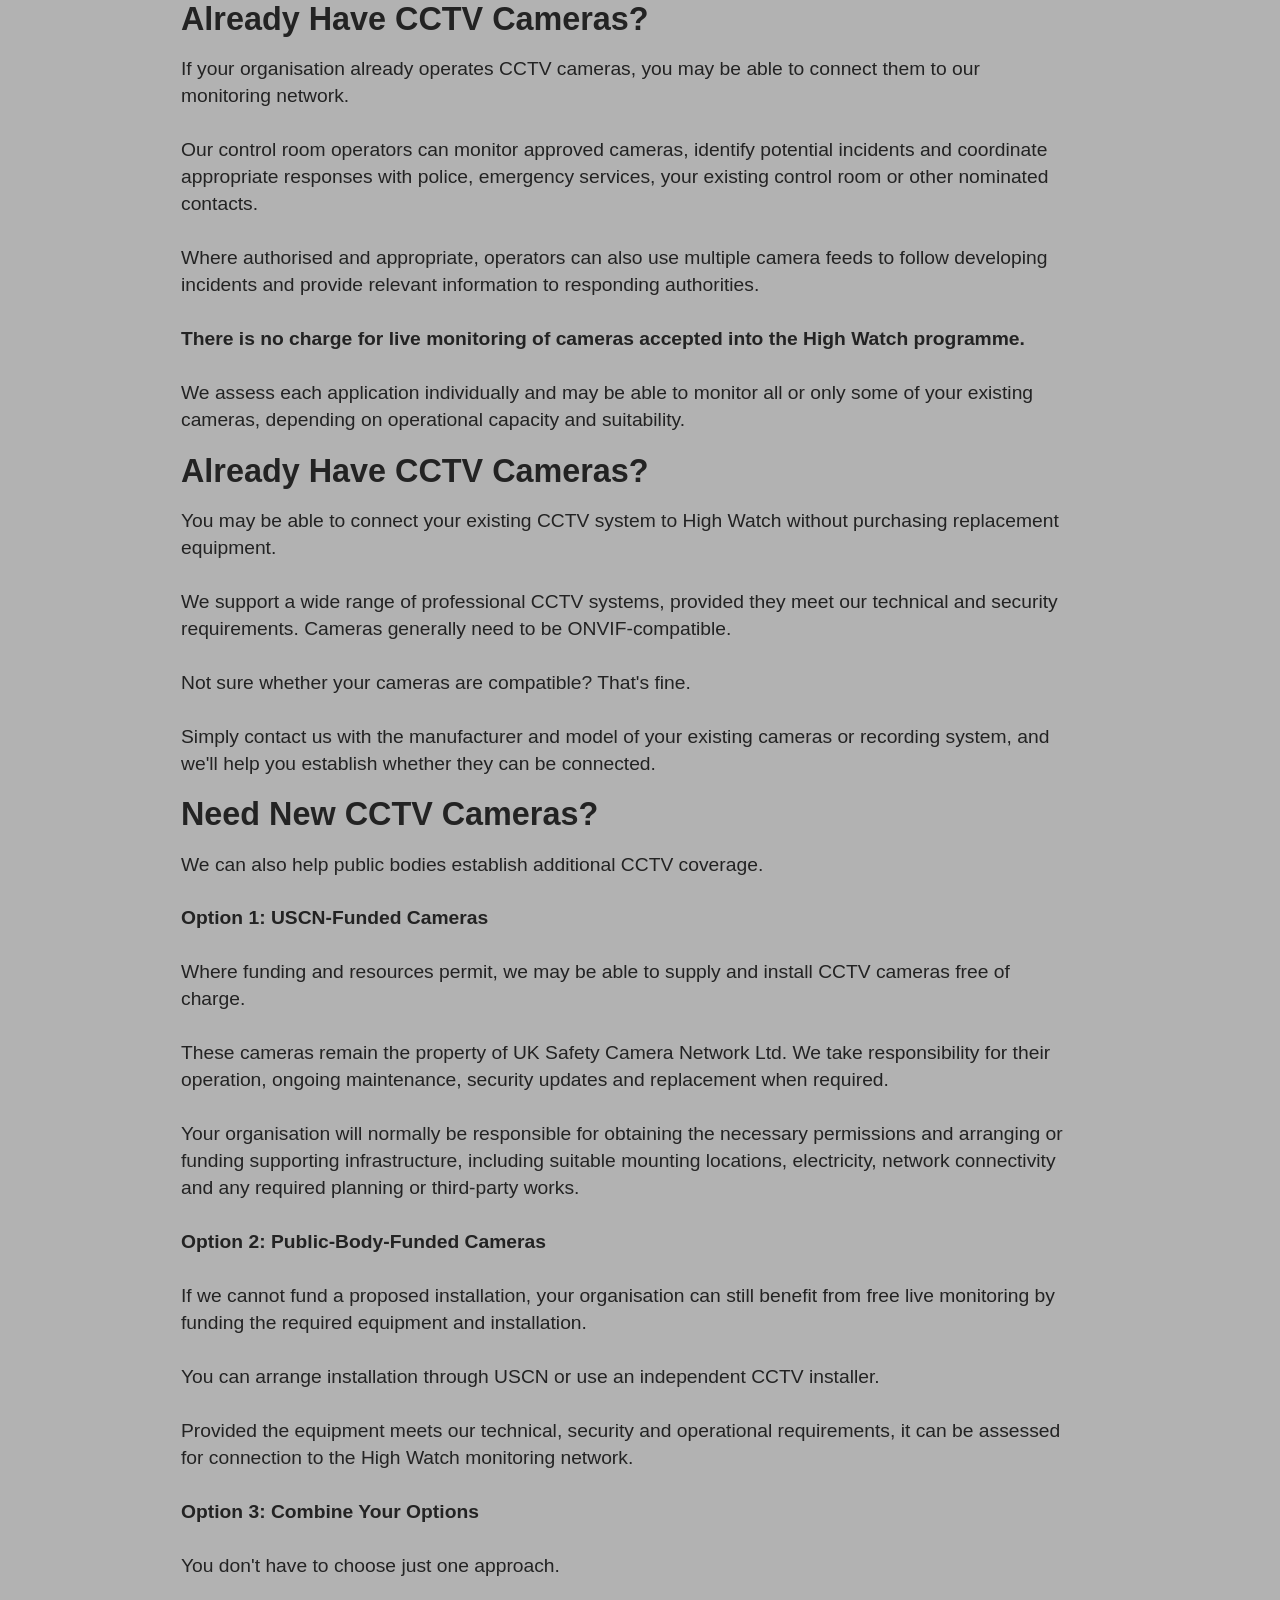
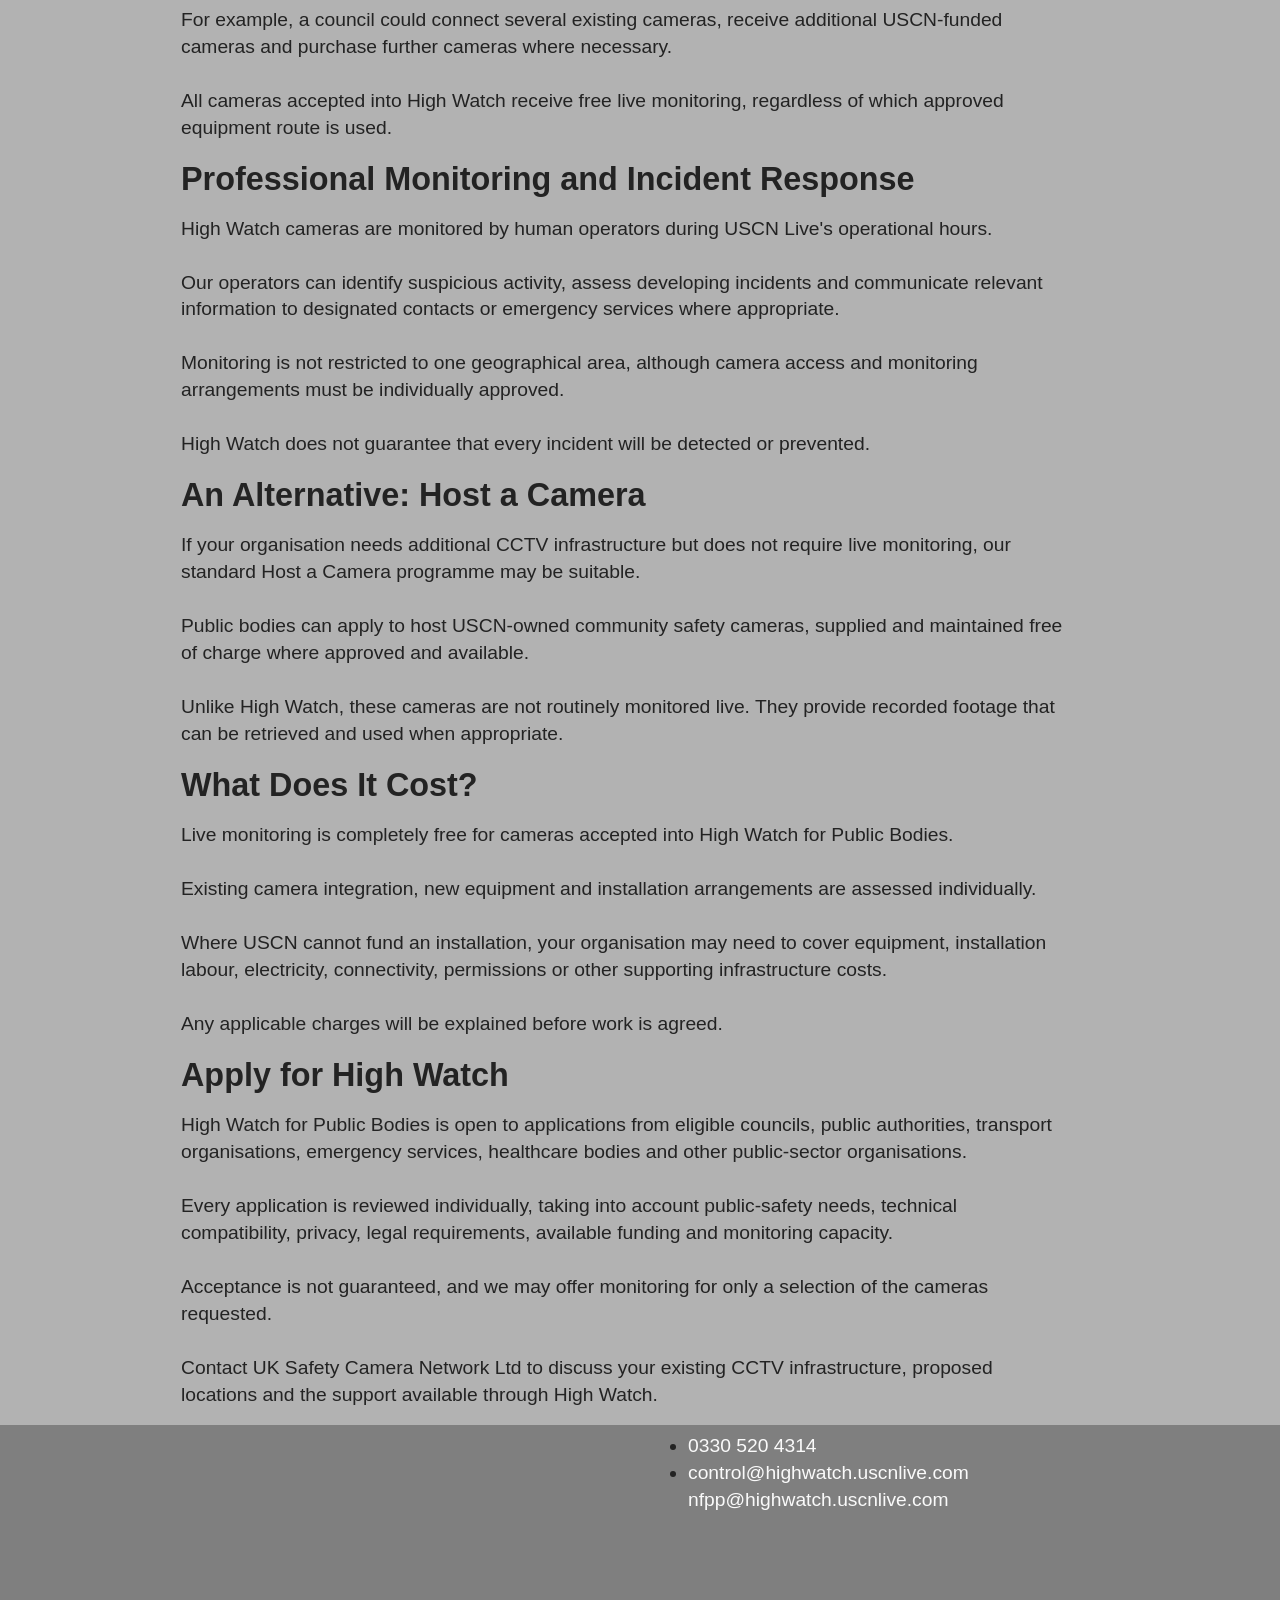
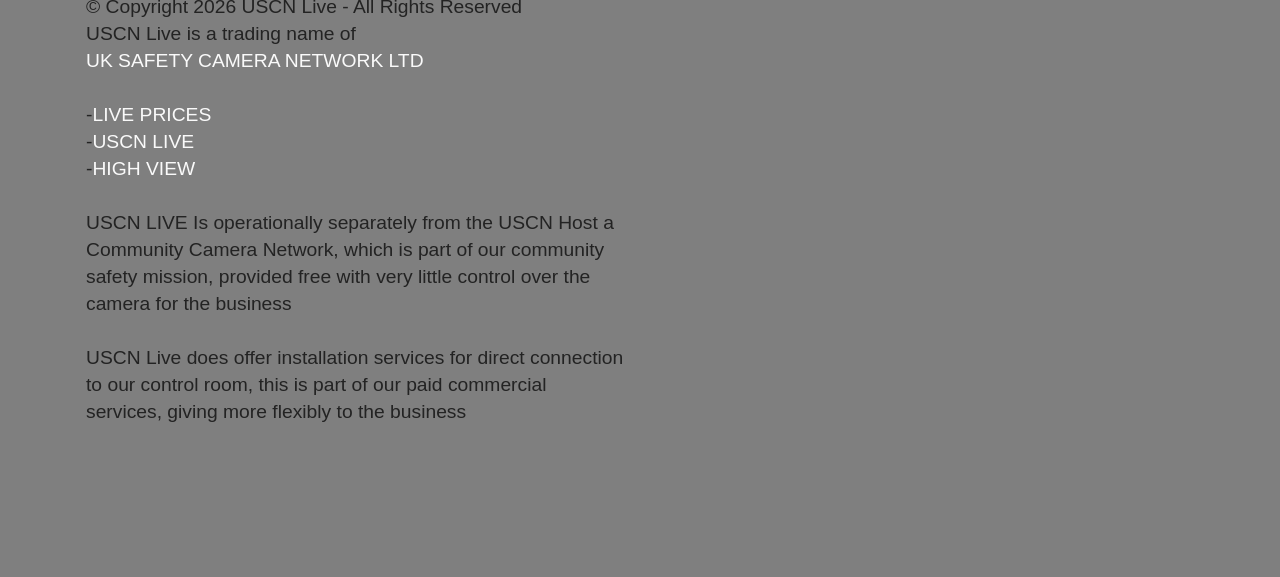
<file: publicbodies.html>
<!DOCTYPE html>
<html  >
<head>
  
  <meta charset="UTF-8">
  <meta http-equiv="X-UA-Compatible" content="IE=edge">
  
  <meta name="twitter:card" content="summary_large_image"/>
  <meta name="twitter:image:src" content="assets/images/publicbodies-meta.png">
  <meta property="og:image" content="assets/images/publicbodies-meta.png">
  <meta name="twitter:title" content="USCN CCTV Monitoring For Public Bodies from £0.00">
  <meta name="viewport" content="width=device-width, initial-scale=1, minimum-scale=1">
  <link rel="shortcut icon" href="assets/images/copy20of20lwg-160x160.png" type="image/x-icon">
  <meta name="description" content="">
  
  
  <title>USCN CCTV Monitoring For Public Bodies from £0.00</title>
  <link rel="stylesheet" href="assets/web/assets/mobirise-icons2/mobirise2.css">
  <link rel="stylesheet" href="assets/bootstrap/css/bootstrap.min.css">
  <link rel="stylesheet" href="assets/parallax/jarallax.css">
  <link rel="stylesheet" href="assets/animatecss/animate.css">
  <link rel="stylesheet" href="assets/popup-overlay-plugin/style.css">
  <link rel="stylesheet" href="assets/dropdown/css/style.css">
  <link rel="stylesheet" href="assets/theme/css/style.css">
  <link rel="stylesheet" href="assets/recaptcha.css">
  <link rel="preload" href="https://fonts.googleapis.com/css?family=Inter+Tight:100,200,300,400,500,600,700,800,900,100i,200i,300i,400i,500i,600i,700i,800i,900i&display=swap" as="style" onload="this.onload=null;this.rel='stylesheet'">
  <noscript><link rel="stylesheet" href="https://fonts.googleapis.com/css?family=Inter+Tight:100,200,300,400,500,600,700,800,900,100i,200i,300i,400i,500i,600i,700i,800i,900i&display=swap"></noscript>
  <link rel="preload" as="style" href="assets/mobirise/css/mbr-additional.css?v=kMbNSm"><link rel="stylesheet" href="assets/mobirise/css/mbr-additional.css?v=kMbNSm" type="text/css">

  
  
  
</head>
<body>
  
  <section data-bs-version="5.1" class="menu menu1 cid-vAiobYvLh9" once="menu" id="menu01-3r">
	

	<nav class="navbar navbar-dropdown navbar-fixed-top navbar-expand-lg">
		<div class="container">
			<div class="navbar-brand">
				<span class="navbar-logo">
					<a href="index.html">
						<img src="assets/images/copy20of20lwg-160x160.png" alt="USCN" style="height: 5rem;">
					</a>
				</span>
				<span class="navbar-caption-wrap"><a class="navbar-caption text-black text-primary display-4" href="index.html">High Watch</a></span>
			</div>
			<button class="navbar-toggler" type="button" data-toggle="collapse" data-bs-toggle="collapse" data-target="#navbarSupportedContent" data-bs-target="#navbarSupportedContent" aria-controls="navbarNavAltMarkup" aria-expanded="false" aria-label="Toggle navigation">
				<div class="hamburger">
					<span></span>
					<span></span>
					<span></span>
					<span></span>
				</div>
			</button>
			<div class="collapse navbar-collapse" id="navbarSupportedContent">
				<ul class="navbar-nav nav-dropdown" data-app-modern-menu="true"><li class="nav-item">
						<a class="nav-link link text-black text-primary display-4" href="index.html">Home</a>
					</li><li class="nav-item"><a class="nav-link link text-black text-primary display-4" href="non-for-profit.html">Non For Profit</a></li><li class="nav-item"><a class="nav-link link text-black text-primary display-4" href="publicbodies.html">Public Bodies</a></li></ul>
				
				<div class="navbar-buttons mbr-section-btn"><a class="btn btn-black display-4" href="tel:+443305204315">Call: 0330 520 4315</a></div>
			</div>
		</div>
	</nav>
</section>

<section data-bs-version="5.1" class="header09 startm5 cid-vAiobYVosi mbr-parallax-background" id="header09-3s">	
    
	<div class="mbr-overlay" style="opacity: 0.5; background-color: rgb(0, 0, 0);"></div>
	
	<div class="container-fluid">
		<div class="row">
			<div class="content-wrap col-12 col-md-8">
				<h1 class="mbr-section-title mbr-fonts-style mbr-white mb-4 display-1"><strong>High Watch Public Bodies Programme</strong></h1>
				
				<p class="mbr-fonts-style mbr-text mbr-white mb-4 display-7">High Watch for Public Bodies</p>
				
			</div>
		</div>
	</div>
</section>

<section data-bs-version="5.1" class="features10 cid-vAiobZfzFd" id="features010-3t">
  

  
  
  <div class="container">
    <div class="row justify-content-center mb-5">
      <div class="col-12 mb-0 content-head">
        <h3 class="mbr-section-title mbr-fonts-style align-center display-2">
          <strong>What we offer</strong></h3>
        
      </div>
    </div>
    <div class="row">
      
      <div class="item features-without-image col-12 col-md-6 col-lg-4 active">
        <div class="item-wrapper">
          <div class="card-box align-left">
            
            <h5 class="card-title mbr-fonts-style display-5"><strong>Monitoring</strong></h5>
            <p class="card-text mbr-fonts-style mb-3 display-7">Human led monitoring of your premise fund by our commercial profits and applying for grants.&nbsp;</p>
            
          </div>
        </div>
      </div><div class="item features-without-image col-12 col-md-6 col-lg-4">
        <div class="item-wrapper">
          <div class="card-box align-left">
            
            <h5 class="card-title mbr-fonts-style display-5"><strong>Free or Discounted Services</strong></h5>
            <p class="card-text mbr-fonts-style mb-3 display-7">We may be able to provide hardware or services at no or a discounted rate via our High Watch NFP Program.</p>
            
          </div>
        </div>
      </div><div class="item features-without-image col-12 col-md-6 col-lg-4">
        <div class="item-wrapper">
          <div class="card-box align-left">
            
            <h5 class="card-title mbr-fonts-style display-5"><strong>Camera Support</strong></h5>
            <p class="card-text mbr-fonts-style mb-3 display-7">Our control room can support a wide range of cameras,the cameras are not required to be installed by us to get connected.<br></p>
            
          </div>
        </div>
      </div>
      
    </div>
  </div>
</section>

<section data-bs-version="5.1" class="form5 cid-vAiobZLAg4" id="form02-3u">
    
    
    <div class="container">
        <div class="row justify-content-center">
            <div class="col-12 content-head">
                <div class="mbr-section-head mb-5">
                    <h3 class="mbr-section-title mbr-fonts-style align-center mb-0 display-2">
                        <strong>Apply Here</strong></h3>
                    
                </div>
            </div>
        </div>
        <div class="row justify-content-center">
            <div class="col-lg-8 mx-auto mbr-form" data-form-type="formoid">
<!--Formbuilder Form-->
<form action="https://mobirise.eu/" method="POST" class="mbr-form form-with-styler" data-form-title="HWNFPP"><input type="hidden" name="email" data-form-email="true" value="mpfawHkrbnpoEsTdwstllvDveJpmea+Rpz0T+a31YOlTNZkxa9Mi6P2G4Wc4PYi60Bwh4IIT6NW0URrZUV5/lRSIJa6SEAr2CGPzfrkUwskpYcSSM37lcvrAuPSH1eNt.uKiAzrgrLOoKI8Zih6Rn6+L2qWhInhJKW/wpO2llTmrzel5R6KXtyCt5afv0/3prjiB8ZNMr33PP85D8mjwsgyII15R/FQ32eqQJpxYmVCdx/1rdgpwkixV7MNEu1Hgj">
<div class="row">
<div hidden="hidden" data-form-alert="" class="alert alert-success col-12">Thanks for filling out the form!</div>
<div hidden="hidden" data-form-alert-danger="" class="alert alert-danger col-12"> Oops...! some problem! </div>
</div>
<div class="dragArea row">
<div class="col-lg-12 col-md-12 col-sm-12 form-group" data-for="BusinessName">
<input type="text" name="BusinessName" placeholder="Company Name" data-form-field="BusinessName" required="required" class="form-control display-7" value="" id="BusinessName-form02-3u">
</div>
<div class="col-md col-sm-12 form-group mb-3" data-for="email">
<input type="email" name="email" placeholder="E-mail" data-form-field="email" required="required" class="form-control display-7" value="" id="email-form02-3u">
</div>
<div data-for="phone" class="col-12 form-group mb-3">
<input type="tel" name="phone" placeholder="Phone" data-form-field="phone" class="form-control display-7" required="required" value="" id="phone-form02-3u">
</div>
<div data-for="Address" class="col-lg-12 col-md-12 col-sm-12 form-group">
<textarea name="Address" placeholder="Street Address" data-form-field="Address" required="required" class="form-control display-7" id="Address-form02-3u"></textarea>
</div>
<div data-for="textarea1" class="col-12 form-group mb-3">
<textarea name="textarea1" placeholder="Reason For Application" data-form-field="textarea" required="required" class="form-control display-7" id="textarea1-form02-3u"></textarea>
</div>
<div class="col-lg-12 col-md-12 col-sm-12 align-center mbr-section-btn">
<button type="submit" class="w-100 w-100 w-100 btn btn-black display-7">Submit Application</button>
</div>
</div>
</form><!--Formbuilder Form-->
</div>
        </div>
    </div>
</section>

<section data-bs-version="5.1" class="article07 cid-vAioc0hYDo mbr-parallax-background" id="article07-3v">
  

  
  <div class="mbr-overlay" style="opacity: 0.3; background-color: rgb(0, 0, 0);"></div>
  <div class="container">
    <div class="row justify-content-center">
      <div class="card col-md-12 col-lg-10">
        <div class="card-wrapper">
          <h3 class="card-title mbr-fonts-style mbr-white mt-3 mb-4 display-2"><strong>High Watch for Public Bodies</strong></h3>
          <div class="row card-box align-left">
            
            
            <div class="item features-without-image col-12 active">
              <div class="item-wrapper">
                <h4 class="mbr-section-subtitle mbr-fonts-style mb-3 display-5"><strong>Free Live CCTV Monitoring for Councils, Public Authorities and Public-Sector Organisations</strong></h4>
                <p class="mbr-text mbr-fonts-style display-7">High Watch for Public Bodies is a programme operated by UK Safety Camera Network Ltd (USCN), offering eligible public bodies access to professional live CCTV monitoring completely free of charge.<br><br>Whether you're a local council looking to reduce control-room costs, a transport authority seeking additional monitoring coverage, or a public organisation looking to improve safety in a particular area, High Watch may be able to help.<br><br>Our approach is flexible. You can connect existing CCTV cameras, apply for USCN-funded equipment, install new cameras independently, or combine these options to create a solution suited to your organisation.</p>
              </div>
            </div><div class="item features-without-image col-12">
              <div class="item-wrapper">
                <h4 class="mbr-section-subtitle mbr-fonts-style mb-3 display-5"><strong>Already Have CCTV Cameras?</strong></h4>
                <p class="mbr-text mbr-fonts-style display-7">If your organisation already operates CCTV cameras, you may be able to connect them to our monitoring network.<br><br>Our control room operators can monitor approved cameras, identify potential incidents and coordinate appropriate responses with police, emergency services, your existing control room or other nominated contacts.<br><br>Where authorised and appropriate, operators can also use multiple camera feeds to follow developing incidents and provide relevant information to responding authorities.<br><br><strong>There is no charge for live monitoring of cameras accepted into the High Watch programme.<br></strong><br>We assess each application individually and may be able to monitor all or only some of your existing cameras, depending on operational capacity and suitability.</p>
              </div>
            </div><div class="item features-without-image col-12">
              <div class="item-wrapper">
                <h4 class="mbr-section-subtitle mbr-fonts-style mb-3 display-5"><strong>Already Have CCTV Cameras?</strong></h4>
                <p class="mbr-text mbr-fonts-style display-7">You may be able to connect your existing CCTV system to High Watch without purchasing replacement equipment.<br><br>We support a wide range of professional CCTV systems, provided they meet our technical and security requirements. Cameras generally need to be ONVIF-compatible.<br><br>Not sure whether your cameras are compatible? That's fine.<br><br>Simply contact us with the manufacturer and model of your existing cameras or recording system, and we'll help you establish whether they can be connected.</p>
              </div>
            </div><div class="item features-without-image col-12">
              <div class="item-wrapper">
                <h4 class="mbr-section-subtitle mbr-fonts-style mb-3 display-5"><strong>Need New CCTV Cameras?</strong></h4>
                <p class="mbr-text mbr-fonts-style display-7">We can also help public bodies establish additional CCTV coverage.<br><br><strong>Option 1: USCN-Funded Cameras<br></strong><br>Where funding and resources permit, we may be able to supply and install CCTV cameras free of charge.<br><br>These cameras remain the property of UK Safety Camera Network Ltd. We take responsibility for their operation, ongoing maintenance, security updates and replacement when required.<br><br>Your organisation will normally be responsible for obtaining the necessary permissions and arranging or funding supporting infrastructure, including suitable mounting locations, electricity, network connectivity and any required planning or third-party works.<br><br><strong>Option 2: Public-Body-Funded Cameras<br></strong><br>If we cannot fund a proposed installation, your organisation can still benefit from free live monitoring by funding the required equipment and installation.<br><br>You can arrange installation through USCN or use an independent CCTV installer.<br><br>Provided the equipment meets our technical, security and operational requirements, it can be assessed for connection to the High Watch monitoring network.<br><br><strong>Option 3: Combine Your Options<br></strong><br>You don't have to choose just one approach.<br><br>For example, a council could connect several existing cameras, receive additional USCN-funded cameras and purchase further cameras where necessary.<br><br>All cameras accepted into High Watch receive free live monitoring, regardless of which approved equipment route is used.</p>
              </div>
            </div><div class="item features-without-image col-12">
              <div class="item-wrapper">
                <h4 class="mbr-section-subtitle mbr-fonts-style mb-3 display-5"><strong>Professional Monitoring and Incident Response</strong></h4>
                <p class="mbr-text mbr-fonts-style display-7">High Watch cameras are monitored by human operators during USCN Live's operational hours.<br><br>Our operators can identify suspicious activity, assess developing incidents and communicate relevant information to designated contacts or emergency services where appropriate.<br><br>Monitoring is not restricted to one geographical area, although camera access and monitoring arrangements must be individually approved.<br><br>High Watch does not guarantee that every incident will be detected or prevented.</p>
              </div>
            </div><div class="item features-without-image col-12">
              <div class="item-wrapper">
                <h4 class="mbr-section-subtitle mbr-fonts-style mb-3 display-5"><strong>An Alternative: Host a Camera</strong></h4>
                <p class="mbr-text mbr-fonts-style display-7">If your organisation needs additional CCTV infrastructure but does not require live monitoring, our standard Host a Camera programme may be suitable.<br><br>Public bodies can apply to host USCN-owned community safety cameras, supplied and maintained free of charge where approved and available.<br><br>Unlike High Watch, these cameras are not routinely monitored live. They provide recorded footage that can be retrieved and used when appropriate.</p>
              </div>
            </div><div class="item features-without-image col-12">
              <div class="item-wrapper">
                <h4 class="mbr-section-subtitle mbr-fonts-style mb-3 display-5"><strong>What Does It Cost?</strong></h4>
                <p class="mbr-text mbr-fonts-style display-7">Live monitoring is completely free for cameras accepted into High Watch for Public Bodies.<br><br>Existing camera integration, new equipment and installation arrangements are assessed individually.<br><br>Where USCN cannot fund an installation, your organisation may need to cover equipment, installation labour, electricity, connectivity, permissions or other supporting infrastructure costs.<br><br>Any applicable charges will be explained before work is agreed.</p>
              </div>
            </div><div class="item features-without-image col-12">
              <div class="item-wrapper">
                <h4 class="mbr-section-subtitle mbr-fonts-style mb-3 display-5"><strong>Apply for High Watch</strong></h4>
                <p class="mbr-text mbr-fonts-style display-7">High Watch for Public Bodies is open to applications from eligible councils, public authorities, transport organisations, emergency services, healthcare bodies and other public-sector organisations.<br><br>Every application is reviewed individually, taking into account public-safety needs, technical compatibility, privacy, legal requirements, available funding and monitoring capacity.<br><br>Acceptance is not guaranteed, and we may offer monitoring for only a selection of the cameras requested.<br><br>Contact UK Safety Camera Network Ltd to discuss your existing CCTV infrastructure, proposed locations and the support available through High Watch.</p>
              </div>
            </div>
            
          </div>
          
        </div>
      </div>
    </div>
  </div>
</section>

<section data-bs-version="5.1" class="footer2 cid-vAioc0OIKB mbr-parallax-background" once="footers" id="footer02-3w">
    

    
    <div class="mbr-overlay" style="opacity: 0.5; background-color: rgb(0, 0, 0);">
    </div>

    <div class="container">
        <div class="row">
            <div class="col-12 col-lg-6 center mt-2 mb-3">
                <p class="mbr-fonts-style copyright mb-0 display-7">
                    <br><br><br><br><br><br>© Copyright 2026 USCN Live - All Rights Reserved<br>USCN Live is a trading name of <br><a href="https://uscn.uk" class="text-white">UK SAFETY CAMERA NETWORK LTD</a><br><br>-<a href="https://uscnlive.com/price/" class="text-white">LIVE PRICES</a><br>-<a href="https://uscnlive.com" class="text-white">USCN LIVE</a><br>-<a href="https://highview.uscnlive.com" class="text-white">HIGH VIEW</a><br><br>USCN LIVE Is operationally separately from the USCN Host a Community Camera Network, which is part of our community safety mission, provided free with very little control over the camera for the business&nbsp;<br><br>USCN Live does offer installation services for direct connection to our control room, this is part of our paid commercial services, giving more flexibly to the business&nbsp;<a href="https://highview.uscnlive.com" class="text-white"><br></a><br><br><br><br><br></p>
            </div>
            <div class="col-12 col-lg-6 center">
                <div class="row-links mt-2 mb-3">
                    <ul class="row-links-soc">
                        
                        
                        
                        
                    <li class="row-links-soc-item mbr-fonts-style display-7"><a href="tel:+443305204314 " class="text-white">0330 520 4314&nbsp;</a></li><li class="row-links-soc-item mbr-fonts-style display-7"><a href="mailto:control@highwatch.uscnlive.com" class="text-white">control@highwatch.uscnlive.com</a><br><a href="mailto:nfpp@highwatch.uscnlive.com" class="text-white">nfpp@highwatch.uscnlive.com</a><div><a href="mailto:control@highwatch.uscnlive.com" class="text-white"><font color="#232323"><br></font></a><div><br><br></div></div></li></ul>
                </div>
            </div>
        </div>
    </div>
</section>


<script src="assets/bootstrap/js/bootstrap.bundle.min.js"></script>
  <script src="assets/parallax/jarallax.js"></script>
  <script src="assets/smoothscroll/smooth-scroll.js"></script>
  <script src="assets/ytplayer/index.js"></script>
  <script src="assets/dropdown/js/navbar-dropdown.js"></script>
  <script src="assets/theme/js/script.js"></script>
  <script src="assets/formoid.min.js"></script>
  
  
  
 <div id="scrollToTop" class="scrollToTop mbr-arrow-up"><a style="text-align: center;"><i class="mbr-arrow-up-icon mbr-arrow-up-icon-cm cm-icon cm-icon-smallarrow-up"></i></a></div>
    <input name="animation" type="hidden">
  </body>
</html>
</file>
<file: assets/web/assets/mobirise-icons2/mobirise2.css>
@font-face {
  font-family: 'Moririse2';
  font-display: swap;
  src:  url('mobirise2.eot?f2bix4');
  src:  url('mobirise2.eot?f2bix4#iefix') format('embedded-opentype'),
    url('mobirise2.woff2?f2bix4') format('woff2'),
    url('mobirise2.woff?f2bix4') format('woff'),
    url('mobirise2.ttf?f2bix4') format('truetype'),
    url('mobirise2.svg?f2bix4#mobirise2') format('svg');
  font-weight: normal;
  font-style: normal;
}

[class^="mobi-"], [class*=" mobi-"] {
  /* use !important to prevent issues with browser extensions that change fonts */
  font-family: 'Moririse2' !important;
  speak: none;
  font-style: normal;
  font-weight: normal;
  font-variant: normal;
  text-transform: none;
  line-height: 1;

  /* Better Font Rendering =========== */
  -webkit-font-smoothing: antialiased;
  -moz-osx-font-smoothing: grayscale;
}

.mobi-mbri-add-submenu:before {
  content: "\e900";
}
.mobi-mbri-alert:before {
  content: "\e901";
}
.mobi-mbri-align-center:before {
  content: "\e902";
}
.mobi-mbri-align-justify:before {
  content: "\e903";
}
.mobi-mbri-align-left:before {
  content: "\e904";
}
.mobi-mbri-align-right:before {
  content: "\e905";
}
.mobi-mbri-android:before {
  content: "\e906";
}
.mobi-mbri-apple:before {
  content: "\e907";
}
.mobi-mbri-arrow-down:before {
  content: "\e908";
}
.mobi-mbri-arrow-next:before {
  content: "\e909";
}
.mobi-mbri-arrow-prev:before {
  content: "\e90a";
}
.mobi-mbri-arrow-up:before {
  content: "\e90b";
}
.mobi-mbri-bold:before {
  content: "\e90c";
}
.mobi-mbri-bookmark:before {
  content: "\e90d";
}
.mobi-mbri-bootstrap:before {
  content: "\e90e";
}
.mobi-mbri-briefcase:before {
  content: "\e90f";
}
.mobi-mbri-browse:before {
  content: "\e910";
}
.mobi-mbri-bulleted-list:before {
  content: "\e911";
}
.mobi-mbri-calendar:before {
  content: "\e912";
}
.mobi-mbri-camera:before {
  content: "\e913";
}
.mobi-mbri-cart-add:before {
  content: "\e914";
}
.mobi-mbri-cart-full:before {
  content: "\e915";
}
.mobi-mbri-cash:before {
  content: "\e916";
}
.mobi-mbri-change-style:before {
  content: "\e917";
}
.mobi-mbri-chat:before {
  content: "\e918";
}
.mobi-mbri-clock:before {
  content: "\e919";
}
.mobi-mbri-close:before {
  content: "\e91a";
}
.mobi-mbri-cloud:before {
  content: "\e91b";
}
.mobi-mbri-code:before {
  content: "\e91c";
}
.mobi-mbri-contact-form:before {
  content: "\e91d";
}
.mobi-mbri-credit-card:before {
  content: "\e91e";
}
.mobi-mbri-cursor-click:before {
  content: "\e91f";
}
.mobi-mbri-cust-feedback:before {
  content: "\e920";
}
.mobi-mbri-database:before {
  content: "\e921";
}
.mobi-mbri-delivery:before {
  content: "\e922";
}
.mobi-mbri-desktop:before {
  content: "\e923";
}
.mobi-mbri-devices:before {
  content: "\e924";
}
.mobi-mbri-down:before {
  content: "\e925";
}
.mobi-mbri-download-2:before {
  content: "\e926";
}
.mobi-mbri-download:before {
  content: "\e927";
}
.mobi-mbri-drag-n-drop-2:before {
  content: "\e928";
}
.mobi-mbri-drag-n-drop:before {
  content: "\e929";
}
.mobi-mbri-edit-2:before {
  content: "\e92a";
}
.mobi-mbri-edit:before {
  content: "\e92b";
}
.mobi-mbri-error:before {
  content: "\e92c";
}
.mobi-mbri-extension:before {
  content: "\e92d";
}
.mobi-mbri-features:before {
  content: "\e92e";
}
.mobi-mbri-file:before {
  content: "\e92f";
}
.mobi-mbri-flag:before {
  content: "\e930";
}
.mobi-mbri-folder:before {
  content: "\e931";
}
.mobi-mbri-gift:before {
  content: "\e932";
}
.mobi-mbri-github:before {
  content: "\e933";
}
.mobi-mbri-globe-2:before {
  content: "\e934";
}
.mobi-mbri-globe:before {
  content: "\e935";
}
.mobi-mbri-growing-chart:before {
  content: "\e936";
}
.mobi-mbri-hearth:before {
  content: "\e937";
}
.mobi-mbri-help:before {
  content: "\e938";
}
.mobi-mbri-home:before {
  content: "\e939";
}
.mobi-mbri-hot-cup:before {
  content: "\e93a";
}
.mobi-mbri-idea:before {
  content: "\e93b";
}
.mobi-mbri-image-gallery:before {
  content: "\e93c";
}
.mobi-mbri-image-slider:before {
  content: "\e93d";
}
.mobi-mbri-info:before {
  content: "\e93e";
}
.mobi-mbri-italic:before {
  content: "\e93f";
}
.mobi-mbri-key:before {
  content: "\e940";
}
.mobi-mbri-laptop:before {
  content: "\e941";
}
.mobi-mbri-layers:before {
  content: "\e942";
}
.mobi-mbri-left-right:before {
  content: "\e943";
}
.mobi-mbri-left:before {
  content: "\e944";
}
.mobi-mbri-letter:before {
  content: "\e945";
}
.mobi-mbri-like:before {
  content: "\e946";
}
.mobi-mbri-link:before {
  content: "\e947";
}
.mobi-mbri-lock:before {
  content: "\e948";
}
.mobi-mbri-login:before {
  content: "\e949";
}
.mobi-mbri-logout:before {
  content: "\e94a";
}
.mobi-mbri-magic-stick:before {
  content: "\e94b";
}
.mobi-mbri-map-pin:before {
  content: "\e94c";
}
.mobi-mbri-menu:before {
  content: "\e94d";
}
.mobi-mbri-mobile-2:before {
  content: "\e94e";
}
.mobi-mbri-mobile-horizontal:before {
  content: "\e94f";
}
.mobi-mbri-mobile:before {
  content: "\e950";
}
.mobi-mbri-mobirise:before {
  content: "\e951";
}
.mobi-mbri-more-horizontal:before {
  content: "\e952";
}
.mobi-mbri-more-vertical:before {
  content: "\e953";
}
.mobi-mbri-music:before {
  content: "\e954";
}
.mobi-mbri-new-file:before {
  content: "\e955";
}
.mobi-mbri-numbered-list:before {
  content: "\e956";
}
.mobi-mbri-opened-folder:before {
  content: "\e957";
}
.mobi-mbri-pages:before {
  content: "\e958";
}
.mobi-mbri-paper-plane:before {
  content: "\e959";
}
.mobi-mbri-paperclip:before {
  content: "\e95a";
}
.mobi-mbri-phone:before {
  content: "\e95b";
}
.mobi-mbri-photo:before {
  content: "\e95c";
}
.mobi-mbri-photos:before {
  content: "\e95d";
}
.mobi-mbri-pin:before {
  content: "\e95e";
}
.mobi-mbri-play:before {
  content: "\e95f";
}
.mobi-mbri-plus:before {
  content: "\e960";
}
.mobi-mbri-preview:before {
  content: "\e961";
}
.mobi-mbri-print:before {
  content: "\e962";
}
.mobi-mbri-protect:before {
  content: "\e963";
}
.mobi-mbri-question:before {
  content: "\e964";
}
.mobi-mbri-quote-left:before {
  content: "\e965";
}
.mobi-mbri-quote-right:before {
  content: "\e966";
}
.mobi-mbri-redo:before {
  content: "\e967";
}
.mobi-mbri-refresh:before {
  content: "\e968";
}
.mobi-mbri-responsive-2:before {
  content: "\e969";
}
.mobi-mbri-responsive:before {
  content: "\e96a";
}
.mobi-mbri-right:before {
  content: "\e96b";
}
.mobi-mbri-rocket:before {
  content: "\e96c";
}
.mobi-mbri-sad-face:before {
  content: "\e96d";
}
.mobi-mbri-sale:before {
  content: "\e96e";
}
.mobi-mbri-save:before {
  content: "\e96f";
}
.mobi-mbri-search:before {
  content: "\e970";
}
.mobi-mbri-setting-2:before {
  content: "\e971";
}
.mobi-mbri-setting-3:before {
  content: "\e972";
}
.mobi-mbri-setting:before {
  content: "\e973";
}
.mobi-mbri-share:before {
  content: "\e974";
}
.mobi-mbri-shopping-bag:before {
  content: "\e975";
}
.mobi-mbri-shopping-basket:before {
  content: "\e976";
}
.mobi-mbri-shopping-cart:before {
  content: "\e977";
}
.mobi-mbri-sites:before {
  content: "\e978";
}
.mobi-mbri-smile-face:before {
  content: "\e979";
}
.mobi-mbri-speed:before {
  content: "\e97a";
}
.mobi-mbri-star:before {
  content: "\e97b";
}
.mobi-mbri-success:before {
  content: "\e97c";
}
.mobi-mbri-sun:before {
  content: "\e97d";
}
.mobi-mbri-sun2:before {
  content: "\e97e";
}
.mobi-mbri-tablet-vertical:before {
  content: "\e97f";
}
.mobi-mbri-tablet:before {
  content: "\e980";
}
.mobi-mbri-target:before {
  content: "\e981";
}
.mobi-mbri-timer:before {
  content: "\e982";
}
.mobi-mbri-to-ftp:before {
  content: "\e983";
}
.mobi-mbri-to-local-drive:before {
  content: "\e984";
}
.mobi-mbri-touch-swipe:before {
  content: "\e985";
}
.mobi-mbri-touch:before {
  content: "\e986";
}
.mobi-mbri-trash:before {
  content: "\e987";
}
.mobi-mbri-underline:before {
  content: "\e988";
}
.mobi-mbri-undo:before {
  content: "\e989";
}
.mobi-mbri-unlink:before {
  content: "\e98a";
}
.mobi-mbri-unlock:before {
  content: "\e98b";
}
.mobi-mbri-up-down:before {
  content: "\e98c";
}
.mobi-mbri-up:before {
  content: "\e98d";
}
.mobi-mbri-update:before {
  content: "\e98e";
}
.mobi-mbri-upload-2:before {
  content: "\e98f";
}
.mobi-mbri-upload:before {
  content: "\e990";
}
.mobi-mbri-user-2:before {
  content: "\e991";
}
.mobi-mbri-user:before {
  content: "\e992";
}
.mobi-mbri-users:before {
  content: "\e993";
}
.mobi-mbri-video-play:before {
  content: "\e994";
}
.mobi-mbri-video:before {
  content: "\e995";
}
.mobi-mbri-watch:before {
  content: "\e996";
}
.mobi-mbri-website-theme-2:before {
  content: "\e997";
}
.mobi-mbri-website-theme:before {
  content: "\e998";
}
.mobi-mbri-wifi:before {
  content: "\e999";
}
.mobi-mbri-windows:before {
  content: "\e99a";
}
.mobi-mbri-zoom-in:before {
  content: "\e99b";
}
.mobi-mbri-zoom-out:before {
  content: "\e99c";
}
</file>
<file: assets/popup-overlay-plugin/style.css>
html.is-builder .modal-backdrop.show {
    display: none !important;
}
</file>
<file: assets/dropdown/css/style.css>
.navbar-dropdown {
  left: 0;
  padding: 0;
  position: absolute;
  right: 0;
  top: 0;
  transition: all 0.45s ease;
  z-index: 1030;
  background: #282828; }
  .navbar-dropdown .navbar-logo {
    margin-right: 0.8rem;
    transition: margin 0.3s ease-in-out;
    vertical-align: middle; }
    .navbar-dropdown .navbar-logo img {
      height: 3.125rem;
      transition: all 0.3s ease-in-out; }
    .navbar-dropdown .navbar-logo.mbr-iconfont {
      font-size: 3.125rem;
      line-height: 3.125rem; }
  .navbar-dropdown .navbar-caption {
    font-weight: 700;
    white-space: normal;
    vertical-align: -4px;
    line-height: 3.125rem !important; }
    .navbar-dropdown .navbar-caption, .navbar-dropdown .navbar-caption:hover {
      color: inherit;
      text-decoration: none; }
  .navbar-dropdown .mbr-iconfont + .navbar-caption {
    vertical-align: -1px; }
  .navbar-dropdown.navbar-fixed-top {
    position: fixed; }
  .navbar-dropdown .navbar-brand span {
    vertical-align: -4px; }
  .navbar-dropdown.bg-color.transparent {
    background: none; }
  .navbar-dropdown.navbar-short .navbar-brand {
    padding: 0.625rem 0; }
    .navbar-dropdown.navbar-short .navbar-brand span {
      vertical-align: -1px; }
  .navbar-dropdown.navbar-short .navbar-caption {
    line-height: 2.375rem !important;
    vertical-align: -2px; }
  .navbar-dropdown.navbar-short .navbar-logo {
    margin-right: 0.5rem; }
    .navbar-dropdown.navbar-short .navbar-logo img {
      height: 2.375rem; }
    .navbar-dropdown.navbar-short .navbar-logo.mbr-iconfont {
      font-size: 2.375rem;
      line-height: 2.375rem; }
  .navbar-dropdown.navbar-short .mbr-table-cell {
    height: 3.625rem; }
  .navbar-dropdown .navbar-close {
    left: 0.6875rem;
    position: fixed;
    top: 0.75rem;
    z-index: 1000; }
  .navbar-dropdown .hamburger-icon {
    content: "";
    display: inline-block;
    vertical-align: middle;
    width: 16px;
    -webkit-box-shadow: 0 -6px 0 1px #282828,0 0 0 1px #282828,0 6px 0 1px #282828;
    -moz-box-shadow: 0 -6px 0 1px #282828,0 0 0 1px #282828,0 6px 0 1px #282828;
    box-shadow: 0 -6px 0 1px #282828,0 0 0 1px #282828,0 6px 0 1px #282828; }

.dropdown-menu .dropdown-toggle[data-toggle="dropdown-submenu"]::after {
  border-bottom: 0.35em solid transparent;
  border-left: 0.35em solid;
  border-right: 0;
  border-top: 0.35em solid transparent;
  margin-left: 0.3rem; }

.dropdown-menu .dropdown-item:focus {
  outline: 0; }

.nav-dropdown {
  font-size: 0.75rem;
  font-weight: 500;
  height: auto !important; }
  .nav-dropdown .nav-btn {
    padding-left: 1rem; }
  .nav-dropdown .link {
    margin: .667em 1.667em;
    font-weight: 500;
    padding: 0;
    transition: color .2s ease-in-out; }
    .nav-dropdown .link.dropdown-toggle {
      margin-right: 2.583em; }
      .nav-dropdown .link.dropdown-toggle::after {
        margin-left: .25rem;
        border-top: 0.35em solid;
        border-right: 0.35em solid transparent;
        border-left: 0.35em solid transparent;
        border-bottom: 0; }
      .nav-dropdown .link.dropdown-toggle[aria-expanded="true"] {
        margin: 0;
        padding: 0.667em 3.263em  0.667em 1.667em; }
  .nav-dropdown .link::after,
  .nav-dropdown .dropdown-item::after {
    color: inherit; }
  .nav-dropdown .btn {
    font-size: 0.75rem;
    font-weight: 700;
    letter-spacing: 0;
    margin-bottom: 0;
    padding-left: 1.25rem;
    padding-right: 1.25rem; }
  .nav-dropdown .dropdown-menu {
    border-radius: 0;
    border: 0;
    left: 0;
    margin: 0;
    padding-bottom: 1.25rem;
    padding-top: 1.25rem;
    position: relative; }
  .nav-dropdown .dropdown-submenu {
    margin-left: 0.125rem;
    top: 0; }
  .nav-dropdown .dropdown-item {
    font-weight: 500;
    line-height: 2;
    padding: 0.3846em 4.615em 0.3846em 1.5385em;
    position: relative;
    transition: color .2s ease-in-out, background-color .2s ease-in-out; }
    .nav-dropdown .dropdown-item::after {
      margin-top: -0.3077em;
      position: absolute;
      right: 1.1538em;
      top: 50%; }
    .nav-dropdown .dropdown-item:focus, .nav-dropdown .dropdown-item:hover {
      background: none; }

@media (max-width: 767px) {
  .nav-dropdown.navbar-toggleable-sm {
    bottom: 0;
    display: none;
    left: 0;
    overflow-x: hidden;
    position: fixed;
    top: 0;
    transform: translateX(-100%);
    -ms-transform: translateX(-100%);
    -webkit-transform: translateX(-100%);
    width: 18.75rem;
    z-index: 999; } }
.nav-dropdown.navbar-toggleable-xl {
  bottom: 0;
  display: none;
  left: 0;
  overflow-x: hidden;
  position: fixed;
  top: 0;
  transform: translateX(-100%);
  -ms-transform: translateX(-100%);
  -webkit-transform: translateX(-100%);
  width: 18.75rem;
  z-index: 999; }

.nav-dropdown-sm {
  display: block !important;
  overflow-x: hidden;
  overflow: auto;
  padding-top: 3.875rem; }
  .nav-dropdown-sm::after {
    content: "";
    display: block;
    height: 3rem;
    width: 100%; }
  .nav-dropdown-sm.collapse.in ~ .navbar-close {
    display: block !important; }
  .nav-dropdown-sm.collapsing, .nav-dropdown-sm.collapse.in {
    transform: translateX(0);
    -ms-transform: translateX(0);
    -webkit-transform: translateX(0);
    transition: all 0.25s ease-out;
    -webkit-transition: all 0.25s ease-out;
    background: #282828; }
  .nav-dropdown-sm.collapsing[aria-expanded="false"] {
    transform: translateX(-100%);
    -ms-transform: translateX(-100%);
    -webkit-transform: translateX(-100%); }
  .nav-dropdown-sm .nav-item {
    display: block;
    margin-left: 0 !important;
    padding-left: 0; }
  .nav-dropdown-sm .link,
  .nav-dropdown-sm .dropdown-item {
    border-top: 1px dotted rgba(255, 255, 255, 0.1);
    font-size: 0.8125rem;
    line-height: 1.6;
    margin: 0 !important;
    padding: 0.875rem 2.4rem 0.875rem 1.5625rem !important;
    position: relative;
    white-space: normal; }
    .nav-dropdown-sm .link:focus, .nav-dropdown-sm .link:hover,
    .nav-dropdown-sm .dropdown-item:focus,
    .nav-dropdown-sm .dropdown-item:hover {
      background: rgba(0, 0, 0, 0.2) !important;
      color: #c0a375; }
  .nav-dropdown-sm .nav-btn {
    position: relative;
    padding: 1.5625rem 1.5625rem 0 1.5625rem; }
    .nav-dropdown-sm .nav-btn::before {
      border-top: 1px dotted rgba(255, 255, 255, 0.1);
      content: "";
      left: 0;
      position: absolute;
      top: 0;
      width: 100%; }
    .nav-dropdown-sm .nav-btn + .nav-btn {
      padding-top: 0.625rem; }
      .nav-dropdown-sm .nav-btn + .nav-btn::before {
        display: none; }
  .nav-dropdown-sm .btn {
    padding: 0.625rem 0; }
  .nav-dropdown-sm .dropdown-toggle[data-toggle="dropdown-submenu"]::after {
    margin-left: .25rem;
    border-top: 0.35em solid;
    border-right: 0.35em solid transparent;
    border-left: 0.35em solid transparent;
    border-bottom: 0; }
  .nav-dropdown-sm .dropdown-toggle[data-toggle="dropdown-submenu"][aria-expanded="true"]::after {
    border-top: 0;
    border-right: 0.35em solid transparent;
    border-left: 0.35em solid transparent;
    border-bottom: 0.35em solid; }
  .nav-dropdown-sm .dropdown-menu {
    margin: 0;
    padding: 0;
    position: relative;
    top: 0;
    left: 0;
    width: 100%;
    border: 0;
    float: none;
    border-radius: 0;
    background: none; }
  .nav-dropdown-sm .dropdown-submenu {
    left: 100%;
    margin-left: 0.125rem;
    margin-top: -1.25rem;
    top: 0; }

.navbar-toggleable-sm .nav-dropdown .dropdown-menu {
  position: absolute; }

.navbar-toggleable-sm .nav-dropdown .dropdown-submenu {
  left: 100%;
  margin-left: 0.125rem;
  margin-top: -1.25rem;
  top: 0; }

.navbar-toggleable-sm.opened .nav-dropdown .dropdown-menu {
  position: relative; }

.navbar-toggleable-sm.opened .nav-dropdown .dropdown-submenu {
  left: 0;
  margin-left: 00rem;
  margin-top: 0rem;
  top: 0; }

.is-builder .nav-dropdown.collapsing {
  transition: none !important; }
</file>
<file: assets/theme/css/style.css>
@charset "UTF-8";
section {
  background-color: #ffffff;
}

body {
  font-style: normal;
  line-height: 1.5;
  font-weight: 400;
  color: #232323;
  position: relative;
}

button {
  background-color: transparent;
  border-color: transparent;
}

.embla__button,
.carousel-control {
  background-color: #edefea !important;
  opacity: 0.8 !important;
  color: #464845 !important;
  border-color: #edefea !important;
}

.carousel .close,
.modalWindow .close {
  background-color: #edefea !important;
  color: #464845 !important;
  border-color: #edefea !important;
  opacity: 0.8 !important;
}

.carousel .close:hover,
.modalWindow .close:hover {
  opacity: 1 !important;
}

.carousel-indicators li {
  background-color: #edefea !important;
  border: 2px solid #464845 !important;
}

.carousel-indicators li:hover,
.carousel-indicators li:active {
  opacity: 0.8 !important;
}

.embla__button:hover,
.carousel-control:hover {
  background-color: #edefea !important;
  opacity: 1 !important;
}

.modalWindow-video-container {
  height: 80%;
}

section,
.container,
.container-fluid {
  position: relative;
  word-wrap: break-word;
}

a.mbr-iconfont:hover {
  text-decoration: none;
}

.article .lead p,
.article .lead ul,
.article .lead ol,
.article .lead pre,
.article .lead blockquote {
  margin-bottom: 0;
}

a {
  font-style: normal;
  font-weight: 400;
  cursor: pointer;
}
a, a:hover {
  text-decoration: none;
}

.mbr-section-title {
  font-style: normal;
  line-height: 1.3;
}

.mbr-section-subtitle {
  line-height: 1.3;
}

.mbr-text {
  font-style: normal;
  line-height: 1.7;
}

h1,
h2,
h3,
h4,
h5,
h6,
.display-1,
.display-2,
.display-4,
.display-5,
.display-7,
span,
p,
a {
  line-height: 1;
  word-break: break-word;
  word-wrap: break-word;
  font-weight: 400;
}

b,
strong {
  font-weight: bold;
}

input:-webkit-autofill, input:-webkit-autofill:hover, input:-webkit-autofill:focus, input:-webkit-autofill:active {
  transition-delay: 9999s;
  -webkit-transition-property: background-color, color;
  transition-property: background-color, color;
}

textarea[type=hidden] {
  display: none;
}

section {
  background-position: 50% 50%;
  background-repeat: no-repeat;
  background-size: cover;
}
section .mbr-background-video,
section .mbr-background-video-preview {
  position: absolute;
  bottom: 0;
  left: 0;
  right: 0;
  top: 0;
}

.hidden {
  visibility: hidden;
}

.mbr-z-index20 {
  z-index: 20;
}

/*! Base colors */
.mbr-white {
  color: #ffffff;
}

.mbr-black {
  color: #111111;
}

.mbr-bg-white {
  background-color: #ffffff;
}

.mbr-bg-black {
  background-color: #000000;
}

/*! Text-aligns */
.align-left {
  text-align: left;
}

.align-center {
  text-align: center;
}

.align-right {
  text-align: right;
}

/*! Font-weight  */
.mbr-light {
  font-weight: 300;
}

.mbr-regular {
  font-weight: 400;
}

.mbr-semibold {
  font-weight: 500;
}

.mbr-bold {
  font-weight: 700;
}

/*! Media  */
.media-content {
  flex-basis: 100%;
}

.media-container-row {
  display: flex;
  flex-direction: row;
  flex-wrap: wrap;
  justify-content: center;
  align-content: center;
  align-items: start;
}
.media-container-row .media-size-item {
  width: 400px;
}

.media-container-column {
  display: flex;
  flex-direction: column;
  flex-wrap: wrap;
  justify-content: center;
  align-content: center;
  align-items: stretch;
}
.media-container-column > * {
  width: 100%;
}

@media (min-width: 992px) {
  .media-container-row {
    flex-wrap: nowrap;
  }
}
figure {
  margin-bottom: 0;
  overflow: hidden;
}

figure[mbr-media-size] {
  transition: width 0.1s;
}

img,
iframe {
  display: block;
  width: 100%;
}

.card {
  background-color: transparent;
  border: none;
}

.card-box {
  width: 100%;
}

.card-img {
  text-align: center;
  flex-shrink: 0;
  -webkit-flex-shrink: 0;
}

.media {
  max-width: 100%;
  margin: 0 auto;
}

.mbr-figure {
  align-self: center;
}

.media-container > div {
  max-width: 100%;
}

.mbr-figure img,
.card-img img {
  width: 100%;
}

@media (max-width: 991px) {
  .media-size-item {
    width: auto !important;
  }
  .media {
    width: auto;
  }
  .mbr-figure {
    width: 100% !important;
  }
}
/*! Buttons */
.mbr-section-btn {
  margin-left: -0.6rem;
  margin-right: -0.6rem;
  font-size: 0;
}

.btn {
  font-weight: 600;
  border-width: 1px;
  font-style: normal;
  margin: 0.6rem 0.6rem;
  white-space: normal;
  transition: all 0.2s ease-in-out;
  display: inline-flex;
  align-items: center;
  justify-content: center;
  word-break: break-word;
}

.btn-sm {
  font-weight: 600;
  letter-spacing: 0px;
  transition: all 0.3s ease-in-out;
}

.btn-md {
  font-weight: 600;
  letter-spacing: 0px;
  transition: all 0.3s ease-in-out;
}

.btn-lg {
  font-weight: 600;
  letter-spacing: 0px;
  transition: all 0.3s ease-in-out;
}

.btn-form {
  margin: 0;
}
.btn-form:hover {
  cursor: pointer;
}

nav .mbr-section-btn {
  margin-left: 0rem;
  margin-right: 0rem;
}

/*! Btn icon margin */
.btn .mbr-iconfont,
.btn.btn-sm .mbr-iconfont {
  order: 1;
  cursor: pointer;
  margin-left: 0.5rem;
  vertical-align: sub;
}

.btn.btn-md .mbr-iconfont,
.btn.btn-md .mbr-iconfont {
  margin-left: 0.8rem;
}

.mbr-regular {
  font-weight: 400;
}

.mbr-semibold {
  font-weight: 500;
}

.mbr-bold {
  font-weight: 700;
}

[type=submit] {
  -webkit-appearance: none;
}

/*! Full-screen */
.mbr-fullscreen .mbr-overlay {
  min-height: 100vh;
}

.mbr-fullscreen {
  display: flex;
  display: -moz-flex;
  display: -ms-flex;
  display: -o-flex;
  align-items: center;
  min-height: 100vh;
  padding-top: 3rem;
  padding-bottom: 3rem;
}

/*! Map */
.map {
  height: 25rem;
  position: relative;
}
.map iframe {
  width: 100%;
  height: 100%;
}

/*! Scroll to top arrow */
.mbr-arrow-up {
  bottom: 25px;
  right: 90px;
  position: fixed;
  text-align: right;
  z-index: 5000;
  color: #ffffff;
  font-size: 22px;
}

.mbr-arrow-up a {
  background: rgba(0, 0, 0, 0.2);
  border-radius: 50%;
  color: #fff;
  display: inline-block;
  height: 60px;
  width: 60px;
  border: 2px solid #fff;
  outline-style: none !important;
  position: relative;
  text-decoration: none;
  transition: all 0.3s ease-in-out;
  cursor: pointer;
  text-align: center;
}
.mbr-arrow-up a:hover {
  background-color: rgba(0, 0, 0, 0.4);
}
.mbr-arrow-up a i {
  line-height: 60px;
}

.mbr-arrow-up-icon {
  display: block;
  color: #fff;
}

.mbr-arrow-up-icon::before {
  content: "›";
  display: inline-block;
  font-family: serif;
  font-size: 22px;
  line-height: 1;
  font-style: normal;
  position: relative;
  top: 6px;
  left: -4px;
  transform: rotate(-90deg);
}

/*! Arrow Down */
.mbr-arrow {
  position: absolute;
  bottom: 45px;
  left: 50%;
  width: 60px;
  height: 60px;
  cursor: pointer;
  background-color: rgba(80, 80, 80, 0.5);
  border-radius: 50%;
  transform: translateX(-50%);
}
@media (max-width: 767px) {
  .mbr-arrow {
    display: none;
  }
}
.mbr-arrow > a {
  display: inline-block;
  text-decoration: none;
  outline-style: none;
  animation: arrowdown 1.7s ease-in-out infinite;
  color: #ffffff;
}
.mbr-arrow > a > i {
  position: absolute;
  top: -2px;
  left: 15px;
  font-size: 2rem;
}

#scrollToTop a i::before {
  content: "";
  position: absolute;
  display: block;
  border-bottom: 2.5px solid #fff;
  border-left: 2.5px solid #fff;
  width: 27.8%;
  height: 27.8%;
  left: 50%;
  top: 51%;
  transform: translateY(-30%) translateX(-50%) rotate(135deg);
}

@keyframes arrowdown {
  0% {
    transform: translateY(0px);
  }
  50% {
    transform: translateY(-5px);
  }
  100% {
    transform: translateY(0px);
  }
}
@media (max-width: 500px) {
  .mbr-arrow-up {
    left: 0;
    right: 0;
    text-align: center;
  }
}
/*Gradients animation*/
@keyframes gradient-animation {
  from {
    background-position: 0% 100%;
    animation-timing-function: ease-in-out;
  }
  to {
    background-position: 100% 0%;
    animation-timing-function: ease-in-out;
  }
}
.bg-gradient {
  background-size: 200% 200%;
  animation: gradient-animation 5s infinite alternate;
  -webkit-animation: gradient-animation 5s infinite alternate;
}

.menu .navbar-brand {
  display: -webkit-flex;
}
.menu .navbar-brand span {
  display: flex;
  display: -webkit-flex;
}
.menu .navbar-brand .navbar-caption-wrap {
  display: -webkit-flex;
}
.menu .navbar-brand .navbar-logo img {
  display: -webkit-flex;
  width: auto;
}
@media (min-width: 768px) and (max-width: 991px) {
  .menu .navbar-toggleable-sm .navbar-nav {
    display: -ms-flexbox;
  }
}
@media (max-width: 991px) {
  .menu .navbar-collapse {
    max-height: 93.5vh;
  }
  .menu .navbar-collapse.show {
    overflow: auto;
  }
}
@media (min-width: 992px) {
  .menu .navbar-nav.nav-dropdown {
    display: -webkit-flex;
  }
  .menu .navbar-toggleable-sm .navbar-collapse {
    display: -webkit-flex !important;
  }
  .menu .collapsed .navbar-collapse {
    max-height: 93.5vh;
  }
  .menu .collapsed .navbar-collapse.show {
    overflow: auto;
  }
}
@media (max-width: 767px) {
  .menu .navbar-collapse {
    max-height: 80vh;
  }
}

.nav-link .mbr-iconfont {
  margin-right: 0.5rem;
}

.navbar {
  display: -webkit-flex;
  -webkit-flex-wrap: wrap;
  -webkit-align-items: center;
  -webkit-justify-content: space-between;
}

.navbar-collapse {
  -webkit-flex-basis: 100%;
  -webkit-flex-grow: 1;
  -webkit-align-items: center;
}

.nav-dropdown .link {
  padding: 0.667em 1.667em !important;
  margin: 0 !important;
}

.nav {
  display: -webkit-flex;
  -webkit-flex-wrap: wrap;
}

.row {
  display: -webkit-flex;
  -webkit-flex-wrap: wrap;
}

.justify-content-center {
  -webkit-justify-content: center;
}

.form-inline {
  display: -webkit-flex;
}

.card-wrapper {
  -webkit-flex: 1;
}

.carousel-control {
  z-index: 10;
  display: -webkit-flex;
}

.carousel-controls {
  display: -webkit-flex;
}

.media {
  display: -webkit-flex;
}

.form-group:focus {
  outline: none;
}

.jq-selectbox__select {
  padding: 7px 0;
  position: relative;
}

.jq-selectbox__dropdown {
  overflow: hidden;
  border-radius: 10px;
  position: absolute;
  top: 100%;
  left: 0 !important;
  width: 100% !important;
}

.jq-selectbox__trigger-arrow {
  right: 0;
  transform: translateY(-50%);
}

.jq-selectbox li {
  padding: 1.07em 0.5em;
}

input[type=range] {
  padding-left: 0 !important;
  padding-right: 0 !important;
}

.modal-dialog,
.modal-content {
  height: 100%;
}

.modal-dialog .carousel-inner {
  height: calc(100vh - 1.75rem);
}
@media (max-width: 575px) {
  .modal-dialog .carousel-inner {
    height: calc(100vh - 1rem);
  }
}

.carousel-item {
  text-align: center;
}

.carousel-item img {
  margin: auto;
}

.navbar-toggler {
  align-self: flex-start;
  padding: 0.25rem 0.75rem;
  font-size: 1.25rem;
  line-height: 1;
  background: transparent;
  border: 1px solid transparent;
  border-radius: 0.25rem;
}

.navbar-toggler:focus,
.navbar-toggler:hover {
  text-decoration: none;
  box-shadow: none;
}

.navbar-toggler-icon {
  display: inline-block;
  width: 1.5em;
  height: 1.5em;
  vertical-align: middle;
  content: "";
  background: no-repeat center center;
  background-size: 100% 100%;
}

.navbar-toggler-left {
  position: absolute;
  left: 1rem;
}

.navbar-toggler-right {
  position: absolute;
  right: 1rem;
}

.card-img {
  width: auto;
}

.menu .navbar.collapsed:not(.beta-menu) {
  flex-direction: column;
}

.carousel-item.active,
.carousel-item-next,
.carousel-item-prev {
  display: flex;
}

.note-air-layout .dropup .dropdown-menu,
.note-air-layout .navbar-fixed-bottom .dropdown .dropdown-menu {
  bottom: initial !important;
}

html,
body {
  height: auto;
  min-height: 100vh;
}

.dropup .dropdown-toggle::after {
  display: none;
}

.form-asterisk {
  font-family: initial;
  position: absolute;
  top: -2px;
  font-weight: normal;
}

.form-control-label {
  position: relative;
  cursor: pointer;
  margin-bottom: 0.357em;
  padding: 0;
}

.alert {
  color: #ffffff;
  border-radius: 0;
  border: 0;
  font-size: 1.1rem;
  line-height: 1.5;
  margin-bottom: 1.875rem;
  padding: 1.25rem;
  position: relative;
  text-align: center;
}
.alert.alert-form::after {
  background-color: inherit;
  bottom: -7px;
  content: "";
  display: block;
  height: 14px;
  left: 50%;
  margin-left: -7px;
  position: absolute;
  transform: rotate(45deg);
  width: 14px;
}

.form-control {
  background-color: #ffffff;
  background-clip: border-box;
  color: #232323;
  line-height: 1rem !important;
  height: auto;
  padding: 1.2rem 2rem;
  transition: border-color 0.25s ease 0s;
  border: 1px solid transparent !important;
  border-radius: 4px;
  box-shadow: rgba(0, 0, 0, 0.07) 0px 1px 1px 0px, rgba(0, 0, 0, 0.07) 0px 1px 3px 0px, rgba(0, 0, 0, 0.03) 0px 0px 0px 1px;
}
.form-active .form-control:invalid {
  border-color: red;
}

.row > * {
  padding-right: 1rem;
  padding-left: 1rem;
}

form .row {
  margin-left: -0.6rem;
  margin-right: -0.6rem;
}
form .row [class*=col] {
  padding-left: 0.6rem;
  padding-right: 0.6rem;
}

form .mbr-section-btn {
  padding-left: 0.6rem;
  padding-right: 0.6rem;
}

form .form-check-input {
  margin-top: 0.5;
}

textarea.form-control {
  line-height: 1.5rem !important;
}

.form-group {
  margin-bottom: 1.2rem;
}

.form-control,
form .btn {
  min-height: 48px;
}

.gdpr-block label span.textGDPR input[name=gdpr] {
  top: 7px;
}

.form-control:focus {
  box-shadow: none;
}

:focus {
  outline: none;
}

.mbr-overlay {
  background-color: #000;
  bottom: 0;
  left: 0;
  opacity: 0.5;
  position: absolute;
  right: 0;
  top: 0;
  z-index: 0;
  pointer-events: none;
}

blockquote {
  font-style: italic;
  padding: 3rem;
  font-size: 1.09rem;
  position: relative;
  border-left: 3px solid;
}

ul,
ol,
pre,
blockquote {
  margin-bottom: 2.3125rem;
}

.mt-4 {
  margin-top: 2rem !important;
}

.mb-4 {
  margin-bottom: 2rem !important;
}

.container,
.container-fluid {
  padding-left: 16px;
  padding-right: 16px;
}

.row {
  margin-left: -16px;
  margin-right: -16px;
}
.row > [class*=col] {
  padding-left: 16px;
  padding-right: 16px;
}

@media (min-width: 992px) {
  .container-fluid {
    padding-left: 40px;
    padding-right: 40px;
  }
}
@media (max-width: 992px) {
  .container-fluid {
    padding-left: 20px;
    padding-right: 20px;
  }
}
@media (max-width: 992px) {
  .container {
    padding-left: 20px;
    padding-right: 20px;
  }
}
@media (max-width: 991px) {
  .mbr-container {
    padding-left: 20px;
    padding-right: 20px;
  }
}
.app-video-wrapper > img {
  opacity: 1;
}

.app-video-wrapper {
  background: transparent;
}

.item {
  position: relative;
}

.dropdown-menu .dropdown-menu {
  left: 100%;
}

.dropdown-item + .dropdown-menu {
  display: none;
}

.dropdown-item:hover + .dropdown-menu,
.dropdown-menu:hover {
  display: block;
}

@media (min-aspect-ratio: 16/9) {
  .mbr-video-foreground {
    height: 300% !important;
    top: -100% !important;
  }
}
@media (max-aspect-ratio: 16/9) {
  .mbr-video-foreground {
    width: 300% !important;
    left: -100% !important;
  }
}
</file>
<file: assets/recaptcha.css>
.grecaptcha-badge{
	visibility: collapse !important;  
}
</file>
<file: assets/mobirise/css/mbr-additional.css>
.video-wrapper {
  overflow: hidden;
}
body {
  font-family: Manrope;
}
.display-1 {
  font-family: 'Manrope', sans-serif;
  font-size: 3.75rem;
  line-height: 1.1;
}
.display-1 > .mbr-iconfont {
  font-size: 4.6875rem;
}
.display-2 {
  font-family: 'Manrope', sans-serif;
  font-size: 3rem;
  line-height: 1.15;
}
.display-2 > .mbr-iconfont {
  font-size: 3.75rem;
}
.display-4 {
  font-family: 'Inter', sans-serif;
  font-size: 1rem;
  line-height: 1.4;
}
.display-4 > .mbr-iconfont {
  font-size: 1.25rem;
}
.display-5 {
  font-family: 'Manrope', sans-serif;
  font-size: 2.25rem;
  line-height: 1.3;
}
.display-5 > .mbr-iconfont {
  font-size: 2.8125rem;
}
.display-7 {
  font-family: 'Inter', sans-serif;
  font-size: 1.25rem;
  line-height: 1.4;
}
.display-7 > .mbr-iconfont {
  font-size: 1.5625rem;
}
/* ---- Fluid typography for mobile devices ---- */
/* 1.4 - font scale ratio ( bootstrap == 1.42857 ) */
/* 100vw - current viewport width */
/* (48 - 20)  48 == 48rem == 768px, 20 == 20rem == 320px(minimal supported viewport) */
/* 0.65 - min scale variable, may vary */
@media (max-width: 992px) {
  .display-1 {
    font-size: 3rem;
  }
}
@media (max-width: 768px) {
  .display-1 {
    font-size: 2.625rem;
    font-size: calc( 1.9625rem + (3.75 - 1.9625) * ((100vw - 20rem) / (48 - 20)));
    line-height: calc( 1.1 * (1.9625rem + (3.75 - 1.9625) * ((100vw - 20rem) / (48 - 20))));
  }
  .display-2 {
    font-size: 2.4rem;
    font-size: calc( 1.7rem + (3 - 1.7) * ((100vw - 20rem) / (48 - 20)));
    line-height: calc( 1.15 * (1.7rem + (3 - 1.7) * ((100vw - 20rem) / (48 - 20))));
  }
  .display-4 {
    font-size: 0.8rem;
    font-size: calc( 1rem + (1 - 1) * ((100vw - 20rem) / (48 - 20)));
    line-height: calc( 1.4 * (1rem + (1 - 1) * ((100vw - 20rem) / (48 - 20))));
  }
  .display-5 {
    font-size: 1.8rem;
    font-size: calc( 1.4375rem + (2.25 - 1.4375) * ((100vw - 20rem) / (48 - 20)));
    line-height: calc( 1.3 * (1.4375rem + (2.25 - 1.4375) * ((100vw - 20rem) / (48 - 20))));
  }
  .display-7 {
    font-size: 1rem;
    font-size: calc( 1.0875rem + (1.25 - 1.0875) * ((100vw - 20rem) / (48 - 20)));
    line-height: calc( 1.4 * (1.0875rem + (1.25 - 1.0875) * ((100vw - 20rem) / (48 - 20))));
  }
}
@media (min-width: 992px) and (max-width: 1400px) {
  .display-1 {
    font-size: 2.625rem;
    font-size: calc( 1.9625rem + (3.75 - 1.9625) * ((100vw - 62rem) / (87 - 62)));
    line-height: calc( 1.1 * (1.9625rem + (3.75 - 1.9625) * ((100vw - 62rem) / (87 - 62))));
  }
  .display-2 {
    font-size: 2.4rem;
    font-size: calc( 1.7rem + (3 - 1.7) * ((100vw - 62rem) / (87 - 62)));
    line-height: calc( 1.15 * (1.7rem + (3 - 1.7) * ((100vw - 62rem) / (87 - 62))));
  }
  .display-4 {
    font-size: 0.8rem;
    font-size: calc( 1rem + (1 - 1) * ((100vw - 62rem) / (87 - 62)));
    line-height: calc( 1.4 * (1rem + (1 - 1) * ((100vw - 62rem) / (87 - 62))));
  }
  .display-5 {
    font-size: 1.8rem;
    font-size: calc( 1.4375rem + (2.25 - 1.4375) * ((100vw - 62rem) / (87 - 62)));
    line-height: calc( 1.3 * (1.4375rem + (2.25 - 1.4375) * ((100vw - 62rem) / (87 - 62))));
  }
  .display-7 {
    font-size: 1rem;
    font-size: calc( 1.0875rem + (1.25 - 1.0875) * ((100vw - 62rem) / (87 - 62)));
    line-height: calc( 1.4 * (1.0875rem + (1.25 - 1.0875) * ((100vw - 62rem) / (87 - 62))));
  }
}
/* Buttons */
.btn {
  padding: 1.25rem 2rem;
  border-radius: 4px;
}
@media (max-width: 767px) {
  .btn {
    padding: 0.75rem 1.5rem;
  }
}
.btn-sm {
  padding: 0.6rem 1.2rem;
  border-radius: 4px;
}
.btn-md {
  padding: 0.6rem 1.2rem;
  border-radius: 4px;
}
.btn-lg {
  padding: 1.25rem 2rem;
  border-radius: 4px;
}
.bg-primary {
  background-color: #5480c1 !important;
}
.bg-success {
  background-color: #ffd900 !important;
}
.bg-info {
  background-color: #e1e7ed !important;
}
.bg-warning {
  background-color: #c55200 !important;
}
.bg-danger {
  background-color: #f60018 !important;
}
.btn-primary {
  box-shadow: inset 0 10px 8px 0 #b2c5e3, inset 0 -2px 10px 0 #b2c5e3, 0 1px 2px 0 #4372b9, 0 10px 15px -5px #5480c1;
}
.btn-primary,
.btn-primary:active {
  background-color: #5480c1 !important;
  border-color: #5480c1 !important;
  color: #ffffff !important;
}
.btn-primary:hover,
.btn-primary:focus,
.btn-primary.focus,
.btn-primary.active {
  color: inherit;
  background-color: #799ccf !important;
  border-color: #799ccf !important;
  box-shadow: inset 0 10px 8px 0 #d7e1f0, inset 0 -2px 10px 0 #d7e1f0, 0 1px 2px 0 #678ec8, 0 20px 40px -10px #799ccf;
  transform: translateY(-2px);
}
.btn-primary.disabled,
.btn-primary:disabled {
  color: #ffffff !important;
  background-color: #799ccf !important;
  border-color: #799ccf !important;
}
.btn-secondary {
  box-shadow: inset 0 10px 8px 0 #8494ac, inset 0 -2px 10px 0 #8494ac, 0 1px 2px 0 #3d495a, 0 10px 15px -5px #475569;
}
.btn-secondary,
.btn-secondary:active {
  background-color: #475569 !important;
  border-color: #475569 !important;
  color: #ffffff !important;
}
.btn-secondary:hover,
.btn-secondary:focus,
.btn-secondary.focus,
.btn-secondary.active {
  color: inherit;
  background-color: #5c6e87 !important;
  border-color: #5c6e87 !important;
  box-shadow: inset 0 10px 8px 0 #a2afc0, inset 0 -2px 10px 0 #a2afc0, 0 1px 2px 0 #516178, 0 20px 40px -10px #5c6e87;
  transform: translateY(-2px);
}
.btn-secondary.disabled,
.btn-secondary:disabled {
  color: #ffffff !important;
  background-color: #5c6e87 !important;
  border-color: #5c6e87 !important;
}
.btn-info {
  box-shadow: inset 0 10px 8px 0 #ffffff, inset 0 -2px 10px 0 #ffffff, 0 1px 2px 0 #d1dae3, 0 10px 15px -5px #e1e7ed;
}
.btn-info,
.btn-info:active {
  background-color: #e1e7ed !important;
  border-color: #e1e7ed !important;
  color: #3a4e62 !important;
}
.btn-info:hover,
.btn-info:focus,
.btn-info.focus,
.btn-info.active {
  color: inherit;
  background-color: #ffffff !important;
  border-color: #ffffff !important;
  box-shadow: inset 0 10px 8px 0 #ffffff, inset 0 -2px 10px 0 #ffffff, 0 1px 2px 0 #f2f2f2, 0 20px 40px -10px #ffffff;
  transform: translateY(-2px);
}
.btn-info.disabled,
.btn-info:disabled {
  color: #3a4e62 !important;
  background-color: #ffffff !important;
  border-color: #ffffff !important;
}
.btn-success {
  box-shadow: inset 0 10px 8px 0 #ffec80, inset 0 -2px 10px 0 #ffec80, 0 1px 2px 0 #e6c300, 0 10px 15px -5px #ffd900;
}
.btn-success,
.btn-success:active {
  background-color: #ffd900 !important;
  border-color: #ffd900 !important;
  color: #000000 !important;
}
.btn-success:hover,
.btn-success:focus,
.btn-success.focus,
.btn-success.active {
  color: inherit;
  background-color: #ffe133 !important;
  border-color: #ffe133 !important;
  box-shadow: inset 0 10px 8px 0 #fff4b3, inset 0 -2px 10px 0 #fff4b3, 0 1px 2px 0 #ffdd19, 0 20px 40px -10px #ffe133;
  transform: translateY(-2px);
}
.btn-success.disabled,
.btn-success:disabled {
  color: #000000 !important;
  background-color: #ffe133 !important;
  border-color: #ffe133 !important;
}
.btn-warning {
  box-shadow: inset 0 10px 8px 0 #ff9345, inset 0 -2px 10px 0 #ff9345, 0 1px 2px 0 #ac4700, 0 10px 15px -5px #c55200;
}
.btn-warning,
.btn-warning:active {
  background-color: #c55200 !important;
  border-color: #c55200 !important;
  color: #ffffff !important;
}
.btn-warning:hover,
.btn-warning:focus,
.btn-warning.focus,
.btn-warning.active {
  color: inherit;
  background-color: #f86700 !important;
  border-color: #f86700 !important;
  box-shadow: inset 0 10px 8px 0 #ffb079, inset 0 -2px 10px 0 #ffb079, 0 1px 2px 0 #df5d00, 0 20px 40px -10px #f86700;
  transform: translateY(-2px);
}
.btn-warning.disabled,
.btn-warning:disabled {
  color: #ffffff !important;
  background-color: #f86700 !important;
  border-color: #f86700 !important;
}
.btn-danger {
  box-shadow: inset 0 10px 8px 0 #ff7784, inset 0 -2px 10px 0 #ff7784, 0 1px 2px 0 #dd0016, 0 10px 15px -5px #f60018;
}
.btn-danger,
.btn-danger:active {
  background-color: #f60018 !important;
  border-color: #f60018 !important;
  color: #ffffff !important;
}
.btn-danger:hover,
.btn-danger:focus,
.btn-danger.focus,
.btn-danger.active {
  color: inherit;
  background-color: #ff2a3f !important;
  border-color: #ff2a3f !important;
  box-shadow: inset 0 10px 8px 0 #ffaab2, inset 0 -2px 10px 0 #ffaab2, 0 1px 2px 0 #ff1128, 0 20px 40px -10px #ff2a3f;
  transform: translateY(-2px);
}
.btn-danger.disabled,
.btn-danger:disabled {
  color: #ffffff !important;
  background-color: #ff2a3f !important;
  border-color: #ff2a3f !important;
}
.btn-white {
  box-shadow: inset 0 10px 8px 0 #ffffff, inset 0 -2px 10px 0 #ffffff, 0 1px 2px 0 #ededed, 0 10px 15px -5px #fafafa;
}
.btn-white,
.btn-white:active {
  background-color: #fafafa !important;
  border-color: #fafafa !important;
  color: #616161 !important;
}
.btn-white:hover,
.btn-white:focus,
.btn-white.focus,
.btn-white.active {
  color: inherit;
  background-color: #ffffff !important;
  border-color: #ffffff !important;
  box-shadow: inset 0 10px 8px 0 #ffffff, inset 0 -2px 10px 0 #ffffff, 0 1px 2px 0 #f2f2f2, 0 20px 40px -10px #ffffff;
  transform: translateY(-2px);
}
.btn-white.disabled,
.btn-white:disabled {
  color: #616161 !important;
  background-color: #ffffff !important;
  border-color: #ffffff !important;
}
.btn-black {
  box-shadow: inset 0 10px 8px 0 #314a88, inset 0 -2px 10px 0 #314a88, 0 1px 2px 0 #080d17, 0 10px 15px -5px #0f172a;
}
.btn-black,
.btn-black:active {
  background-color: #0f172a !important;
  border-color: #0f172a !important;
  color: #ffffff !important;
}
.btn-black:hover,
.btn-black:focus,
.btn-black.focus,
.btn-black.active {
  color: inherit;
  background-color: #1c2c50 !important;
  border-color: #1c2c50 !important;
  box-shadow: inset 0 10px 8px 0 #3e5fae, inset 0 -2px 10px 0 #3e5fae, 0 1px 2px 0 #16213d, 0 20px 40px -10px #1c2c50;
  transform: translateY(-2px);
}
.btn-black.disabled,
.btn-black:disabled {
  color: #ffffff !important;
  background-color: #1c2c50 !important;
  border-color: #1c2c50 !important;
}
.btn-primary-outline,
.btn-primary-outline:active {
  background-color: transparent !important;
  border-color: transparent;
  color: #5480c1;
}
.btn-primary-outline:hover,
.btn-primary-outline:focus,
.btn-primary-outline.focus,
.btn-primary-outline.active {
  color: #33578c !important;
  background-color: transparent !important;
  border-color: transparent !important;
  box-shadow: none !important;
}
.btn-primary-outline.disabled,
.btn-primary-outline:disabled {
  color: #ffffff !important;
  background-color: #5480c1 !important;
  border-color: #5480c1 !important;
}
.btn-secondary-outline,
.btn-secondary-outline:active {
  background-color: transparent !important;
  border-color: transparent;
  color: #475569;
}
.btn-secondary-outline:hover,
.btn-secondary-outline:focus,
.btn-secondary-outline.focus,
.btn-secondary-outline.active {
  color: #242b35 !important;
  background-color: transparent !important;
  border-color: transparent !important;
  box-shadow: none !important;
}
.btn-secondary-outline.disabled,
.btn-secondary-outline:disabled {
  color: #ffffff !important;
  background-color: #475569 !important;
  border-color: #475569 !important;
}
.btn-info-outline,
.btn-info-outline:active {
  background-color: transparent !important;
  border-color: transparent;
  color: #e1e7ed;
}
.btn-info-outline:hover,
.btn-info-outline:focus,
.btn-info-outline.focus,
.btn-info-outline.active {
  color: #abbccc !important;
  background-color: transparent !important;
  border-color: transparent !important;
  box-shadow: none !important;
}
.btn-info-outline.disabled,
.btn-info-outline:disabled {
  color: #4e6781 !important;
  background-color: #e1e7ed !important;
  border-color: #e1e7ed !important;
}
.btn-success-outline,
.btn-success-outline:active {
  background-color: transparent !important;
  border-color: transparent;
  color: #ffd900;
}
.btn-success-outline:hover,
.btn-success-outline:focus,
.btn-success-outline.focus,
.btn-success-outline.active {
  color: #a88f00 !important;
  background-color: transparent !important;
  border-color: transparent !important;
  box-shadow: none !important;
}
.btn-success-outline.disabled,
.btn-success-outline:disabled {
  color: #000000 !important;
  background-color: #ffd900 !important;
  border-color: #ffd900 !important;
}
.btn-warning-outline,
.btn-warning-outline:active {
  background-color: transparent !important;
  border-color: transparent;
  color: #c55200;
}
.btn-warning-outline:hover,
.btn-warning-outline:focus,
.btn-warning-outline.focus,
.btn-warning-outline.active {
  color: #6e2e00 !important;
  background-color: transparent !important;
  border-color: transparent !important;
  box-shadow: none !important;
}
.btn-warning-outline.disabled,
.btn-warning-outline:disabled {
  color: #ffffff !important;
  background-color: #c55200 !important;
  border-color: #c55200 !important;
}
.btn-danger-outline,
.btn-danger-outline:active {
  background-color: transparent !important;
  border-color: transparent;
  color: #f60018;
}
.btn-danger-outline:hover,
.btn-danger-outline:focus,
.btn-danger-outline.focus,
.btn-danger-outline.active {
  color: #9f0010 !important;
  background-color: transparent !important;
  border-color: transparent !important;
  box-shadow: none !important;
}
.btn-danger-outline.disabled,
.btn-danger-outline:disabled {
  color: #ffffff !important;
  background-color: #f60018 !important;
  border-color: #f60018 !important;
}
.btn-black-outline,
.btn-black-outline:active {
  background-color: transparent !important;
  border-color: transparent;
  color: #0f172a;
}
.btn-black-outline:hover,
.btn-black-outline:focus,
.btn-black-outline.focus,
.btn-black-outline.active {
  color: #000000 !important;
  background-color: transparent !important;
  border-color: transparent !important;
  box-shadow: none !important;
}
.btn-black-outline.disabled,
.btn-black-outline:disabled {
  color: #ffffff !important;
  background-color: #0f172a !important;
  border-color: #0f172a !important;
}
.btn-white-outline,
.btn-white-outline:active {
  background-color: transparent !important;
  border-color: transparent;
  color: #fafafa;
}
.btn-white-outline:hover,
.btn-white-outline:focus,
.btn-white-outline.focus,
.btn-white-outline.active {
  color: #cfcfcf !important;
  background-color: transparent !important;
  border-color: transparent !important;
  box-shadow: none !important;
}
.btn-white-outline.disabled,
.btn-white-outline:disabled {
  color: #7a7a7a !important;
  background-color: #fafafa !important;
  border-color: #fafafa !important;
}
.text-primary {
  color: #5480c1 !important;
}
.text-secondary {
  color: #475569 !important;
}
.text-success {
  color: #ffd900 !important;
}
.text-info {
  color: #e1e7ed !important;
}
.text-warning {
  color: #c55200 !important;
}
.text-danger {
  color: #f60018 !important;
}
.text-white {
  color: #fafafa !important;
}
.text-black {
  color: #0f172a !important;
}
a.text-primary:hover,
a.text-primary:focus,
a.text-primary.active {
  color: #2f5080 !important;
}
a.text-secondary:hover,
a.text-secondary:focus,
a.text-secondary.active {
  color: #1e242c !important;
}
a.text-success:hover,
a.text-success:focus,
a.text-success.active {
  color: #998200 !important;
}
a.text-info:hover,
a.text-info:focus,
a.text-info.active {
  color: #a1b4c7 !important;
}
a.text-warning:hover,
a.text-warning:focus,
a.text-warning.active {
  color: #5f2800 !important;
}
a.text-danger:hover,
a.text-danger:focus,
a.text-danger.active {
  color: #90000e !important;
}
a.text-white:hover,
a.text-white:focus,
a.text-white.active {
  color: #c7c7c7 !important;
}
a.text-black:hover,
a.text-black:focus,
a.text-black.active {
  color: #000000 !important;
}
a[class*="text-"]:not(.nav-link):not(.dropdown-item):not([role]):not(.navbar-caption) {
  position: relative;
  background-image: transparent;
  background-size: 10000px 2px;
  background-repeat: no-repeat;
  background-position: 0px 1.2em;
  background-position: -10000px 1.2em;
}
a[class*="text-"]:not(.nav-link):not(.dropdown-item):not([role]):not(.navbar-caption):hover {
  transition: background-position 2s ease-in-out;
  background-image: linear-gradient(currentColor 50%, currentColor 50%);
  background-position: 0px 1.2em;
}
.nav-tabs .nav-link.active {
  color: #5480c1;
}
.nav-tabs .nav-link:not(.active) {
  color: #232323;
}
.alert-success {
  background-color: #70c770;
}
.alert-info {
  background-color: #e1e7ed;
}
.alert-warning {
  background-color: #c55200;
}
.alert-danger {
  background-color: #f60018;
}
.mbr-section-btn .btn:not(.btn-form) {
  border-radius: 100px;
}
.mbr-gallery-filter li a {
  border-radius: 100px !important;
}
.mbr-gallery-filter li.active .btn {
  background-color: #5480c1;
  border-color: #5480c1;
  color: #ffffff;
}
.mbr-gallery-filter li.active .btn:focus {
  box-shadow: none;
}
.nav-tabs .nav-link {
  border-radius: 1rem !important;
}
a,
a:hover {
  color: #5480c1;
}
.mbr-plan-header.bg-primary .mbr-plan-subtitle,
.mbr-plan-header.bg-primary .mbr-plan-price-desc {
  color: #b2c5e3;
}
.mbr-plan-header.bg-success .mbr-plan-subtitle,
.mbr-plan-header.bg-success .mbr-plan-price-desc {
  color: #fff7cc;
}
.mbr-plan-header.bg-info .mbr-plan-subtitle,
.mbr-plan-header.bg-info .mbr-plan-price-desc {
  color: #ffffff;
}
.mbr-plan-header.bg-warning .mbr-plan-subtitle,
.mbr-plan-header.bg-warning .mbr-plan-price-desc {
  color: #ff9345;
}
.mbr-plan-header.bg-danger .mbr-plan-subtitle,
.mbr-plan-header.bg-danger .mbr-plan-price-desc {
  color: #ffc3c9;
}
/* Scroll to top button*/
.scrollToTop_wraper {
  display: none;
}
.form-control {
  font-family: 'Inter', sans-serif;
  font-size: 1rem;
  line-height: 1.4;
  font-weight: 400;
  border-radius: 8px !important;
}
.form-control > .mbr-iconfont {
  font-size: 1.25rem;
}
.form-control:hover,
.form-control:focus {
  box-shadow: rgba(0, 0, 0, 0.07) 0px 1px 1px 0px, rgba(0, 0, 0, 0.07) 0px 1px 3px 0px, rgba(0, 0, 0, 0.03) 0px 0px 0px 1px;
  border-color: #5480c1 !important;
}
.form-control:-webkit-input-placeholder {
  font-family: 'Inter', sans-serif;
  font-size: 1.25rem;
  line-height: 1.4;
  font-weight: 400;
}
.form-control:-webkit-input-placeholder > .mbr-iconfont {
  font-size: 1.5625rem;
}
blockquote {
  border-color: #5480c1;
}
/* Forms */
.mbr-form .input-group-btn .btn {
  border-radius: 100px !important;
}
.mbr-form .input-group-btn .btn:hover {
  box-shadow: 0 10px 40px 0 rgba(0, 0, 0, 0.2);
}
.mbr-form .input-group-btn button[type="submit"] {
  border-radius: 100px !important;
  padding: 1rem 3rem;
}
.mbr-form .input-group-btn button[type="submit"]:hover {
  box-shadow: 0 10px 40px 0 rgba(0, 0, 0, 0.2);
}
.jq-selectbox li:hover,
.jq-selectbox li.selected {
  background-color: #5480c1;
  color: #ffffff;
}
.jq-number__spin {
  transition: 0.25s ease;
}
.jq-number__spin:hover {
  border-color: #5480c1;
}
.jq-selectbox .jq-selectbox__trigger-arrow,
.jq-number__spin.minus:after,
.jq-number__spin.plus:after {
  transition: 0.4s;
  border-top-color: #232323;
  border-bottom-color: #232323;
}
.jq-selectbox:hover .jq-selectbox__trigger-arrow,
.jq-number__spin.minus:hover:after,
.jq-number__spin.plus:hover:after {
  border-top-color: #5480c1;
  border-bottom-color: #5480c1;
}
.xdsoft_datetimepicker .xdsoft_calendar td.xdsoft_default,
.xdsoft_datetimepicker .xdsoft_calendar td.xdsoft_current,
.xdsoft_datetimepicker .xdsoft_timepicker .xdsoft_time_box > div > div.xdsoft_current {
  color: #ffffff !important;
  background-color: #5480c1 !important;
  box-shadow: none !important;
}
.xdsoft_datetimepicker .xdsoft_calendar td:hover,
.xdsoft_datetimepicker .xdsoft_timepicker .xdsoft_time_box > div > div:hover {
  color: #ffffff !important;
  background: #475569 !important;
  box-shadow: none !important;
}
.lazy-bg {
  background-image: none !important;
}
.lazy-placeholder:not(section),
.lazy-none {
  display: block;
  position: relative;
  padding-bottom: 56.25%;
  width: 100%;
  height: auto;
}
iframe.lazy-placeholder,
.lazy-placeholder:after {
  content: '';
  position: absolute;
  width: 200px;
  height: 200px;
  background: transparent no-repeat center;
  background-size: contain;
  top: 50%;
  left: 50%;
  transform: translateX(-50%) translateY(-50%);
  background-image: url("data:image/svg+xml;charset=UTF-8,%3csvg width='32' height='32' viewBox='0 0 64 64' xmlns='http://www.w3.org/2000/svg' stroke='%235480c1' %3e%3cg fill='none' fill-rule='evenodd'%3e%3cg transform='translate(16 16)' stroke-width='2'%3e%3ccircle stroke-opacity='.5' cx='16' cy='16' r='16'/%3e%3cpath d='M32 16c0-9.94-8.06-16-16-16'%3e%3canimateTransform attributeName='transform' type='rotate' from='0 16 16' to='360 16 16' dur='1s' repeatCount='indefinite'/%3e%3c/path%3e%3c/g%3e%3c/g%3e%3c/svg%3e");
}
section.lazy-placeholder:after {
  opacity: 0.5;
}
body {
  overflow-x: hidden;
}
a {
  transition: color 0.6s;
}
.mbr-section-btn .btn {
  font-weight: 500;
  padding: 9px 16px;
  border-radius: 12px !important;
  padding: 18px 26px;
  border: none !important;
}
.mbr-section-btn .btn-black {
  box-shadow: inset 0 10px 8px 0 #484848, 0 10px 15px -5px #949494;
  background-color: #0f172a !important;
}
.mbr-section-btn .btn-black:hover,
.mbr-section-btn .btn-black:focus,
.mbr-section-btn .btn-black.focus,
.mbr-section-btn .btn-black.active {
  color: #ffffff !important;
  background-color: #5480c1 !important;
  border-color: #5480c1 !important;
  box-shadow: inset 0 10px 8px 0 #b2c5e3, inset 0 -2px 10px 0 #b2c5e3, 0 1px 2px 0 #5480c1, 0 20px 40px -10px #5480c1;
}
.mbr-section-btn .btn-white {
  box-shadow: inset 0 10px 8px 0 #ffffff, inset 0 -2px 10px 0 #c7c7c7, 0 1px 2px 0 #c7c7c7, 0 10px 15px -5px #c7c7c7;
  background-color: #fafafa !important;
}
.mbr-section-btn .btn-white:hover,
.mbr-section-btn .btn-white:focus,
.mbr-section-btn .btn-white.focus,
.mbr-section-btn .btn-white.active {
  color: #ffffff !important;
  background-color: #5480c1 !important;
  border-color: #5480c1 !important;
  box-shadow: inset 0 10px 8px 0 #b2c5e3, inset 0 -2px 10px 0 #b2c5e3, 0 1px 2px 0 #5480c1, 0 20px 40px -10px #5480c1;
}
img,
.card-wrap,
.card-wrapper,
.video-wrapper,
.mbr-figure iframe,
.google-map iframe,
.slide-content,
.plan,
.card,
.item-wrapper {
  border-radius: 1rem !important;
}
.large-radius {
  border-radius: 32px !important;
}
.little-radius,
.item-img::before,
.item-img::after,
.dropdown-item {
  border-radius: 8px !important;
}
*:focus-visible {
  outline: red solid 2px !important;
  outline-offset: 2px !important;
  transition: outline 0.2s ease-in-out;
}
.cid-v4MkeaJCvu {
  z-index: 1000;
  width: 100%;
  position: relative;
}
.cid-v4MkeaJCvu .dropdown-item:before {
  font-family: Moririse2 !important;
  content: "\e966";
  display: inline-block;
  width: 0;
  position: absolute;
  left: 1rem;
  top: 0.5rem;
  margin-right: 0.5rem;
  line-height: 1;
  font-size: inherit;
  vertical-align: middle;
  text-align: center;
  overflow: hidden;
  transform: scale(0, 1);
  transition: all 0.25s ease-in-out;
}
@media (max-width: 767px) {
  .cid-v4MkeaJCvu .navbar-toggler {
    transform: scale(0.8);
  }
}
.cid-v4MkeaJCvu .navbar-brand {
  flex-shrink: 0;
  align-items: center;
  margin-right: 0;
  padding: 10px 0;
  transition: all 0.3s;
  word-break: break-word;
  z-index: 1;
}
.cid-v4MkeaJCvu .navbar-brand img {
  max-width: 100%;
  max-height: 100%;
  object-fit: cover;
}
.cid-v4MkeaJCvu .navbar-brand .navbar-caption {
  line-height: inherit !important;
}
.cid-v4MkeaJCvu .navbar-brand .navbar-logo a {
  outline: none;
}
.cid-v4MkeaJCvu .navbar-nav {
  margin: auto;
  margin-left: 0;
  margin-left: auto;
}
.cid-v4MkeaJCvu .navbar-nav .nav-item {
  padding: 0 !important;
  transition: .3s all !important;
}
@media (max-width: 992px) {
  .cid-v4MkeaJCvu .navbar-nav .nav-item {
    padding-left: 0 !important;
  }
}
.cid-v4MkeaJCvu .navbar-nav .nav-item .nav-link {
  position: relative;
  padding: 0 !important;
  margin: 4px 10px !important;
  transition: .3s all !important;
  font-weight: 400;
}
@media (max-width: 992px) {
  .cid-v4MkeaJCvu .navbar-nav .nav-item .nav-link {
    padding: 10px 0 !important;
    margin-left: 0 !important;
  }
}
.cid-v4MkeaJCvu .navbar-nav .nav-item .nav-link::before {
  content: '';
  position: absolute;
  bottom: 0;
  left: 0;
  width: 100%;
  height: 1px !important;
  background-color: #5480c1;
  transform: translateY(-2px);
  opacity: 0;
  transition: all 0.3s ease;
}
.cid-v4MkeaJCvu .navbar-nav .nav-item .nav-link:hover {
  color: #5480c1 !important;
}
@media (max-width: 992px) {
  .cid-v4MkeaJCvu .navbar-nav .nav-item .nav-link:hover {
    background-color: transparent;
  }
}
.cid-v4MkeaJCvu .navbar-nav .nav-item .nav-link:hover::before {
  transform: translateY(0);
  opacity: 1;
}
.cid-v4MkeaJCvu .navbar-nav .open .nav-link::after {
  transform: rotate(180deg);
}
@media (min-width: 992px) {
  .cid-v4MkeaJCvu .navbar-nav .open .nav-link::before {
    content: "";
    width: 100%;
    height: 20px;
    top: 100%;
    background: transparent;
    position: absolute;
  }
}
.cid-v4MkeaJCvu .navbar-nav .dropdown-item {
  padding: 12px !important;
  margin: 0 8px !important;
  transition: .3s all !important;
  background: #fafafa;
  font-weight: 400;
}
@media (max-width: 992px) {
  .cid-v4MkeaJCvu .navbar-nav .dropdown-item {
    margin: 0 8px 0 0 !important;
  }
}
.cid-v4MkeaJCvu .navbar-nav .dropdown-item:hover {
  color: #5480c1;
}
.cid-v4MkeaJCvu .nav-link {
  width: fit-content;
  position: relative;
}
.cid-v4MkeaJCvu .navbar-logo {
  padding-left: 0;
  margin: 0 !important;
  border-radius: 5px !important;
}
@media (max-width: 767px) {
  .cid-v4MkeaJCvu .navbar-logo {
    padding-left: 0;
  }
}
.cid-v4MkeaJCvu .navbar-caption {
  padding-left: 0;
  padding-right: 20px;
  font-weight: 700;
}
@media (max-width: 992px) {
  .cid-v4MkeaJCvu .navbar-caption {
    border-right: none;
  }
}
.cid-v4MkeaJCvu .navbar-caption:hover {
  color: #5480c1 !important;
}
@media (max-width: 767px) {
  .cid-v4MkeaJCvu .nav-dropdown {
    padding-bottom: 0.5rem;
  }
}
.cid-v4MkeaJCvu .nav-dropdown .link.dropdown-toggle::after {
  margin-left: 0.5rem;
  margin-top: 0rem;
  transition: .3s all;
}
.cid-v4MkeaJCvu .container,
.cid-v4MkeaJCvu .container-fluid {
  display: flex;
  min-height: 75px;
  padding: 0 32px;
  flex-wrap: nowrap;
  left: 0;
  right: 0;
  -webkit-box-pack: justify;
  -ms-flex-pack: justify;
  justify-content: flex-end;
  -webkit-box-align: center;
  -webkit-align-items: center;
  -ms-flex-align: center;
  align-items: center;
  margin-top: .5rem;
  background-color: #fafafa;
  backdrop-filter: blur(8px);
  box-shadow: inset 0 10px 8px 0 #ffffff, inset 0 -5px 10px -4px #cccccc, 0 10px 10px -5px #cccccc;
}
@media (min-width: 992px) {
  .cid-v4MkeaJCvu .container,
  .cid-v4MkeaJCvu .container-fluid {
    max-width: 966px;
  }
}
@media (max-width: 992px) {
  .cid-v4MkeaJCvu .container,
  .cid-v4MkeaJCvu .container-fluid {
    padding-right: 2rem;
  }
}
@media (max-width: 767px) {
  .cid-v4MkeaJCvu .container,
  .cid-v4MkeaJCvu .container-fluid {
    width: 90%;
    height: 56px !important;
    padding-right: 1rem;
    padding-left: 1rem;
    margin-top: 0rem;
  }
}
.cid-v4MkeaJCvu .iconfont-wrapper {
  color: #0f172a !important;
  font-size: 1.5rem;
  padding-right: 0.5rem;
  transition: all 0.3s ease-in-out;
}
.cid-v4MkeaJCvu .iconfont-wrapper:hover {
  opacity: .6;
}
.cid-v4MkeaJCvu .dropdown-menu {
  flex-wrap: wrap;
  flex-direction: column;
  max-width: 100%;
  padding: 0 !important;
  border-radius: 1rem;
  transition: .3s all !important;
  min-width: auto;
}
.cid-v4MkeaJCvu .nav-item:focus,
.cid-v4MkeaJCvu .nav-link:focus {
  outline: none;
}
.cid-v4MkeaJCvu .dropdown .dropdown-menu .dropdown-item {
  width: auto;
  transition: all 0.25s ease-in-out;
}
.cid-v4MkeaJCvu .dropdown .dropdown-menu .dropdown-item::after {
  right: 0.5rem;
}
.cid-v4MkeaJCvu .dropdown .dropdown-menu .dropdown-item .mbr-iconfont {
  margin-right: 0.5rem;
  vertical-align: sub;
}
.cid-v4MkeaJCvu .dropdown .dropdown-menu .dropdown-item .mbr-iconfont:before {
  display: inline-block;
  transform: scale(1, 1);
  transition: all 0.25s ease-in-out;
}
.cid-v4MkeaJCvu .collapsed .dropdown-menu .dropdown-item:before {
  display: none;
}
.cid-v4MkeaJCvu .collapsed .dropdown .dropdown-menu .dropdown-item {
  padding: 0.235em 1.5em 0.235em 1.5em !important;
  transition: none;
  margin: 0 !important;
}
.cid-v4MkeaJCvu .navbar {
  min-height: 75px;
  transition: all 0.3s;
  border-bottom: 1px solid transparent;
  background: transparent !important;
  padding: 0 !important;
  border: none !important;
  box-shadow: none !important;
  border-radius: 0 !important;
}
.cid-v4MkeaJCvu .navbar.opened {
  transition: all 0.3s;
}
.cid-v4MkeaJCvu .navbar.opened .container {
  backdrop-filter: none;
}
.cid-v4MkeaJCvu .navbar .dropdown-item {
  padding: 0.5rem 1.8rem;
}
.cid-v4MkeaJCvu .navbar .navbar-logo img {
  width: auto;
  margin-right: 8px;
}
.cid-v4MkeaJCvu .navbar .navbar-collapse {
  z-index: 1;
  justify-content: flex-end;
}
.cid-v4MkeaJCvu .navbar.collapsed {
  justify-content: center;
}
.cid-v4MkeaJCvu .navbar.collapsed .nav-item .nav-link::before {
  display: none;
}
.cid-v4MkeaJCvu .navbar.collapsed.opened .dropdown-menu {
  top: 0;
}
@media (min-width: 992px) {
  .cid-v4MkeaJCvu .navbar.collapsed.opened:not(.navbar-short) .navbar-collapse {
    max-height: calc(98.5vh - 3rem);
  }
}
.cid-v4MkeaJCvu .navbar.collapsed .dropdown-menu .dropdown-submenu {
  left: 0 !important;
}
.cid-v4MkeaJCvu .navbar.collapsed .dropdown-menu .dropdown-item:after {
  right: auto;
}
.cid-v4MkeaJCvu .navbar.collapsed .dropdown-menu .dropdown-toggle[data-toggle="dropdown-submenu"]:after {
  margin-left: 0.5rem;
  margin-top: 0.2rem;
  border-top: 0.35em solid;
  border-right: 0.35em solid transparent;
  border-left: 0.35em solid transparent;
  border-bottom: 0;
  top: 41%;
}
.cid-v4MkeaJCvu .navbar.collapsed ul.navbar-nav li {
  margin: auto;
}
.cid-v4MkeaJCvu .navbar.collapsed .dropdown-menu .dropdown-item {
  padding: 0.25rem 1.5rem;
  text-align: center;
}
.cid-v4MkeaJCvu .navbar.collapsed .icons-menu {
  padding-left: 0;
  padding-right: 0;
  padding-top: 0.5rem;
  padding-bottom: 0.5rem;
}
@media (max-width: 767px) {
  .cid-v4MkeaJCvu .navbar {
    min-height: 72px;
  }
  .cid-v4MkeaJCvu .navbar .navbar-logo img {
    height: 2rem !important;
  }
}
@media (max-width: 991px) {
  .cid-v4MkeaJCvu .navbar .nav-item .nav-link::before {
    display: none;
  }
  .cid-v4MkeaJCvu .navbar.opened .dropdown-menu {
    top: 0;
  }
  .cid-v4MkeaJCvu .navbar .dropdown-menu .dropdown-submenu {
    left: 0 !important;
  }
  .cid-v4MkeaJCvu .navbar .dropdown-menu .dropdown-item:after {
    right: auto;
  }
  .cid-v4MkeaJCvu .navbar .dropdown-menu .dropdown-toggle[data-toggle="dropdown-submenu"]:after {
    margin-left: 0.5rem;
    margin-top: 0.2rem;
    border-top: 0.35em solid;
    border-right: 0.35em solid transparent;
    border-left: 0.35em solid transparent;
    border-bottom: 0;
    top: 40%;
  }
  .cid-v4MkeaJCvu .navbar .dropdown-menu .dropdown-item {
    padding: 0.25rem 1.5rem !important;
    text-align: center;
  }
  .cid-v4MkeaJCvu .navbar .navbar-brand {
    flex-shrink: initial;
    flex-basis: auto;
    word-break: break-word;
    padding-right: 10px;
  }
  .cid-v4MkeaJCvu .navbar .navbar-toggler {
    flex-basis: auto;
  }
  .cid-v4MkeaJCvu .navbar .icons-menu {
    padding-left: 0;
    padding-top: 0.5rem;
    padding-bottom: 0.5rem;
  }
}
.cid-v4MkeaJCvu .navbar.navbar-short .navbar-logo img {
  height: 2rem;
}
.cid-v4MkeaJCvu .dropdown-item.active,
.cid-v4MkeaJCvu .dropdown-item:active {
  background-color: transparent;
}
.cid-v4MkeaJCvu .navbar-expand-lg .navbar-nav .nav-link {
  padding: 0;
}
.cid-v4MkeaJCvu .nav-dropdown .link.dropdown-toggle {
  margin-right: 1.667em;
}
.cid-v4MkeaJCvu .nav-dropdown .link.dropdown-toggle[aria-expanded="true"] {
  margin-right: 0;
  padding: 0.667em 1.667em;
}
.cid-v4MkeaJCvu .navbar.navbar-expand-lg .dropdown .dropdown-menu {
  background: transparent;
  top: 2rem;
}
@media (max-width: 992px) {
  .cid-v4MkeaJCvu .navbar.navbar-expand-lg .dropdown .dropdown-menu {
    top: 0;
  }
}
.cid-v4MkeaJCvu .navbar.navbar-expand-lg .dropdown .dropdown-menu .dropdown-submenu {
  margin: 0;
  left: 95%;
  transform: none;
  top: 0;
}
.cid-v4MkeaJCvu .navbar .dropdown.open > .dropdown-menu {
  display: flex;
}
.cid-v4MkeaJCvu ul.navbar-nav {
  flex-wrap: wrap;
}
.cid-v4MkeaJCvu .navbar-buttons {
  text-align: center;
  min-width: 140px;
}
@media (max-width: 992px) {
  .cid-v4MkeaJCvu .navbar-buttons {
    text-align: left;
  }
}
.cid-v4MkeaJCvu button.navbar-toggler {
  outline: none;
  width: 31px;
  height: 20px;
  cursor: pointer;
  transition: all 0.2s;
  position: relative;
  align-self: center;
}
.cid-v4MkeaJCvu button.navbar-toggler .hamburger span {
  position: absolute;
  right: 0;
  width: 30px;
  height: 2px;
  border-right: 5px;
  background-color: #0f172a;
}
.cid-v4MkeaJCvu button.navbar-toggler .hamburger span:nth-child(1) {
  top: 0;
  transition: all 0.2s;
}
.cid-v4MkeaJCvu button.navbar-toggler .hamburger span:nth-child(2) {
  top: 8px;
  transition: all 0.15s;
}
.cid-v4MkeaJCvu button.navbar-toggler .hamburger span:nth-child(3) {
  top: 8px;
  transition: all 0.15s;
}
.cid-v4MkeaJCvu button.navbar-toggler .hamburger span:nth-child(4) {
  top: 16px;
  transition: all 0.2s;
}
.cid-v4MkeaJCvu nav.opened .hamburger span:nth-child(1) {
  top: 8px;
  width: 0;
  opacity: 0;
  right: 50%;
  transition: all 0.2s;
}
.cid-v4MkeaJCvu nav.opened .hamburger span:nth-child(2) {
  transform: rotate(45deg);
  transition: all 0.25s;
}
.cid-v4MkeaJCvu nav.opened .hamburger span:nth-child(3) {
  transform: rotate(-45deg);
  transition: all 0.25s;
}
.cid-v4MkeaJCvu nav.opened .hamburger span:nth-child(4) {
  top: 8px;
  width: 0;
  opacity: 0;
  right: 50%;
  transition: all 0.2s;
}
.cid-v4MkeaJCvu .navbar-dropdown {
  padding: 0 1rem;
}
.cid-v4MkeaJCvu a.nav-link {
  display: flex;
  align-items: center;
  justify-content: center;
}
.cid-v4MkeaJCvu .icons-menu {
  flex-wrap: nowrap;
  display: flex;
  justify-content: center;
  padding-left: 1rem;
  padding-right: 1rem;
  padding-top: 0.3rem;
  text-align: center;
}
@media (max-width: 992px) {
  .cid-v4MkeaJCvu .icons-menu {
    justify-content: flex-start;
    margin-bottom: .5rem;
  }
}
@media screen and (-ms-high-contrast: active), (-ms-high-contrast: none) {
  .cid-v4MkeaJCvu .navbar {
    height: 75px;
  }
  .cid-v4MkeaJCvu .navbar.opened {
    height: auto;
  }
  .cid-v4MkeaJCvu .nav-item .nav-link:hover::before {
    width: 175%;
    max-width: calc(100% + 2rem);
    left: -1rem;
  }
}
.cid-v4MkeaJCvu .navbar .dropdown > .dropdown-menu {
  display: none;
  width: max-content;
  max-width: 500px !important;
  transform: translateX(-50%);
  top: calc(100% + 20px);
  left: 50%;
}
.cid-v4MkeaJCvu .navbar .dropdown > .dropdown-menu .dropdown-item {
  line-height: 1 !important;
  margin-bottom: 9px !important;
}
@media (max-width: 992px) {
  .cid-v4MkeaJCvu .navbar .dropdown > .dropdown-menu .dropdown-item {
    margin-bottom: 0;
  }
}
.cid-v4MkeaJCvu .navbar .dropdown > .dropdown-menu .dropdown .dropdown-item {
  align-items: center;
  display: flex;
  height: max-content !important;
  min-height: max-content !important;
}
.cid-v4MkeaJCvu .navbar .dropdown > .dropdown-menu .dropdown .dropdown-item::after {
  display: inline-block;
  position: static;
  margin-left: 0.6rem;
  margin-top: 0;
  margin-right: 0;
  margin-bottom: 0;
  transition: .3s all;
  transform: rotate(-90deg);
}
.cid-v4MkeaJCvu .navbar .dropdown > .dropdown-menu .dropdown.open .dropdown-item::after {
  transform: rotate(0deg);
}
.cid-v4MkeaJCvu .mbr-section-btn {
  margin: -0.6rem -0.6rem;
}
@media (max-width: 992px) {
  .cid-v4MkeaJCvu .mbr-section-btn {
    margin-top: 12px;
  }
}
.cid-v4MkeaJCvu .mbr-section-btn .btn {
  white-space: nowrap;
  width: auto;
  padding: 14px 18px;
}
.cid-v4MkeaJCvu .mbr-section-btn .btn:hover,
.cid-v4MkeaJCvu .mbr-section-btn .btn:focus {
  transform: none !important;
}
@media (max-width: 575px) {
  .cid-v4MkeaJCvu .mbr-section-btn .btn {
    width: auto !important;
  }
}
.cid-v4MkeaJCvu .navbar-toggler {
  margin-left: 12px;
  margin-right: 8px;
  order: 1000;
}
@media (max-width: 991px) {
  .cid-v4MkeaJCvu .navbar-brand {
    margin-right: auto;
  }
  .cid-v4MkeaJCvu .navbar-collapse {
    z-index: -1 !important;
    position: absolute;
    top: 110%;
    left: 0;
    width: 100%;
    padding: 1rem;
    border-radius: 1.5rem;
    background: #fafafa;
    backdrop-filter: blur(8px);
  }
  .cid-v4MkeaJCvu .navbar-nav .nav-item .nav-link::after {
    margin-left: 10px;
  }
  .cid-v4MkeaJCvu .navbar-nav .dropdown-item:hover {
    color: #5480c1;
  }
  .cid-v4MkeaJCvu .navbar .dropdown > .dropdown-menu {
    max-width: 100% !important;
    transform: translateX(0);
    top: 10px;
    left: 0;
    padding: 0 !important;
    border-radius: 1rem;
    background-color: transparent !important;
  }
  .cid-v4MkeaJCvu .navbar .dropdown > .dropdown-menu .dropdown-item {
    padding: 10px 10px 10px 10px !important;
    line-height: 1 !important;
    margin-bottom: 4px !important;
  }
  .cid-v4MkeaJCvu .navbar .dropdown > .dropdown-menu .dropdown .dropdown-item {
    align-items: center;
    display: flex;
    height: max-content !important;
    min-height: max-content !important;
  }
  .cid-v4MkeaJCvu .navbar .dropdown > .dropdown-menu .dropdown .dropdown-item::after {
    display: inline-block;
    position: static;
    margin-left: 0.5rem;
    margin-top: 0;
    margin-right: 0;
    margin-bottom: 0;
    transition: .3s all;
    transform: rotate(0deg);
  }
  .cid-v4MkeaJCvu .navbar .dropdown > .dropdown-menu .dropdown.open .dropdown-item::after {
    transform: rotate(180deg);
  }
  .cid-v4MkeaJCvu .navbar .dropdown > .dropdown-menu .dropdown-submenu {
    position: static;
    width: 100%;
    max-width: 100% !important;
    transform: translateX(0) !important;
    top: 0;
    left: 0;
    padding: 8px !important;
    padding-left: 0 !important;
    margin-left: 0;
    border-radius: 1rem;
    background-color: transparent;
  }
  .cid-v4MkeaJCvu .navbar .dropdown.open > .dropdown-menu {
    display: flex !important;
    flex-direction: column;
    align-items: flex-start;
  }
}
@media (max-width: 575px) {
  .cid-v4MkeaJCvu .navbar-collapse {
    padding: 1rem;
  }
}
.cid-v4Mker25GO {
  padding-top: 10rem;
  padding-bottom: 5rem;
  background-image: url("../../../assets/images/ptzcam1-1440x1171.jpg");
  overflow: hidden;
}
.cid-v4Mker25GO .mbr-fallback-image.disabled {
  display: none;
}
.cid-v4Mker25GO .mbr-fallback-image {
  display: block;
  background-size: cover;
  background-position: center center;
  width: 100%;
  height: 100%;
  position: absolute;
  top: 0;
}
.cid-v4Mker25GO .content-wrapper {
  position: relative;
  display: flex;
  flex-direction: column;
  justify-content: center;
  padding-left: 20px;
  padding-right: 20px;
}
@media (max-width: 425px) {
  .cid-v4Mker25GO .content-wrapper {
    padding-left: 0;
    padding-right: 0;
  }
}
.cid-v4Mker25GO .content-wrapper .border-wrap {
  position: absolute;
  height: 1000%;
  width: 1px;
  border-left: 1px solid #e1e7ed;
  pointer-events: none;
}
@media (max-width: 425px) {
  .cid-v4Mker25GO .content-wrapper .border-wrap {
    display: none;
  }
}
.cid-v4Mker25GO .content-wrapper .border_1 {
  left: 0;
}
.cid-v4Mker25GO .content-wrapper .border_2 {
  right: 0;
}
.cid-v4Mker25GO .content-wrapper .label-wrapper {
  margin-bottom: 20px;
}
.cid-v4Mker25GO .content-wrapper .label-wrapper .label-wrap {
  position: relative;
  z-index: 1;
  display: inline-flex;
  align-items: center;
  background-image: linear-gradient(135deg, #cccccc 38%, #5480c1 75%);
  box-shadow: 0 10px 10px -5px #cccccc;
  padding: 0 1px 1px 0;
}
.cid-v4Mker25GO .content-wrapper .label-wrapper .label-wrap::before {
  content: '';
  position: absolute;
  right: -30px;
  bottom: -17px;
  width: 164px;
  height: 50px;
  pointer-events: none;
  filter: blur(10px);
  background-image: radial-gradient(50% 50%, #5480c1 0%, transparent 100%);
  z-index: -1;
}
.cid-v4Mker25GO .content-wrapper .label-wrapper .label-wrap .label-box {
  position: relative;
  z-index: 1;
  padding: 7px 18px;
  display: inline-flex;
  align-items: center;
  background-color: #fafafa;
  box-shadow: inset 0 10px 8px 0 #ffffff;
}
.cid-v4Mker25GO .content-wrapper .label-wrapper .label-wrap .label-box .iconfont-wrapper {
  display: inline-flex;
}
.cid-v4Mker25GO .content-wrapper .label-wrapper .label-wrap .label-box .iconfont-wrapper .mbr-iconfont {
  font-size: 18px;
  display: inline-flex;
  margin-right: 8px;
}
.cid-v4Mker25GO .content-wrapper .label-wrapper .label-wrap .label-box .mbr-label {
  margin-bottom: 0;
}
.cid-v4Mker25GO .content-wrapper .title-wrapper .mbr-section-title {
  display: inline-block;
  background-clip: text;
  -webkit-background-clip: text;
  -webkit-text-fill-color: transparent;
  background-image: linear-gradient(120deg, #cccccc 40%, #5480c1 90%);
  margin-bottom: 20px;
}
.cid-v4Mker25GO .content-wrapper .text-wrapper .mbr-text {
  display: inline-block;
  width: 50%;
  margin-bottom: 0;
}
@media (max-width: 992px) {
  .cid-v4Mker25GO .content-wrapper .text-wrapper .mbr-text {
    width: 100%;
  }
}
.cid-v4Mker25GO .content-wrapper .mbr-section-btn {
  margin-top: 40px;
}
@media (max-width: 992px) {
  .cid-v4Mker25GO .content-wrapper .mbr-section-btn {
    margin-top: 20px;
  }
}
.cid-v4Mker25GO .mbr-label,
.cid-v4Mker25GO .label-wrapper {
  color: #334155;
}
.cid-v4Mker25GO .mbr-section-title {
  color: #0f172a;
}
.cid-v4Mker25GO .mbr-text,
.cid-v4Mker25GO .text-wrapper {
  color: #ffffff;
}
.cid-v4Mkg2n6Yb {
  padding-top: 5rem;
  background-color: #f5f5f5;
  overflow: hidden;
}
.cid-v4Mkg2n6Yb .mbr-fallback-image.disabled {
  display: none;
}
.cid-v4Mkg2n6Yb .mbr-fallback-image {
  display: block;
  background-size: cover;
  background-position: center center;
  width: 100%;
  height: 100%;
  position: absolute;
  top: 0;
}
.cid-v4Mkg2n6Yb .content-wrapper {
  position: relative;
  display: flex;
  flex-direction: column;
  justify-content: center;
  padding-bottom: 5rem;
  padding-left: 20px;
  padding-right: 20px;
  border-bottom: 1px solid #e1e7ed;
}
@media (max-width: 425px) {
  .cid-v4Mkg2n6Yb .content-wrapper {
    padding-left: 0;
    padding-right: 0;
  }
}
.cid-v4Mkg2n6Yb .content-wrapper .border-wrap {
  position: absolute;
  height: 1000%;
  width: 1px;
  border-left: 1px solid #e1e7ed;
  pointer-events: none;
}
@media (max-width: 425px) {
  .cid-v4Mkg2n6Yb .content-wrapper .border-wrap {
    display: none;
  }
}
.cid-v4Mkg2n6Yb .content-wrapper .border_1 {
  left: 0;
}
.cid-v4Mkg2n6Yb .content-wrapper .border_2 {
  right: 0;
}
.cid-v4Mkg2n6Yb .content-wrapper .title-wrapper {
  margin-bottom: 40px;
}
.cid-v4Mkg2n6Yb .content-wrapper .title-wrapper .label-wrapper {
  margin-bottom: 16px;
}
.cid-v4Mkg2n6Yb .content-wrapper .title-wrapper .label-wrapper .label-wrap {
  display: inline-flex;
  align-items: center;
  padding: 7px 18px;
  box-shadow: inset 0 10px 8px 0 #ffffff, inset 0 -5px 10px -8px #cccccc, 0 10px 10px -8px #cccccc;
  background-color: #fafafa;
}
.cid-v4Mkg2n6Yb .content-wrapper .title-wrapper .label-wrapper .label-wrap .iconfont-wrapper {
  display: inline-flex;
}
.cid-v4Mkg2n6Yb .content-wrapper .title-wrapper .label-wrapper .label-wrap .iconfont-wrapper .mbr-iconfont {
  font-size: 18px;
  display: inline-flex;
  margin-right: 8px;
}
.cid-v4Mkg2n6Yb .content-wrapper .title-wrapper .label-wrapper .label-wrap .mbr-label {
  margin-bottom: 0;
}
.cid-v4Mkg2n6Yb .content-wrapper .title-wrapper .mbr-section-title {
  margin-bottom: 16px;
}
.cid-v4Mkg2n6Yb .content-wrapper .title-wrapper .text-wrapper .mbr-text {
  display: inline-block;
  width: 50%;
  margin-bottom: 0;
}
@media (max-width: 992px) {
  .cid-v4Mkg2n6Yb .content-wrapper .title-wrapper .text-wrapper .mbr-text {
    width: 100%;
  }
}
.cid-v4Mkg2n6Yb .items-wrapper {
  margin: 0 -10px;
}
.cid-v4Mkg2n6Yb .items-wrapper .item {
  padding: 0 10px;
  margin-bottom: 100px;
}
.cid-v4Mkg2n6Yb .items-wrapper .item:last-child {
  margin-bottom: 0;
}
@media (max-width: 992px) {
  .cid-v4Mkg2n6Yb .items-wrapper .item {
    margin-bottom: 20px;
  }
  .cid-v4Mkg2n6Yb .items-wrapper .item:last-child {
    margin-bottom: 0;
  }
}
.cid-v4Mkg2n6Yb .items-wrapper .item .item-wrapper {
  display: flex;
  justify-content: space-between;
  height: 100%;
  padding: 32px;
  background-color: #fafafa;
  box-shadow: inset 0 10px 8px 0 #ffffff, inset 0 -5px 10px -4px #cccccc, 0 10px 10px -5px #cccccc;
  overflow: hidden;
}
@media (max-width: 992px) {
  .cid-v4Mkg2n6Yb .items-wrapper .item .item-wrapper {
    padding: 20px;
    display: block;
  }
}
.cid-v4Mkg2n6Yb .items-wrapper .item .item-wrapper .icon-wrapper {
  width: 52px;
  min-width: 52px;
  margin-right: 16px;
}
@media (max-width: 992px) {
  .cid-v4Mkg2n6Yb .items-wrapper .item .item-wrapper .icon-wrapper {
    margin-right: 0;
    margin-bottom: 16px;
  }
}
.cid-v4Mkg2n6Yb .items-wrapper .item .item-wrapper .icon-wrapper .mbr-iconfont {
  width: 52px;
  height: 52px;
  min-width: 52px;
  font-size: 32px;
  display: inline-flex;
  align-items: center;
  justify-content: center;
  background-color: #5480c1;
  box-shadow: inset 0 2px 10px -2px #cccccc, 0 10px 10px -2px #cccccc;
}
.cid-v4Mkg2n6Yb .items-wrapper .item .item-wrapper .item-content {
  width: 100%;
  display: grid;
  grid-template-columns: .85fr 1fr;
  gap: 40px;
}
@media (max-width: 992px) {
  .cid-v4Mkg2n6Yb .items-wrapper .item .item-wrapper .item-content {
    display: block;
  }
}
@media (max-width: 992px) {
  .cid-v4Mkg2n6Yb .items-wrapper .item .item-wrapper .item-content .card-box {
    margin-bottom: 20px;
  }
}
.cid-v4Mkg2n6Yb .items-wrapper .item .item-wrapper .item-content .card-box .item-title {
  margin-bottom: 8px;
}
.cid-v4Mkg2n6Yb .items-wrapper .item .item-wrapper .item-content .card-box .item-desc {
  margin-bottom: 20px;
}
.cid-v4Mkg2n6Yb .items-wrapper .item .item-wrapper .item-content .card-box .item-text {
  margin-bottom: 20px;
}
.cid-v4Mkg2n6Yb .items-wrapper .item .item-wrapper .item-content .card-box .list {
  padding: 0;
  margin: 0;
  list-style-type: none;
}
.cid-v4Mkg2n6Yb .items-wrapper .item .item-wrapper .item-content .card-box .list .item-wrap {
  position: relative;
  padding-left: 24px;
  margin-bottom: 10px;
}
.cid-v4Mkg2n6Yb .items-wrapper .item .item-wrapper .item-content .card-box .list .item-wrap:last-child {
  margin-bottom: 0;
}
.cid-v4Mkg2n6Yb .items-wrapper .item .item-wrapper .item-content .card-box .list .item-wrap::before {
  content: '✓';
  position: absolute;
  top: 0;
  left: 0;
  font-size: inherit;
  color: #059669;
  display: inline-flex;
}
.cid-v4Mkg2n6Yb .items-wrapper .item .item-wrapper .item-content .card-box .mbr-section-btn {
  margin-top: 10px;
}
.cid-v4Mkg2n6Yb .items-wrapper .item .item-wrapper .item-content .card-box .mbr-section-btn .btn {
  margin-bottom: 0;
}
.cid-v4Mkg2n6Yb .items-wrapper .item .item-wrapper .item-content .item-img {
  position: relative;
  width: 100%;
  height: 100%;
}
@media (max-width: 992px) {
  .cid-v4Mkg2n6Yb .items-wrapper .item .item-wrapper .item-content .item-img {
    height: 320px;
  }
}
.cid-v4Mkg2n6Yb .items-wrapper .item .item-wrapper .item-content .item-img img {
  position: absolute;
  top: 0;
  left: 0;
  height: 100%;
  width: 100%;
  object-fit: cover;
}
.cid-v4Mkg2n6Yb .mbr-label,
.cid-v4Mkg2n6Yb .label-wrapper {
  color: #334155;
  text-align: center;
}
.cid-v4Mkg2n6Yb .mbr-section-title {
  color: #0f172a;
  text-align: center;
}
.cid-v4Mkg2n6Yb .mbr-text,
.cid-v4Mkg2n6Yb .text-wrapper {
  color: #475569;
  text-align: center;
}
.cid-v4Mkg2n6Yb .item-title {
  color: #0f172a;
}
.cid-v4Mkg2n6Yb .item-desc {
  color: #0f172a;
}
.cid-v4Mkg2n6Yb .item-text {
  color: #475569;
}
.cid-v4Mkg2n6Yb .list {
  color: #475569;
}
.cid-v4MkjEuQY1 {
  padding-top: 5rem;
  background-color: #f5f5f5;
  overflow: hidden;
}
.cid-v4MkjEuQY1 .mbr-fallback-image.disabled {
  display: none;
}
.cid-v4MkjEuQY1 .mbr-fallback-image {
  display: block;
  background-size: cover;
  background-position: center center;
  width: 100%;
  height: 100%;
  position: absolute;
  top: 0;
}
.cid-v4MkjEuQY1 .content-wrapper {
  position: relative;
  display: flex;
  flex-direction: column;
  justify-content: center;
  padding-bottom: 5rem;
  padding-left: 20px;
  padding-right: 20px;
  border-bottom: 1px solid #e1e7ed;
}
@media (max-width: 425px) {
  .cid-v4MkjEuQY1 .content-wrapper {
    padding-left: 0;
    padding-right: 0;
  }
}
.cid-v4MkjEuQY1 .content-wrapper .border-wrap {
  position: absolute;
  height: 1000%;
  width: 1px;
  border-left: 1px solid #e1e7ed;
  pointer-events: none;
}
@media (max-width: 425px) {
  .cid-v4MkjEuQY1 .content-wrapper .border-wrap {
    display: none;
  }
}
.cid-v4MkjEuQY1 .content-wrapper .border_1 {
  left: 0;
}
.cid-v4MkjEuQY1 .content-wrapper .border_2 {
  right: 0;
}
.cid-v4MkjEuQY1 .content-wrapper .title-wrapper {
  margin-bottom: 40px;
}
.cid-v4MkjEuQY1 .content-wrapper .title-wrapper .label-wrapper {
  margin-bottom: 16px;
}
.cid-v4MkjEuQY1 .content-wrapper .title-wrapper .label-wrapper .label-wrap {
  display: inline-flex;
  align-items: center;
  padding: 7px 18px;
  box-shadow: inset 0 10px 8px 0 #ffffff, inset 0 -5px 10px -8px #cccccc, 0 10px 10px -8px #cccccc;
  background-color: #fafafa;
}
.cid-v4MkjEuQY1 .content-wrapper .title-wrapper .label-wrapper .label-wrap .iconfont-wrapper {
  display: inline-flex;
}
.cid-v4MkjEuQY1 .content-wrapper .title-wrapper .label-wrapper .label-wrap .iconfont-wrapper .mbr-iconfont {
  font-size: 18px;
  display: inline-flex;
  margin-right: 8px;
}
.cid-v4MkjEuQY1 .content-wrapper .title-wrapper .label-wrapper .label-wrap .mbr-label {
  margin-bottom: 0;
}
.cid-v4MkjEuQY1 .content-wrapper .title-wrapper .mbr-section-title {
  margin-bottom: 16px;
}
.cid-v4MkjEuQY1 .content-wrapper .title-wrapper .text-wrapper .mbr-text {
  display: inline-block;
  width: 50%;
  margin-bottom: 0;
}
@media (max-width: 992px) {
  .cid-v4MkjEuQY1 .content-wrapper .title-wrapper .text-wrapper .mbr-text {
    width: 100%;
  }
}
.cid-v4MkjEuQY1 .items-wrapper {
  margin: 0 -10px;
}
.cid-v4MkjEuQY1 .items-wrapper .item {
  padding: 0 10px;
  margin-bottom: 20px;
}
@media (max-width: 992px) {
  .cid-v4MkjEuQY1 .items-wrapper .item:last-child {
    margin-bottom: 0;
  }
}
.cid-v4MkjEuQY1 .items-wrapper .item:hover .item-wrapper,
.cid-v4MkjEuQY1 .items-wrapper .item:focus .item-wrapper {
  box-shadow: inset 0 10px 8px 0 #ffffff, inset 0 -5px 10px -4px #cccccc, 1px 10px 20px -5px #5480c1;
  transform: translateY(-3px);
}
.cid-v4MkjEuQY1 .items-wrapper .item:hover .item-wrapper .item-img::before,
.cid-v4MkjEuQY1 .items-wrapper .item:focus .item-wrapper .item-img::before {
  opacity: .4;
}
.cid-v4MkjEuQY1 .items-wrapper .item:hover .item-wrapper .item-img::after,
.cid-v4MkjEuQY1 .items-wrapper .item:focus .item-wrapper .item-img::after {
  opacity: .1;
}
.cid-v4MkjEuQY1 .items-wrapper .item:hover .item-wrapper .item-title,
.cid-v4MkjEuQY1 .items-wrapper .item:focus .item-wrapper .item-title {
  color: #5480c1;
}
.cid-v4MkjEuQY1 .items-wrapper .item .item-wrapper {
  display: flex;
  flex-direction: column;
  justify-content: space-between;
  height: 100%;
  padding: 24px;
  background-color: #fafafa;
  box-shadow: inset 0 10px 8px 0 #ffffff, inset 0 -5px 10px -4px #cccccc, 0 10px 10px -5px #cccccc;
  overflow: hidden;
  transition: all .3s ease;
}
@media (max-width: 992px) {
  .cid-v4MkjEuQY1 .items-wrapper .item .item-wrapper {
    padding: 20px;
  }
}
.cid-v4MkjEuQY1 .items-wrapper .item .item-wrapper .item-img {
  margin-bottom: 20px;
  position: relative;
}
.cid-v4MkjEuQY1 .items-wrapper .item .item-wrapper .item-img::before {
  content: '';
  position: absolute;
  top: 0;
  left: 0;
  width: 100%;
  height: 100%;
  box-shadow: inset 0 5px 15px 0 #fafafa, inset 0 -10px 15px 0 #fafafa;
  transition: all .3s ease;
  pointer-events: none;
  z-index: 1;
  opacity: 0;
}
.cid-v4MkjEuQY1 .items-wrapper .item .item-wrapper .item-img::after {
  content: '';
  position: absolute;
  top: 0;
  left: 0;
  width: 100%;
  height: 100%;
  background-color: #ffffff;
  opacity: 0;
  transition: all .3s ease;
  pointer-events: none;
  z-index: 1;
}
.cid-v4MkjEuQY1 .items-wrapper .item .item-wrapper .item-img img {
  height: 280px;
  width: 100%;
  object-fit: cover;
}
@media (max-width: 992px) {
  .cid-v4MkjEuQY1 .items-wrapper .item .item-wrapper .item-img img {
    height: 320px;
  }
}
.cid-v4MkjEuQY1 .items-wrapper .item .item-wrapper .item-date {
  margin-bottom: 8px;
}
.cid-v4MkjEuQY1 .items-wrapper .item .item-wrapper .item-title {
  margin-bottom: 0;
  transition: all .3s ease;
}
.cid-v4MkjEuQY1 .items-wrapper .item .item-wrapper .item-text {
  margin-bottom: 0;
  margin-top: 12px;
}
.cid-v4MkjEuQY1 .items-wrapper .item .item-wrapper .mbr-section-btn {
  margin-top: 10px;
}
.cid-v4MkjEuQY1 .items-wrapper .item .item-wrapper .mbr-section-btn .btn {
  margin-bottom: 0;
}
.cid-v4MkjEuQY1 .mbr-label,
.cid-v4MkjEuQY1 .label-wrapper {
  color: #334155;
  text-align: center;
}
.cid-v4MkjEuQY1 .mbr-section-title {
  color: #0f172a;
  text-align: center;
}
.cid-v4MkjEuQY1 .mbr-text,
.cid-v4MkjEuQY1 .text-wrapper {
  color: #475569;
  text-align: center;
}
.cid-v4MkjEuQY1 .item-date {
  color: #334155;
}
.cid-v4MkjEuQY1 .item-title {
  color: #0f172a;
}
.cid-v4MkjEuQY1 .item-text {
  color: #475569;
}
.cid-v4MkpSPGe2 {
  padding-top: 5rem;
  background-color: #f5f5f5;
  overflow: hidden;
}
.cid-v4MkpSPGe2 .mbr-fallback-image.disabled {
  display: none;
}
.cid-v4MkpSPGe2 .mbr-fallback-image {
  display: block;
  background-size: cover;
  background-position: center center;
  width: 100%;
  height: 100%;
  position: absolute;
  top: 0;
}
.cid-v4MkpSPGe2 .content-wrapper {
  position: relative;
  display: flex;
  flex-direction: column;
  justify-content: center;
  padding-bottom: 5rem;
  padding-left: 20px;
  padding-right: 20px;
  border-bottom: 1px solid #e1e7ed;
}
@media (max-width: 425px) {
  .cid-v4MkpSPGe2 .content-wrapper {
    padding-left: 0;
    padding-right: 0;
  }
}
.cid-v4MkpSPGe2 .content-wrapper .border-wrap {
  position: absolute;
  height: 1000%;
  width: 1px;
  border-left: 1px solid #e1e7ed;
  pointer-events: none;
}
@media (max-width: 425px) {
  .cid-v4MkpSPGe2 .content-wrapper .border-wrap {
    display: none;
  }
}
.cid-v4MkpSPGe2 .content-wrapper .border_1 {
  left: 0;
}
.cid-v4MkpSPGe2 .content-wrapper .border_2 {
  right: 0;
}
.cid-v4MkpSPGe2 .content-wrapper .card-wrapper {
  padding: 32px;
  background-color: #fafafa;
  box-shadow: inset 0 10px 8px 0 #ffffff, inset 0 -5px 10px -4px #cccccc, 0 10px 10px -5px #cccccc;
  overflow: hidden;
}
@media (max-width: 992px) {
  .cid-v4MkpSPGe2 .content-wrapper .card-wrapper {
    padding: 24px;
  }
}
@media (max-width: 992px) {
  .cid-v4MkpSPGe2 .content-wrapper .card-wrapper .title-wrapper {
    margin-bottom: 20px;
  }
}
.cid-v4MkpSPGe2 .content-wrapper .card-wrapper .title-wrapper .mbr-section-title {
  margin-bottom: 16px;
}
.cid-v4MkpSPGe2 .content-wrapper .card-wrapper .title-wrapper .text-wrapper .mbr-text {
  margin-bottom: 0;
}
@media (max-width: 992px) {
  .cid-v4MkpSPGe2 .content-wrapper .card-wrapper .title-wrapper .text-wrapper .mbr-text {
    width: 100%;
  }
}
.cid-v4MkpSPGe2 .content-wrapper .card-wrapper .title-wrapper .mbr-section-btn {
  margin-top: 10px;
}
.cid-v4MkpSPGe2 .content-wrapper .card-wrapper .image-wrapper img {
  height: 400px;
  width: 100%;
  object-fit: cover;
}
@media (max-width: 992px) {
  .cid-v4MkpSPGe2 .content-wrapper .card-wrapper .image-wrapper img {
    height: 450px;
  }
}
.cid-v4MkpSPGe2 .items-wrapper {
  margin: 0 -20px;
}
.cid-v4MkpSPGe2 .items-wrapper .card {
  padding: 0 20px;
}
.cid-v4MkpSPGe2 .mbr-section-title {
  color: #0f172a;
}
.cid-v4MkpSPGe2 .mbr-text,
.cid-v4MkpSPGe2 .text-wrapper {
  color: #475569;
}
.cid-v4MkqY7Ul3 {
  padding-top: 5rem;
  background-color: #f5f5f5;
  overflow: hidden;
}
.cid-v4MkqY7Ul3 .mbr-fallback-image.disabled {
  display: none;
}
.cid-v4MkqY7Ul3 .mbr-fallback-image {
  display: block;
  background-size: cover;
  background-position: center center;
  width: 100%;
  height: 100%;
  position: absolute;
  top: 0;
}
.cid-v4MkqY7Ul3 .content-wrapper {
  position: relative;
  display: flex;
  flex-direction: column;
  justify-content: center;
  padding-bottom: 5rem;
  padding-left: 20px;
  padding-right: 20px;
  border-bottom: 1px solid #e1e7ed;
}
@media (max-width: 425px) {
  .cid-v4MkqY7Ul3 .content-wrapper {
    padding-left: 0;
    padding-right: 0;
  }
}
.cid-v4MkqY7Ul3 .content-wrapper .border-wrap {
  position: absolute;
  height: 1000%;
  width: 1px;
  border-left: 1px solid #e1e7ed;
  pointer-events: none;
}
@media (max-width: 425px) {
  .cid-v4MkqY7Ul3 .content-wrapper .border-wrap {
    display: none;
  }
}
.cid-v4MkqY7Ul3 .content-wrapper .border_1 {
  left: 0;
}
.cid-v4MkqY7Ul3 .content-wrapper .border_2 {
  right: 0;
}
.cid-v4MkqY7Ul3 .items-wrapper {
  margin: 0 -10px;
  margin: 0 -20px;
}
.cid-v4MkqY7Ul3 .items-wrapper .item {
  padding: 0 10px;
  margin-bottom: 20px;
  padding: 0 20px;
}
@media (max-width: 992px) {
  .cid-v4MkqY7Ul3 .items-wrapper .item:last-child {
    margin-bottom: 0;
  }
}
.cid-v4MkqY7Ul3 .items-wrapper .item .item-wrapper .item-img {
  -webkit-mask-image: linear-gradient(#000000 80%, transparent 95%);
  mask-image: linear-gradient(#000000 80%, transparent 95%);
}
.cid-v4MkqY7Ul3 .items-wrapper .item .item-wrapper .item-img img {
  height: 400px;
  width: 100%;
  object-fit: cover;
}
@media (max-width: 992px) {
  .cid-v4MkqY7Ul3 .items-wrapper .item .item-wrapper .item-img img {
    height: 320px;
  }
}
.cid-v4MktOjYLU {
  padding-top: 5rem;
  background-color: #f5f5f5;
  overflow: hidden;
}
.cid-v4MktOjYLU .mbr-fallback-image.disabled {
  display: none;
}
.cid-v4MktOjYLU .mbr-fallback-image {
  display: block;
  background-size: cover;
  background-position: center center;
  width: 100%;
  height: 100%;
  position: absolute;
  top: 0;
}
.cid-v4MktOjYLU .content-wrapper {
  position: relative;
  display: flex;
  flex-direction: column;
  justify-content: center;
  padding-bottom: 5rem;
  padding-left: 20px;
  padding-right: 20px;
  border-bottom: 1px solid #e1e7ed;
}
@media (max-width: 425px) {
  .cid-v4MktOjYLU .content-wrapper {
    padding-left: 0;
    padding-right: 0;
  }
}
.cid-v4MktOjYLU .content-wrapper .border-wrap {
  position: absolute;
  height: 1000%;
  width: 1px;
  border-left: 1px solid #e1e7ed;
  pointer-events: none;
}
@media (max-width: 425px) {
  .cid-v4MktOjYLU .content-wrapper .border-wrap {
    display: none;
  }
}
.cid-v4MktOjYLU .content-wrapper .border_1 {
  left: 0;
}
.cid-v4MktOjYLU .content-wrapper .border_2 {
  right: 0;
}
.cid-v4MktOjYLU .content-wrapper .title-wrapper {
  margin-bottom: 40px;
}
.cid-v4MktOjYLU .content-wrapper .title-wrapper .label-wrapper {
  margin-bottom: 16px;
}
.cid-v4MktOjYLU .content-wrapper .title-wrapper .label-wrapper .label-wrap {
  display: inline-flex;
  align-items: center;
  padding: 7px 18px;
  box-shadow: inset 0 10px 8px 0 #ffffff, inset 0 -5px 10px -8px #cccccc, 0 10px 10px -8px #cccccc;
  background-color: #fafafa;
}
.cid-v4MktOjYLU .content-wrapper .title-wrapper .label-wrapper .label-wrap .iconfont-wrapper {
  display: inline-flex;
}
.cid-v4MktOjYLU .content-wrapper .title-wrapper .label-wrapper .label-wrap .iconfont-wrapper .mbr-iconfont {
  font-size: 18px;
  display: inline-flex;
  margin-right: 8px;
}
.cid-v4MktOjYLU .content-wrapper .title-wrapper .label-wrapper .label-wrap .mbr-label {
  margin-bottom: 0;
}
.cid-v4MktOjYLU .content-wrapper .title-wrapper .mbr-section-title {
  margin-bottom: 16px;
}
.cid-v4MktOjYLU .content-wrapper .title-wrapper .text-wrapper .mbr-text {
  display: inline-block;
  width: 50%;
  margin-bottom: 0;
}
@media (max-width: 992px) {
  .cid-v4MktOjYLU .content-wrapper .title-wrapper .text-wrapper .mbr-text {
    width: 100%;
  }
}
.cid-v4MktOjYLU .panel-group {
  display: grid;
  grid-template-columns: 1fr 1fr;
  gap: 20px;
}
@media (max-width: 992px) {
  .cid-v4MktOjYLU .panel-group {
    display: block;
  }
}
@media (max-width: 992px) {
  .cid-v4MktOjYLU .panel-group .content-wrap:nth-child(2) {
    margin-top: 20px;
  }
}
.cid-v4MktOjYLU .panel-group .card {
  position: relative;
  padding: 0;
  margin-top: 20px;
  background-color: #fafafa;
  box-shadow: inset 0 10px 8px 0 #ffffff, inset 0 -5px 10px -4px #cccccc, 0 10px 10px -5px #cccccc;
  transition: all 0.3s ease-in-out;
}
.cid-v4MktOjYLU .panel-group .card:first-child {
  margin-top: 0;
}
.cid-v4MktOjYLU .panel-group .card:hover {
  transform: translateY(-2px);
}
.cid-v4MktOjYLU .panel-group .card .card-header {
  background-color: transparent;
  border: none;
  border-radius: 0;
  padding: 0;
}
.cid-v4MktOjYLU .panel-group .card .card-header .panel-title {
  display: flex;
  justify-content: space-between;
  align-items: center;
  width: 100%;
  padding: 18px 20px;
}
.cid-v4MktOjYLU .panel-group .card .card-header .panel-title .panel-title-edit {
  transition: all 0.3s ease-in-out;
  margin-bottom: 0;
}
.cid-v4MktOjYLU .panel-group .card .card-header .panel-title .icon-wrapper {
  width: 16px;
  height: 16px;
  min-width: 16px;
  display: inline-flex;
  align-items: center;
  justify-content: center;
  margin-left: 20px;
  transition: all 0.3s ease-in-out;
}
.cid-v4MktOjYLU .panel-group .card .card-header .panel-title .icon-wrapper .mbr-iconfont {
  font-size: 14px;
  transition: all 0.3s ease-in-out;
  color: #475569;
}
.cid-v4MktOjYLU .panel-group .card .card-header .panel-title:not(.collapsed) .icon-wrapper .mbr-iconfont {
  color: #5480c1;
  transform: rotate(-180deg);
}
.cid-v4MktOjYLU .panel-group .card .card-header .panel-title:not(.collapsed) .panel-title-edit {
  color: #5480c1;
}
.cid-v4MktOjYLU .panel-group .card .panel-collapse .panel-body {
  margin: 0 18px 20px;
}
.cid-v4MktOjYLU .panel-group .card .panel-collapse .panel-body .panel-text {
  margin-bottom: 0;
}
.cid-v4MktOjYLU .mbr-label,
.cid-v4MktOjYLU .label-wrapper {
  color: #334155;
  text-align: center;
}
.cid-v4MktOjYLU .mbr-section-title {
  color: #0f172a;
  text-align: center;
}
.cid-v4MktOjYLU .mbr-text,
.cid-v4MktOjYLU .text-wrapper {
  color: #475569;
  text-align: center;
}
.cid-v4MktOjYLU .panel-title-edit {
  color: #0f172a;
}
.cid-v4MktOjYLU .panel-text {
  color: #475569;
}
.cid-v4MktOjYLU .mbr-section-btn {
  text-align: center;
}
.cid-v4Mkt38Oxd {
  padding-top: 5rem;
  background-color: #f5f5f5;
  overflow: hidden;
}
.cid-v4Mkt38Oxd .mbr-fallback-image.disabled {
  display: none;
}
.cid-v4Mkt38Oxd .mbr-fallback-image {
  display: block;
  background-size: cover;
  background-position: center center;
  width: 100%;
  height: 100%;
  position: absolute;
  top: 0;
}
.cid-v4Mkt38Oxd .content-wrapper {
  position: relative;
  display: flex;
  flex-direction: column;
  justify-content: center;
  padding-bottom: 5rem;
  padding-left: 20px;
  padding-right: 20px;
  border-bottom: 1px solid #e1e7ed;
}
@media (max-width: 425px) {
  .cid-v4Mkt38Oxd .content-wrapper {
    padding-left: 0;
    padding-right: 0;
  }
}
.cid-v4Mkt38Oxd .content-wrapper .border-wrap {
  position: absolute;
  height: 1000%;
  width: 1px;
  border-left: 1px solid #e1e7ed;
  pointer-events: none;
}
@media (max-width: 425px) {
  .cid-v4Mkt38Oxd .content-wrapper .border-wrap {
    display: none;
  }
}
.cid-v4Mkt38Oxd .content-wrapper .border_1 {
  left: 0;
}
.cid-v4Mkt38Oxd .content-wrapper .border_2 {
  right: 0;
}
.cid-v4Mkt38Oxd .content-wrapper .title-wrapper {
  margin-bottom: 40px;
}
.cid-v4Mkt38Oxd .content-wrapper .title-wrapper .label-wrapper {
  margin-bottom: 16px;
}
.cid-v4Mkt38Oxd .content-wrapper .title-wrapper .label-wrapper .label-wrap {
  display: inline-flex;
  align-items: center;
  padding: 7px 18px;
  box-shadow: inset 0 10px 8px 0 #ffffff, inset 0 -5px 10px -8px #cccccc, 0 10px 10px -8px #cccccc;
  background-color: #fafafa;
}
.cid-v4Mkt38Oxd .content-wrapper .title-wrapper .label-wrapper .label-wrap .iconfont-wrapper {
  display: inline-flex;
}
.cid-v4Mkt38Oxd .content-wrapper .title-wrapper .label-wrapper .label-wrap .iconfont-wrapper .mbr-iconfont {
  font-size: 18px;
  display: inline-flex;
  margin-right: 8px;
}
.cid-v4Mkt38Oxd .content-wrapper .title-wrapper .label-wrapper .label-wrap .mbr-label {
  margin-bottom: 0;
}
.cid-v4Mkt38Oxd .content-wrapper .title-wrapper .mbr-section-title {
  margin-bottom: 16px;
}
.cid-v4Mkt38Oxd .content-wrapper .title-wrapper .text-wrapper .mbr-text {
  display: inline-block;
  width: 50%;
  margin-bottom: 0;
}
@media (max-width: 992px) {
  .cid-v4Mkt38Oxd .content-wrapper .title-wrapper .text-wrapper .mbr-text {
    width: 100%;
  }
}
.cid-v4Mkt38Oxd .items-wrapper {
  margin: 0 -10px;
}
.cid-v4Mkt38Oxd .items-wrapper .card {
  padding: 0 10px;
}
.cid-v4Mkt38Oxd .card-wrapper {
  padding: 24px;
  background-color: #fafafa;
  box-shadow: inset 0 10px 8px 0 #ffffff, inset 0 -5px 10px -4px #cccccc, 0 10px 10px -5px #cccccc;
  overflow: hidden;
}
@media (max-width: 992px) {
  .cid-v4Mkt38Oxd .card-wrapper {
    padding: 20px;
    margin-bottom: 20px;
  }
}
.cid-v4Mkt38Oxd .card-wrapper .title-wrap {
  display: flex;
  gap: 16px;
  margin-bottom: 32px;
}
@media (max-width: 992px) {
  .cid-v4Mkt38Oxd .card-wrapper .title-wrap {
    display: block;
    margin-bottom: 20px;
  }
}
.cid-v4Mkt38Oxd .card-wrapper .title-wrap .icon-wrapper {
  width: 52px;
  min-width: 52px;
}
@media (max-width: 992px) {
  .cid-v4Mkt38Oxd .card-wrapper .title-wrap .icon-wrapper {
    margin-right: 0;
    margin-bottom: 16px;
  }
}
.cid-v4Mkt38Oxd .card-wrapper .title-wrap .icon-wrapper .mbr-iconfont {
  width: 52px;
  height: 52px;
  min-width: 52px;
  font-size: 32px;
  display: inline-flex;
  align-items: center;
  justify-content: center;
  background-color: #5480c1;
  box-shadow: inset 0 2px 10px -2px #cccccc, 0 10px 10px -2px #cccccc;
}
.cid-v4Mkt38Oxd .card-wrapper .title-wrap .card-box {
  width: 100%;
}
.cid-v4Mkt38Oxd .card-wrapper .title-wrap .card-box .item-title {
  margin-bottom: 0;
}
.cid-v4Mkt38Oxd .card-wrapper .title-wrap .card-box .item-text {
  margin-bottom: 0;
}
.cid-v4Mkt38Oxd .card-wrapper .form-wrap .dragArea.row {
  position: relative;
  z-index: 1;
  margin: 0 -9.6px;
}
.cid-v4Mkt38Oxd .card-wrapper .form-wrap .dragArea.row .form-group {
  margin-bottom: 0 !important;
}
.cid-v4Mkt38Oxd .card-wrapper .form-wrap .dragArea.row .form-group .form-control-label {
  margin-bottom: 8px;
}
.cid-v4Mkt38Oxd .card-wrapper .form-wrap .dragArea.row .form-group .form-control {
  padding: 6px 12px;
  background-color: #f5f5f5;
  border: 1px solid #e1e7ed !important;
  box-shadow: inset 0 1px 3px -1px #e1e7ed, inset 0 5px 13px -2px #e1e7ed;
  margin-bottom: 32px;
  min-height: 40px;
}
@media (max-width: 992px) {
  .cid-v4Mkt38Oxd .card-wrapper .form-wrap .dragArea.row .form-group .form-control {
    margin-bottom: 20px;
  }
}
.cid-v4Mkt38Oxd .card-wrapper .form-wrap .dragArea.row .form-group .form-control::placeholder {
  color: #9ca3af;
}
.cid-v4Mkt38Oxd .card-wrapper .form-wrap .dragArea.row .form-group .form-control:hover,
.cid-v4Mkt38Oxd .card-wrapper .form-wrap .dragArea.row .form-group .form-control:focus {
  border: 1px solid #5480c1 !important;
  box-shadow: inset 0 1px 10px -5px #5480c1, 1px 10px 20px -10px #5480c1;
  background-color: #fafafa;
}
.cid-v4Mkt38Oxd .card-wrapper .form-wrap .dragArea.row .form-group textarea {
  min-height: 100px;
}
.cid-v4Mkt38Oxd .card-wrapper .form-wrap .dragArea.row .form-group .form-check {
  padding-left: 2.1em;
}
.cid-v4Mkt38Oxd .card-wrapper .form-wrap .dragArea.row .form-group .form-check .form-check-input {
  background-color: #e1e7ed;
  border-color: #e1e7ed;
}
.cid-v4Mkt38Oxd .card-wrapper .form-wrap .dragArea.row .mbr-section-btn {
  width: 100%;
}
.cid-v4Mkt38Oxd .card-wrapper .form-wrap .dragArea.row .mbr-section-btn .btn {
  width: 100%;
  margin-bottom: 0;
  margin-right: 0;
  margin-top: 0;
}
.cid-v4Mkt38Oxd .image-wrapper {
  position: relative;
  height: 100%;
  width: 100%;
}
@media (max-width: 992px) {
  .cid-v4Mkt38Oxd .image-wrapper {
    height: 320px;
  }
}
.cid-v4Mkt38Oxd .image-wrapper img {
  position: absolute;
  top: 0;
  left: 0;
  width: 100%;
  height: 100%;
  object-fit: cover;
}
.cid-v4Mkt38Oxd .mbr-label,
.cid-v4Mkt38Oxd .label-wrapper {
  color: #334155;
  text-align: center;
}
.cid-v4Mkt38Oxd .mbr-section-title {
  color: #0f172a;
  text-align: center;
}
.cid-v4Mkt38Oxd .mbr-text,
.cid-v4Mkt38Oxd .text-wrapper {
  color: #475569;
  text-align: center;
}
.cid-v4Mkt38Oxd .item-title {
  color: #0f172a;
}
.cid-v4Mkt38Oxd .item-text {
  color: #475569;
}
.cid-v4Mkt38Oxd label {
  color: #475569;
}
.cid-v4Ml5ikfgz {
  padding-top: 5rem;
  padding-bottom: 5rem;
  background-color: #5480c1;
}
.cid-v4Ml5ikfgz .item:focus,
.cid-v4Ml5ikfgz span:focus {
  outline: none;
}
.cid-v4Ml5ikfgz .item {
  cursor: pointer;
}
.cid-v4Ml5ikfgz .grid-container {
  grid-row-gap: 20px;
}
@media (max-width: 767px) {
  .cid-v4Ml5ikfgz .grid-container {
    grid-row-gap: 20px;
  }
}
.cid-v4Ml5ikfgz .grid-container-1,
.cid-v4Ml5ikfgz .grid-container-2,
.cid-v4Ml5ikfgz .grid-container-3 {
  gap: 0 20px;
}
@media (max-width: 767px) {
  .cid-v4Ml5ikfgz .grid-container-1,
  .cid-v4Ml5ikfgz .grid-container-2,
  .cid-v4Ml5ikfgz .grid-container-3 {
    gap: 0 20px;
  }
}
.cid-v4Ml5ikfgz .mbr-section-title {
  margin-bottom: 40px;
  color: #0f172a;
  text-align: center;
}
.cid-v4Ml5ikfgz .content-head {
  max-width: 800px;
}
.cid-v4Ml5ikfgz .container,
.cid-v4Ml5ikfgz .container-fluid {
  overflow: hidden;
}
.cid-v4Ml5ikfgz .grid-container {
  display: grid;
  transform: translate3d(-3rem, 0, 0);
  width: 115vw;
  grid-column-gap: 1rem;
}
.cid-v4Ml5ikfgz .grid-item {
  display: flex;
  justify-content: center;
  align-items: center;
  -webkit-mask-image: linear-gradient(#000000 80%, transparent 95%);
  mask-image: linear-gradient(#000000 80%, transparent 95%);
}
.cid-v4Ml5ikfgz .grid-item img {
  min-width: 30vw;
  max-width: 100%;
  height: 400px;
  object-fit: cover;
}
@media (max-width: 1440px) {
  .cid-v4Ml5ikfgz .grid-item img {
    height: 350px;
  }
}
@media (max-width: 1200px) {
  .cid-v4Ml5ikfgz .grid-item img {
    height: 300px;
  }
}
@media (max-width: 767px) {
  .cid-v4Ml5ikfgz .grid-item img {
    min-width: 35vw;
    height: 250px;
  }
}
@media (max-width: 425px) {
  .cid-v4Ml5ikfgz .grid-item img {
    height: 140px;
  }
}
.cid-v4Ml5ikfgz .grid-container-1,
.cid-v4Ml5ikfgz .grid-container-2,
.cid-v4Ml5ikfgz .grid-container-3 {
  display: grid;
  grid-template-columns: repeat(4, 1fr);
  grid-auto-columns: 1fr;
  grid-auto-flow: column;
}
.cid-v4Ml5ikfgz .grid-container-1 {
  align-items: flex-end;
}
.cid-v4Ml5ikfgz .grid-container-2 {
  align-items: flex-start;
}
.cid-v4MkvNLq4o {
  padding-top: 0rem;
  padding-bottom: 0rem;
  background-image: url("../../../assets/images/ptzcam1-1440x1171.jpg");
}
.cid-v4MkvNLq4o .mbr-fallback-image.disabled {
  display: none;
}
.cid-v4MkvNLq4o .mbr-fallback-image {
  display: block;
  background-size: cover;
  background-position: center center;
  width: 100%;
  height: 100%;
  position: absolute;
  top: 0;
}
.cid-v4MkvNLq4o .card-wrapper {
  padding: 60px 60px 0 60px;
  border-bottom-left-radius: 0 !important;
  border-bottom-right-radius: 0 !important;
  background-color: #fafafa;
  box-shadow: inset 0 10px 8px 0 #ffffff, 1px 0 10px -5px #cccccc;
  overflow: hidden;
  margin-top: -1px;
}
@media (max-width: 992px) {
  .cid-v4MkvNLq4o .card-wrapper {
    padding: 20px 20px 0 20px;
  }
}
.cid-v4MkvNLq4o .card-wrapper .content-wrapper {
  margin-bottom: 60px;
}
@media (max-width: 992px) {
  .cid-v4MkvNLq4o .card-wrapper .content-wrapper {
    margin-bottom: 40px;
  }
}
.cid-v4MkvNLq4o .card-wrapper .content-wrapper .title-wrapper .title-wrap {
  display: inline-flex;
  align-items: center;
  gap: 10px;
  flex-wrap: wrap;
  margin-bottom: 12px;
}
.cid-v4MkvNLq4o .card-wrapper .content-wrapper .title-wrapper .title-wrap .logo-wrapper img {
  width: 30px;
  height: 30px;
  min-width: 30px;
  object-fit: cover;
}
.cid-v4MkvNLq4o .card-wrapper .content-wrapper .title-wrapper .title-wrap .mbr-section-title {
  margin-bottom: 0;
}
.cid-v4MkvNLq4o .card-wrapper .content-wrapper .text-wrapper .mbr-text {
  display: inline-block;
  width: 80%;
  margin-bottom: 0;
}
@media (max-width: 992px) {
  .cid-v4MkvNLq4o .card-wrapper .content-wrapper .text-wrapper .mbr-text {
    width: 100%;
  }
}
.cid-v4MkvNLq4o .card-wrapper .content-wrapper .mbr-section-btn {
  margin-top: 10px;
}
.cid-v4MkvNLq4o .card-wrapper .nav-wrapper {
  display: grid;
  grid-template-columns: 1fr 1fr 1fr;
  gap: 20px;
  margin-bottom: 60px;
}
@media (max-width: 1440px) {
  .cid-v4MkvNLq4o .card-wrapper .nav-wrapper {
    grid-template-columns: 1fr 1fr;
  }
}
@media (max-width: 992px) {
  .cid-v4MkvNLq4o .card-wrapper .nav-wrapper {
    margin-bottom: 40px;
  }
}
@media (max-width: 768px) {
  .cid-v4MkvNLq4o .card-wrapper .nav-wrapper {
    grid-template-columns: 1fr;
  }
}
.cid-v4MkvNLq4o .card-wrapper .nav-wrapper .nav-wrap .mbr-list-title {
  margin-bottom: 20px;
}
@media (max-width: 992px) {
  .cid-v4MkvNLq4o .card-wrapper .nav-wrapper .nav-wrap .mbr-list-title {
    margin-bottom: 12px;
  }
}
.cid-v4MkvNLq4o .card-wrapper .nav-wrapper .nav-wrap .list {
  padding: 0;
  margin: 0;
  list-style-type: none;
  display: flex;
  flex-direction: column;
}
.cid-v4MkvNLq4o .card-wrapper .nav-wrapper .nav-wrap .list .item-wrap {
  position: relative;
  margin-bottom: 16px;
  transition: all 0.3s ease-in-out;
  display: inline-flex;
  width: fit-content;
}
.cid-v4MkvNLq4o .card-wrapper .nav-wrapper .nav-wrap .list .item-wrap::before {
  content: '';
  position: absolute;
  bottom: 0;
  left: 0;
  width: 100%;
  height: 1px;
  background-color: #5480c1;
  opacity: 0;
  transition: all 0.3s ease-in-out;
  transform: translateY(-2px);
}
.cid-v4MkvNLq4o .card-wrapper .nav-wrapper .nav-wrap .list .item-wrap:hover,
.cid-v4MkvNLq4o .card-wrapper .nav-wrapper .nav-wrap .list .item-wrap:focus {
  color: #5480c1;
}
.cid-v4MkvNLq4o .card-wrapper .nav-wrapper .nav-wrap .list .item-wrap:hover::before,
.cid-v4MkvNLq4o .card-wrapper .nav-wrapper .nav-wrap .list .item-wrap:focus::before {
  opacity: 1;
  transform: translateY(0);
}
.cid-v4MkvNLq4o .card-wrapper .nav-wrapper .nav-wrap .list .item-wrap:last-child {
  margin-bottom: 0;
}
@media (max-width: 992px) {
  .cid-v4MkvNLq4o .card-wrapper .nav-wrapper .nav-wrap .list .item-wrap {
    margin-bottom: 8px;
  }
  .cid-v4MkvNLq4o .card-wrapper .nav-wrapper .nav-wrap .list .item-wrap:last-child {
    margin-bottom: 0;
  }
}
.cid-v4MkvNLq4o .card-wrapper .copy-wrap {
  position: relative;
  display: flex;
  justify-content: center;
  padding: 20px 0;
}
.cid-v4MkvNLq4o .card-wrapper .copy-wrap .border-wrap {
  position: absolute;
  top: 0;
  width: 1000%;
  height: 1px;
  background-color: #e1e7ed;
}
.cid-v4MkvNLq4o .card-wrapper .copy-wrap .mbr-copy {
  width: 100%;
  margin-bottom: 0;
}
.cid-v4MkvNLq4o .mbr-section-title {
  color: #0f172a;
}
.cid-v4MkvNLq4o .mbr-text,
.cid-v4MkvNLq4o .text-wrapper {
  color: #475569;
}
.cid-v4MkvNLq4o .mbr-list-title {
  color: #475569;
}
.cid-v4MkvNLq4o .list {
  color: #0f172a;
}
.cid-v4MkvNLq4o .mbr-copy {
  color: #0f172a;
}
</file>
<file: assets/parallax/jarallax.css>
.jarallax {
    position: relative;
    z-index: 0;
}
.jarallax > .jarallax-img {
    position: absolute;
    object-fit: cover;
    /* support for plugin https://github.com/bfred-it/object-fit-images */
    font-family: 'object-fit: cover;';
    top: 0;
    left: 0;
    width: 100%;
    height: 100%;
    z-index: -1;
}
</file>
